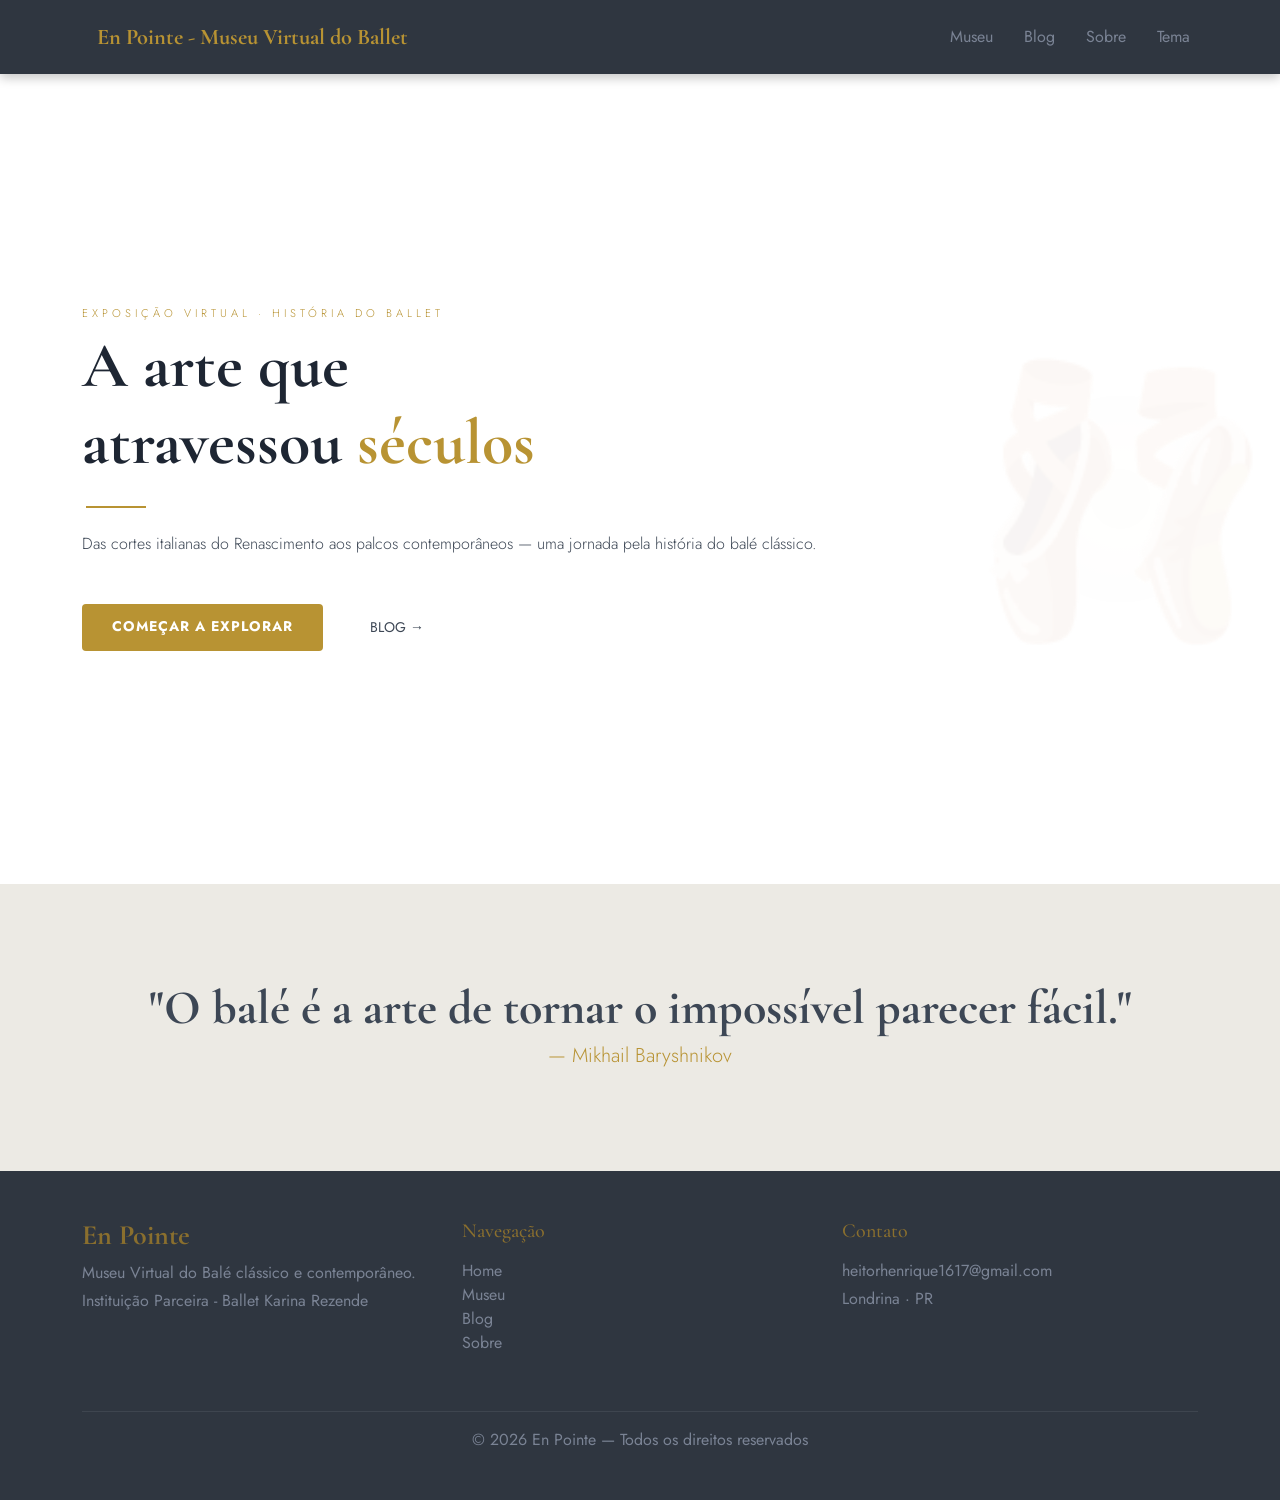
<file: index.html>
<!DOCTYPE html>
<html lang="pt-br">
<head>
    <meta charset="UTF-8">
    <meta name="viewport" content="width=device-width, initial-scale=1.0">
    
    <!-- SEO Básico -->
    <title>En Pointe - Museu Virtual do Ballet</title>
    <meta name="description" content="En Pointe — Museu Virtual do Ballet. Das cortes italianas aos palcos contemporâneos, explore a história da dança clássica.">
    <meta name="author" content="Heitor Henrique">
    
    <!-- Favicon -->
    <link rel="icon" href="./images/logo.ico" type="image/x-icon">

    <!-- Otimização de Performance (Google Fonts) -->
    <link rel="preconnect" href="https://fonts.googleapis.com">
    <link rel="preconnect" href="https://fonts.gstatic.com" crossorigin>
    <link href="https://fonts.googleapis.com/css2?family=Cormorant+Garamond:wght@300;400;600&family=Jost:wght@400;500&display=swap" rel="stylesheet">
    
    <link href="https://cdn.jsdelivr.net/npm/bootstrap@5.3.0/dist/css/bootstrap.min.css" rel="stylesheet">
    <link rel="stylesheet" href="global.css">
    <link rel="stylesheet" href="style.css">
</head>
<body>
    <!-- Menu -->
    <nav class="navbar navbar-expand-lg navbar-dark navbar-custom">
        <div class="container">
            <a class="navbar-brand" href="index.html">
            En Pointe - Museu Virtual do Ballet
            </a>

            <button class="navbar-toggler" type="button" data-bs-toggle="collapse" data-bs-target="#menu">
                <span class="navbar-toggler-icon"></span>
            </button>

            <div class="collapse navbar-collapse" id="menu">
                <div class="navbar-nav ms-auto">
                    <a class="nav-link" href="museu.html">Museu</a>
                    <a class="nav-link" href="blog.html">Blog</a>
                    <a class="nav-link" href="sobre.html">Sobre</a>
                    <a id="theme-toggle" class="nav-link" href="#" role="button">Tema</a>
                </div>
            </div>
        </div>
    </nav>
    
    <main>
        <!-- seção home -->
        <section id="home" class="py-5 bg-custom text-white text-start d-flex align-items-center">
            <div class="container py-5">

                <div class="end-0 emoji-fundo">
                 🩰
                </div>

                <!-- Subtítulo decorativo com espaçamento entre letras -->
                <p class="deco text-uppercase mb-2 display-6">exposição virtual · história do ballet</p>
                
                <!-- Título principal com fonte de impacto -->
                <h1 class="titulo-principal display-3 fw-bold mb-4">A arte que <br> atravessou <span class="texto-dourado">séculos</span></h1>
              
                <!-- Linha decorativa elegante -->
                <hr class="mx-auto ms-1 my-4 linha" style="width: 60px; border-top: 2px solid #C9A84C;">

                <!-- Texto lead (introdução) -->
                <p class="texto-principal lead text-start mb-5 fs-6 mx-auto">
                    Das cortes italianas do Renascimento aos palcos contemporâneos — uma jornada pela história do balé clássico.
                </p>

                <!-- Container de botões -->
                <div class="d-flex justify-content-start gap-3 container-botoes">
                    <a href="museu.html" class="btn btn-explore btn-sm">COMEÇAR A EXPLORAR</a>
                    <a href="blog.html" class="btn btn-blog-link btn-sm">BLOG &rarr;</a>
                </div>
            </div>
        </section>

        <!-- seção frase-destaque -->
        <section id="frase-destaque" class="py-5 bg-custom-destaque text-start d-flex align-items-center">
            <div class="container py-5">

            <h1 class="destaque display-5 text-center fw-bold mb-1">"O balé é a arte de tornar o impossível parecer fácil."</h1>
            <p class="texto-destaque lead text-center mb-1 fs-5 mx-auto">— Mikhail Baryshnikov</p>

            </div>
        </section>
    </main>

    <!-- Rodapé -->
    <footer class="bg-footer text-light py-5">
        <div class="container">
            <div class="row">
                <div class="col-lg-4 mb-4">
                    <h3 class="fw-bold titulo-footer">En Pointe</h3>
                    <p class="text-secondary-custom mb-1">Museu Virtual do Balé clássico e contemporâneo.</p>
                    <a href="https://www.karinarezende.com.br/" class="text-decoration-none text-secondary-custom ">Instituição Parceira - Ballet Karina Rezende</a>
                </div>

                <div class="col-lg-4 mb-4">
                    <h5 class="mb-3 titulo-footer">Navegação</h5>
                    <ul class="list-unstyled">
                        <li><a href="index.html" class="text-decoration-none text-secondary-custom">Home</a></li>
                        <li><a href="museu.html" class="text-decoration-none text-secondary-custom">Museu</a></li> 
                        <li><a href="blog.html" class="text-decoration-none text-secondary-custom">Blog</a></li>
                        <li><a href="sobre.html" class="text-decoration-none text-secondary-custom">Sobre</a></li>
                    </ul>
                </div>

                <!-- Contato -->
                <div class="col-lg-4 mb-4">
                    <h5 class="mb-3 titulo-footer">Contato</h5>
                    <p class="text-secondary-custom mb-1">heitorhenrique1617@gmail.com</p>
                    <p class="text-secondary-custom">Londrina · PR</p>
                </div>
            </div>

            <hr class="border-secondary">
            <div class="text-center text-secondary-custom">
                © 2026 En Pointe — Todos os direitos reservados
            </div>
        </div>
    </footer>

    <script src="https://cdn.jsdelivr.net/npm/bootstrap@5.3.0/dist/js/bootstrap.bundle.min.js"></script>

    <script>

document.addEventListener("DOMContentLoaded", function () {
    const themeToggleBtn = document.getElementById('theme-toggle');
    
    // 1. Verifica se já existe um tema salvo para ESTA ABA (sessão)
    let currentSessionTheme = sessionStorage.getItem('theme-session');
    
    // 2. Se não houver nada salvo, detecta o padrão do dispositivo
    if (!currentSessionTheme) {
        const prefersLight = window.matchMedia('(prefers-color-scheme: light)').matches;
        currentSessionTheme = prefersLight ? 'light' : 'dark';
    }
    
    // 3. Aplica o tema imediatamente
    document.documentElement.setAttribute('data-theme', currentSessionTheme);

    // 4. Se o usuário já tiver clicado antes nesta sessão, ajusta o texto para "Claro" ou "Escuro"
    if (sessionStorage.getItem('theme-session') && themeToggleBtn) {
        themeToggleBtn.textContent = currentSessionTheme === 'dark' ? 'Escuro' : 'Claro';
    }

    // 5. Escuta o clique para alternar o tema e o texto
    if (themeToggleBtn) {
        themeToggleBtn.addEventListener('click', (e) => {
            e.preventDefault(); // Evita que o href="#" mude a URL ou role a tela
            
            const currentTheme = document.documentElement.getAttribute('data-theme');
            let newTheme = currentTheme === 'dark' ? 'light' : 'dark';
            
            // Aplica o novo tema e salva na sessão da aba
            document.documentElement.setAttribute('data-theme', newTheme);
            sessionStorage.setItem('theme-session', newTheme);
            
            // Muda o texto conforme o tema ativado
            themeToggleBtn.textContent = newTheme === 'dark' ? 'Escuro' : 'Claro';
        });
    }
});

    </script>



</body>
</html>
</file>
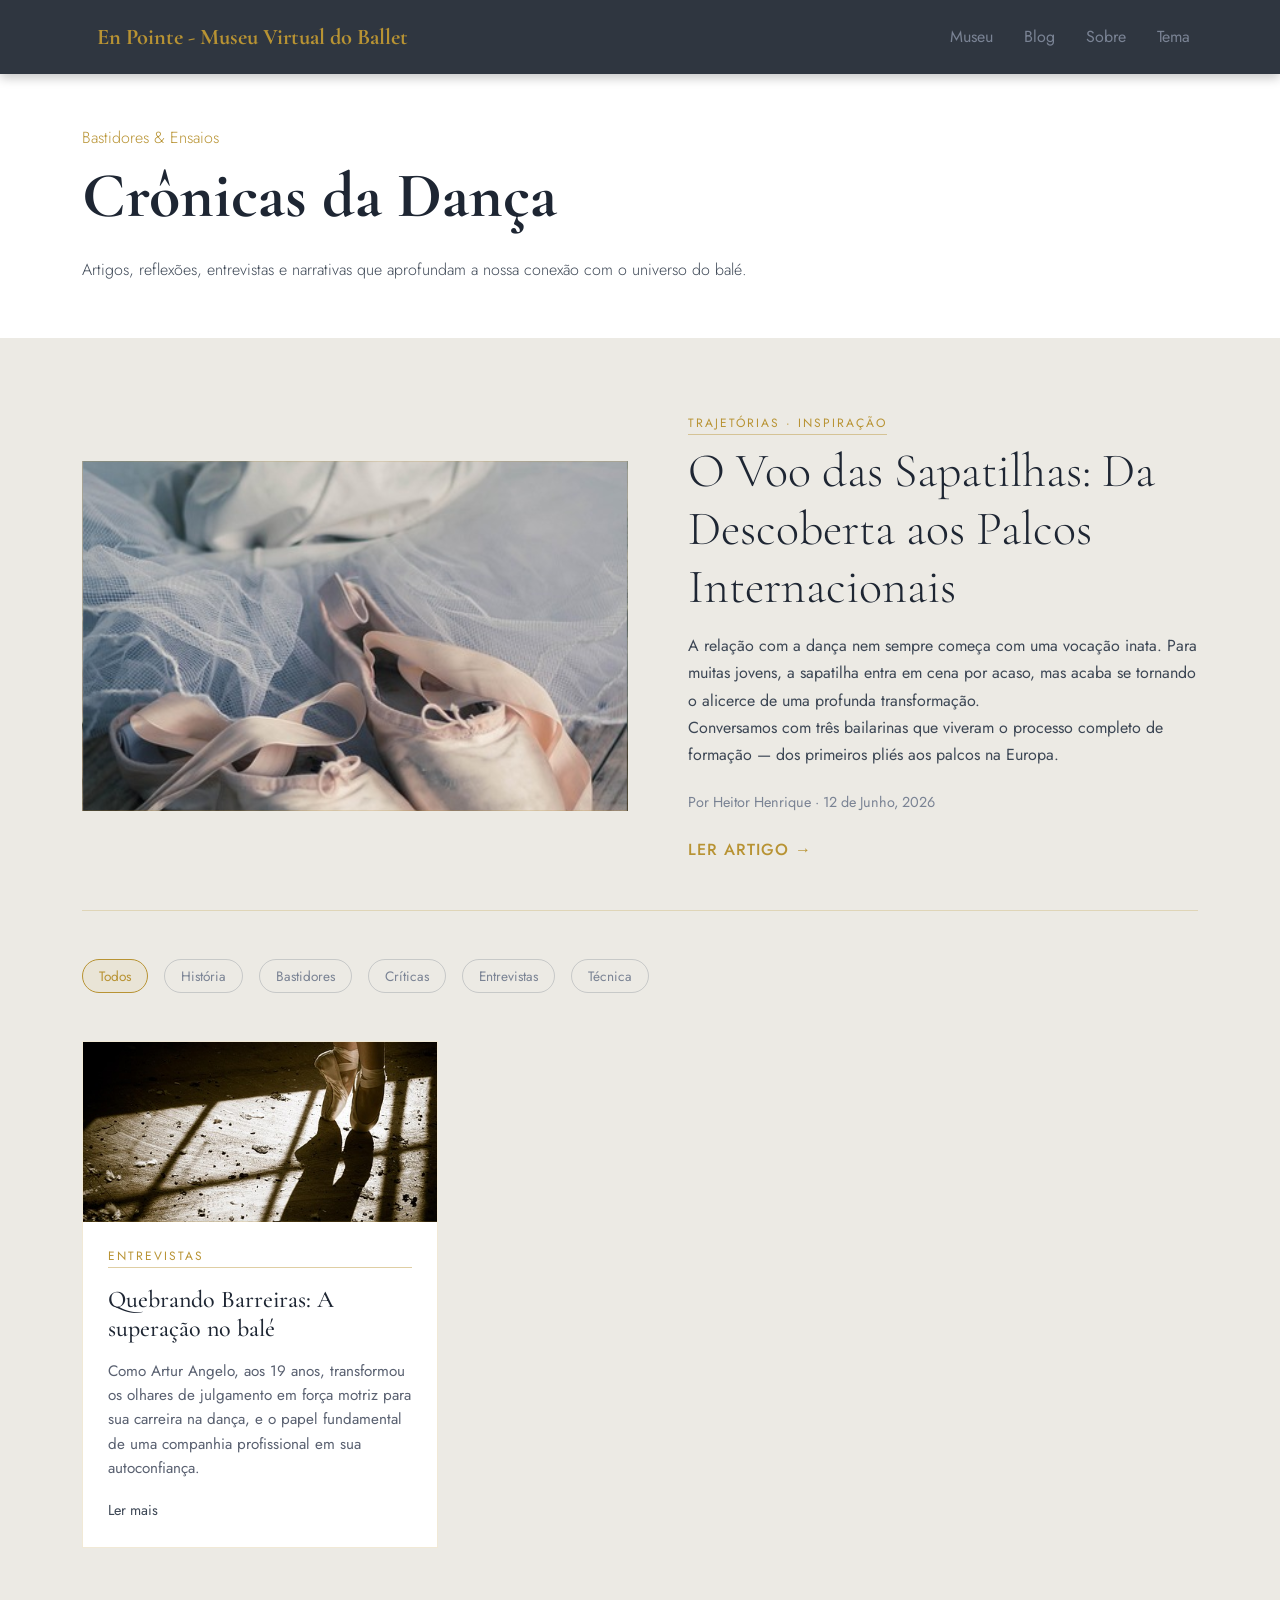
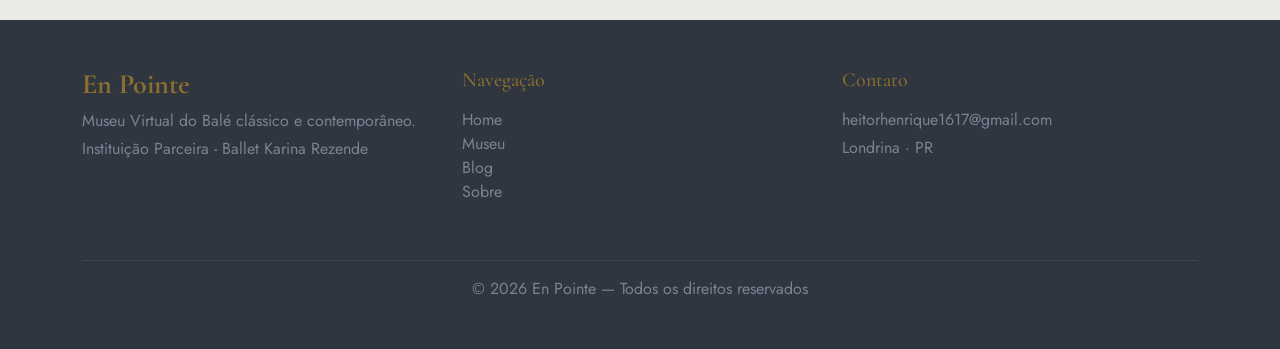
<file: blog.html>
<!DOCTYPE html>
<html lang="pt-br">
<head>
    <meta charset="UTF-8">
    <meta name="viewport" content="width=device-width, initial-scale=1.0">
    
    <!-- SEO Básico -->
    <title>En Pointe - Blog</title>
    <meta name="description" content="Crônicas da dança: artigos, reflexões e entrevistas exclusivas com bailarinas brasileiras que construíram carreira no exterior.">
    <meta name="author" content="Heitor Henrique">
    
    <!-- Favicon -->
    <link rel="icon" href="./images/logo.ico" type="image/x-icon">

    <!-- Otimização de Performance -->
    <link rel="preconnect" href="https://fonts.googleapis.com">
    <link rel="preconnect" href="https://fonts.gstatic.com" crossorigin>
    <link href="https://fonts.googleapis.com/css2?family=Cormorant+Garamond:wght@300;400;600&family=Jost:wght@400;500&display=swap" rel="stylesheet">
    
    <link href="https://cdn.jsdelivr.net/npm/bootstrap@5.3.0/dist/css/bootstrap.min.css" rel="stylesheet">
    <link rel="stylesheet" href="global.css">
    <link rel="stylesheet" href="blog-style.css">
</head>
<body>

    <!-- Menu -->
    <nav class="navbar navbar-expand-lg navbar-dark navbar-custom">
        <div class="container">
            <a class="navbar-brand" href="index.html">En Pointe - Museu Virtual do Ballet</a>
            <button class="navbar-toggler" type="button" data-bs-toggle="collapse" data-bs-target="#menu">
                <span class="navbar-toggler-icon"></span>
            </button>
            <div class="collapse navbar-collapse" id="menu">
                <div class="navbar-nav ms-auto">
                    <a class="nav-link" href="museu.html">Museu</a>
                    <a class="nav-link" href="blog.html">Blog</a>
                    <a class="nav-link" href="sobre.html">Sobre</a>
                    <a id="theme-toggle" class="nav-link" href="#" role="button">Tema</a>
                </div>
            </div>
        </div>
    </nav>

    <main>
        <!-- Blog -->
        <section id="blog-intro" class="py-5 bg-blog-introducao text-start d-flex align-items-center">
            <div class="container py-1">
                <p class="texto-introducao lead text-start mb-2 fs-6 mx-auto">Bastidores & Ensaios</p>
                <h1 class="titulo-introducao display-3 fw-bold mb-4">Crônicas da Dança</h1>
                <p class="texto-principal lead text-start mb-1 fs-6 mx-auto">Artigos, reflexões, entrevistas e narrativas que aprofundam a nossa conexão com o universo do balé.</p>
            </div>
        </section>

        <section id="blog-conteudo" class="py-5 bg-blog-principal">
            <div class="container py-4">
                
                <div class="row mb-5 g-4 align-items-center animar-scroll">
                    <div class="col-lg-6">
                        <div class="img-destaque-placeholder d-flex align-items-center justify-content-center" style="background-image: url('./images/sapatilha.jpg'); background-size: cover; background-position: center;">
                        </div>
                    </div>
                    <!-- Destaque -->
                    <div class="col-lg-6 ps-lg-5">
                        <span class="blog-tag text-uppercase mb-2 d-inline-block">Trajetórias &middot; Inspiração</span>
                        <h2 class="titulo-artigo-destaque display-5 mb-3">O Voo das Sapatilhas: Da Descoberta aos Palcos Internacionais</h2>
                        <p class="desc-texto mb-4">A relação com a dança nem sempre começa com uma vocação inata. Para muitas jovens, a sapatilha entra em cena por acaso, mas acaba se tornando o alicerce de uma profunda transformação. <br> Conversamos com três bailarinas que viveram o processo completo de formação — dos primeiros pliés aos palcos na Europa.</p>
                        <div class="meta-texto mb-4">Por Heitor Henrique &middot; 12 de Junho, 2026</div>
                        <a href="post1.html" class="btn-ler-mais">LER ARTIGO &rarr;</a>
                    </div>
                </div>

                <hr class="border-gold my-5 opacity-25">

                <!-- Categorias -->
                <div class="d-flex gap-3 flex-wrap mb-5 animar-scroll" id="filtros-container">
                    <a href="#" class="filtro-tag ativo" data-filter="todos">Todos</a>
                    <a href="#" class="filtro-tag" data-filter="historia">História</a>
                    <a href="#" class="filtro-tag" data-filter="bastidores">Bastidores</a>
                    <a href="#" class="filtro-tag" data-filter="criticas">Críticas</a>
                    <a href="#" class="filtro-tag" data-filter="entrevistas">Entrevistas</a>
                    <a href="#" class="filtro-tag" data-filter="tecnica">Técnica</a> 
                </div>

                <div class="row g-4" id="grid-artigos">
                    
                    <!-- Blogs Secundário -->
                    <div class="col-md-4 animar-scroll item-artigo" data-category="entrevistas">
                        <div class="blog-card">
                            <div class="card-img-placeholder d-flex align-items-center justify-content-center" style="background-image: url('./images/ballet.jpg'); background-size: cover; background-position: center;">
                            </div>
                            <div class="card-corpo">
                                <span class="blog-tag text-uppercase mb-2 d-inline-block">Entrevistas</span>
                                <h3 class="titulo-card-artigo">Quebrando Barreiras: A superação no balé</h3>
                                <p class="texto-card-artigo">Como Artur Angelo, aos 19 anos, transformou os olhares de julgamento em força motriz para sua carreira na dança, e o papel fundamental de uma companhia profissional em sua autoconfiança.</p>
                                <a href="post2.html" class="btn-ler-mais-card">Ler mais</a>
                            </div>
                        </div>
                    </div>

                </div>
            </div>
        </section>
    </main>

    <!-- Rodapé -->
    <footer class="bg-footer text-light py-5">
        <div class="container">
            <div class="row">
                <div class="col-lg-4 mb-4">
                    <h3 class="fw-bold titulo-footer">En Pointe</h3>
                    <p class="text-secondary-custom mb-1">Museu Virtual do Balé clássico e contemporâneo.</p>
                    <a href="https://www.karinarezende.com.br/" class="text-decoration-none text-secondary-custom">Instituição Parceira - Ballet Karina Rezende</a>
                </div>
                <div class="col-lg-4 mb-4">
                    <h5 class="mb-3 titulo-footer">Navegação</h5>
                    <ul class="list-unstyled">
                        <li><a href="index.html" class="text-decoration-none text-secondary-custom">Home</a></li>
                        <li><a href="museu.html" class="text-decoration-none text-secondary-custom">Museu</a></li>
                        <li><a href="blog.html" class="text-decoration-none text-secondary-custom">Blog</a></li>
                        <li><a href="sobre.html" class="text-decoration-none text-secondary-custom">Sobre</a></li>
                    </ul>
                </div>
                <div class="col-lg-4 mb-4">
                    <h5 class="mb-3 titulo-footer">Contato</h5>
                    <p class="text-secondary-custom mb-1">heitorhenrique1617@gmail.com</p>
                    <p class="text-secondary-custom">Londrina &middot; PR</p>
                </div>
            </div>
            <hr class="border-secondary">
            <div class="text-center text-secondary-custom">
                &copy; 2026 En Pointe &mdash; Todos os direitos reservados
            </div>
        </div>
    </footer>

    <script src="https://cdn.jsdelivr.net/npm/bootstrap@5.3.0/dist/js/bootstrap.bundle.min.js"></script>
    <script>
    document.addEventListener("DOMContentLoaded", function () {
        // ---  Sistema de Animação de Scroll ---
        const observador = new IntersectionObserver((entradas) => {
            entradas.forEach((entrada) => {
                if (entrada.isIntersecting) {
                    entrada.target.classList.add("ativo");
                    observador.unobserve(entrada.target);
                }
            });
        }, {
            threshold: 0.1,
            rootMargin: "0px 0px -40px 0px"
        });

        document.querySelectorAll(".animar-scroll").forEach((elemento) => {
            observador.observe(elemento);
        });

        // --- Sistema de Filtro de Categorias ---
        const filtros = document.querySelectorAll('.filtro-tag');
        const artigos = document.querySelectorAll('.item-artigo');

        filtros.forEach(filtro => {
            filtro.addEventListener('click', function(e) {
                e.preventDefault();

                // Remove a classe 'ativo' de todos os filtros e adiciona apenas no que foi clicado
                filtros.forEach(f => f.classList.remove('ativo'));
                this.classList.add('ativo');

                // Pega o valor da categoria escolhida
                const categoriaSelecionada = this.getAttribute('data-filter');

                // Percorre todos os artigos
                artigos.forEach(artigo => {
                    const categoriaArtigo = artigo.getAttribute('data-category');

                    // Se escolheu 'todos' ou a categoria do artigo bate com a escolhida, mostra o artigo
                    if (categoriaSelecionada === 'todos' || categoriaSelecionada === categoriaArtigo) {
                        artigo.classList.remove('d-none');
                        
                        // Pequeno truque para forçar a animação rodar novamente se o item já estava carregado
                        setTimeout(() => {
                            artigo.classList.add('ativo');
                        }, 50);
                    } else {
                        // Se não for da categoria, esconde o artigo com a classe d-none do Bootstrap
                        artigo.classList.add('d-none');
                        artigo.classList.remove('ativo');
                    }
                });
            });
        });
    });


document.addEventListener("DOMContentLoaded", function () {
    const themeToggleBtn = document.getElementById('theme-toggle');
    

    let currentSessionTheme = sessionStorage.getItem('theme-session');
    

    if (!currentSessionTheme) {
        const prefersLight = window.matchMedia('(prefers-color-scheme: light)').matches;
        currentSessionTheme = prefersLight ? 'light' : 'dark';
    }
    
    document.documentElement.setAttribute('data-theme', currentSessionTheme);

    if (sessionStorage.getItem('theme-session') && themeToggleBtn) {
        themeToggleBtn.textContent = currentSessionTheme === 'dark' ? 'Escuro' : 'Claro';
    }

    if (themeToggleBtn) {
        themeToggleBtn.addEventListener('click', (e) => {
            e.preventDefault(); 
            
            const currentTheme = document.documentElement.getAttribute('data-theme');
            let newTheme = currentTheme === 'dark' ? 'light' : 'dark';
            
            document.documentElement.setAttribute('data-theme', newTheme);
            sessionStorage.setItem('theme-session', newTheme);
            
            themeToggleBtn.textContent = newTheme === 'dark' ? 'Escuro' : 'Claro';
        });
    }
});


    </script>
</body>
</html>
</file>
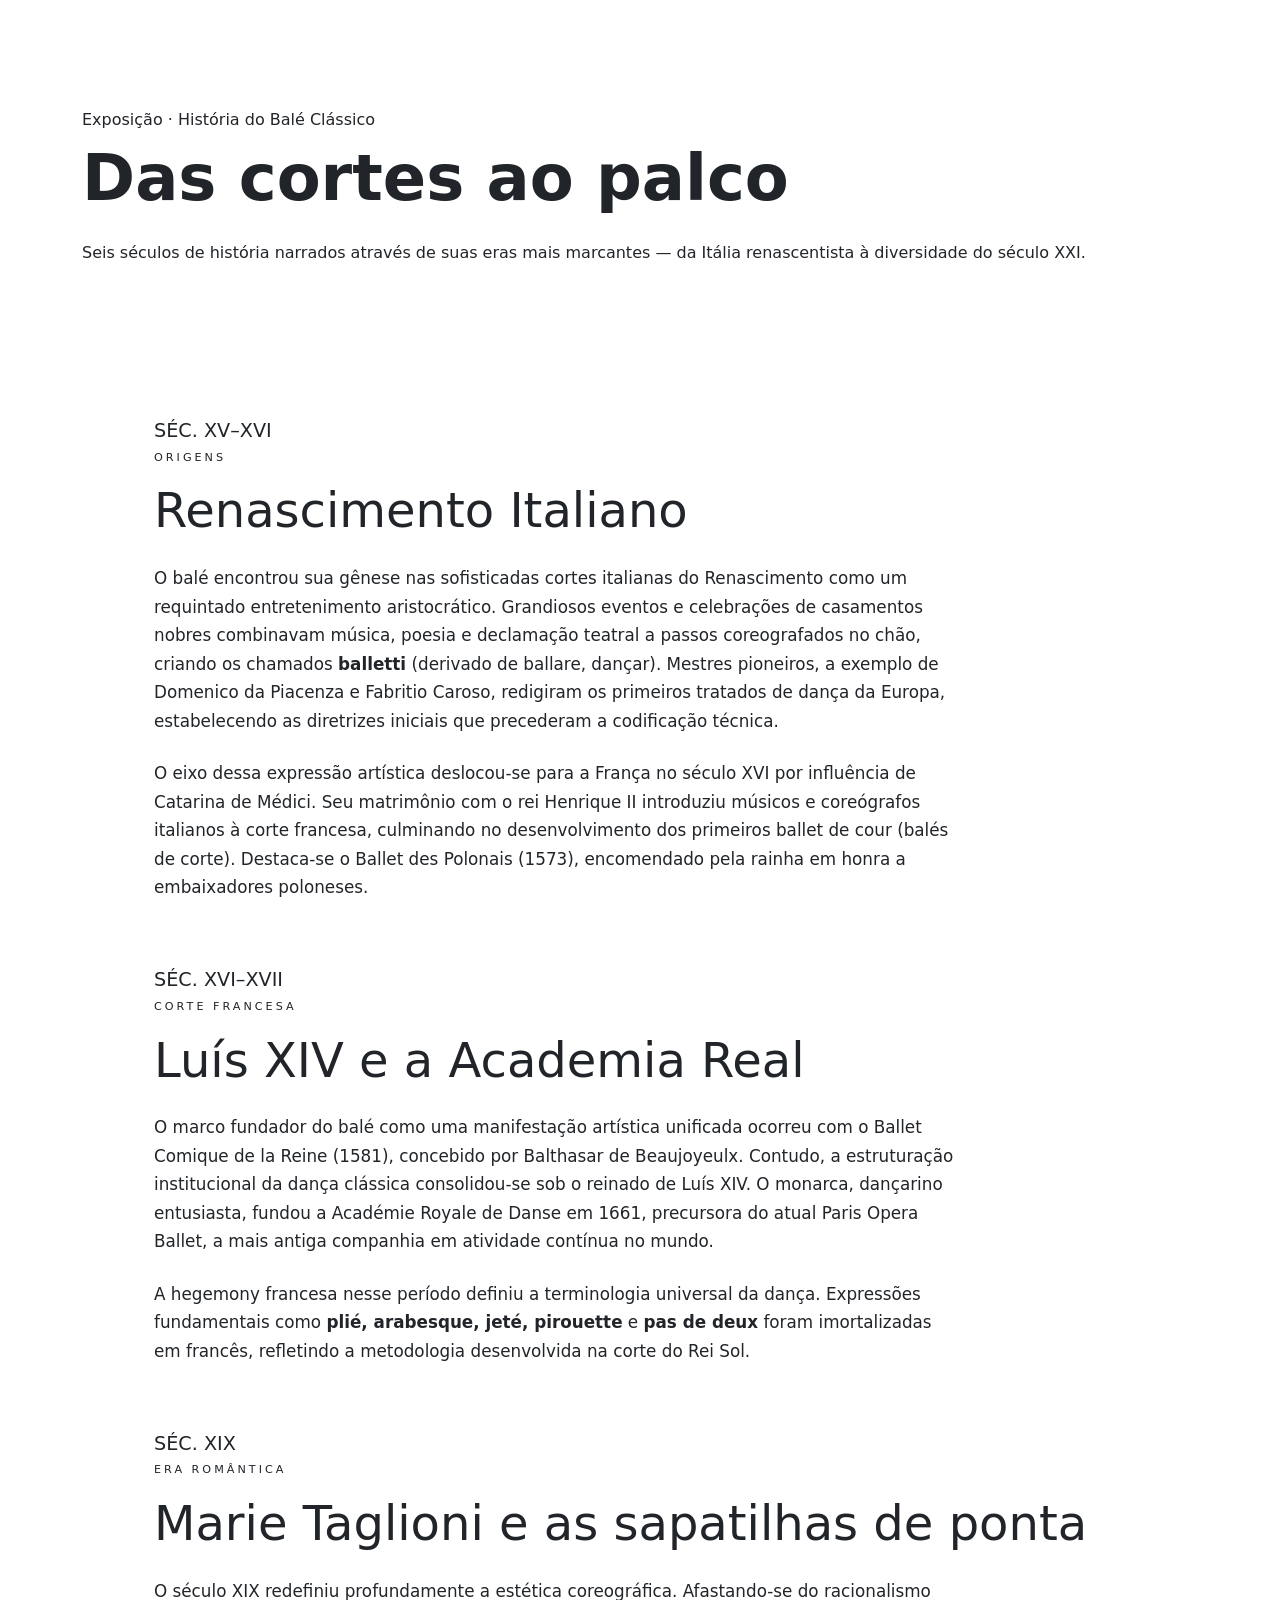
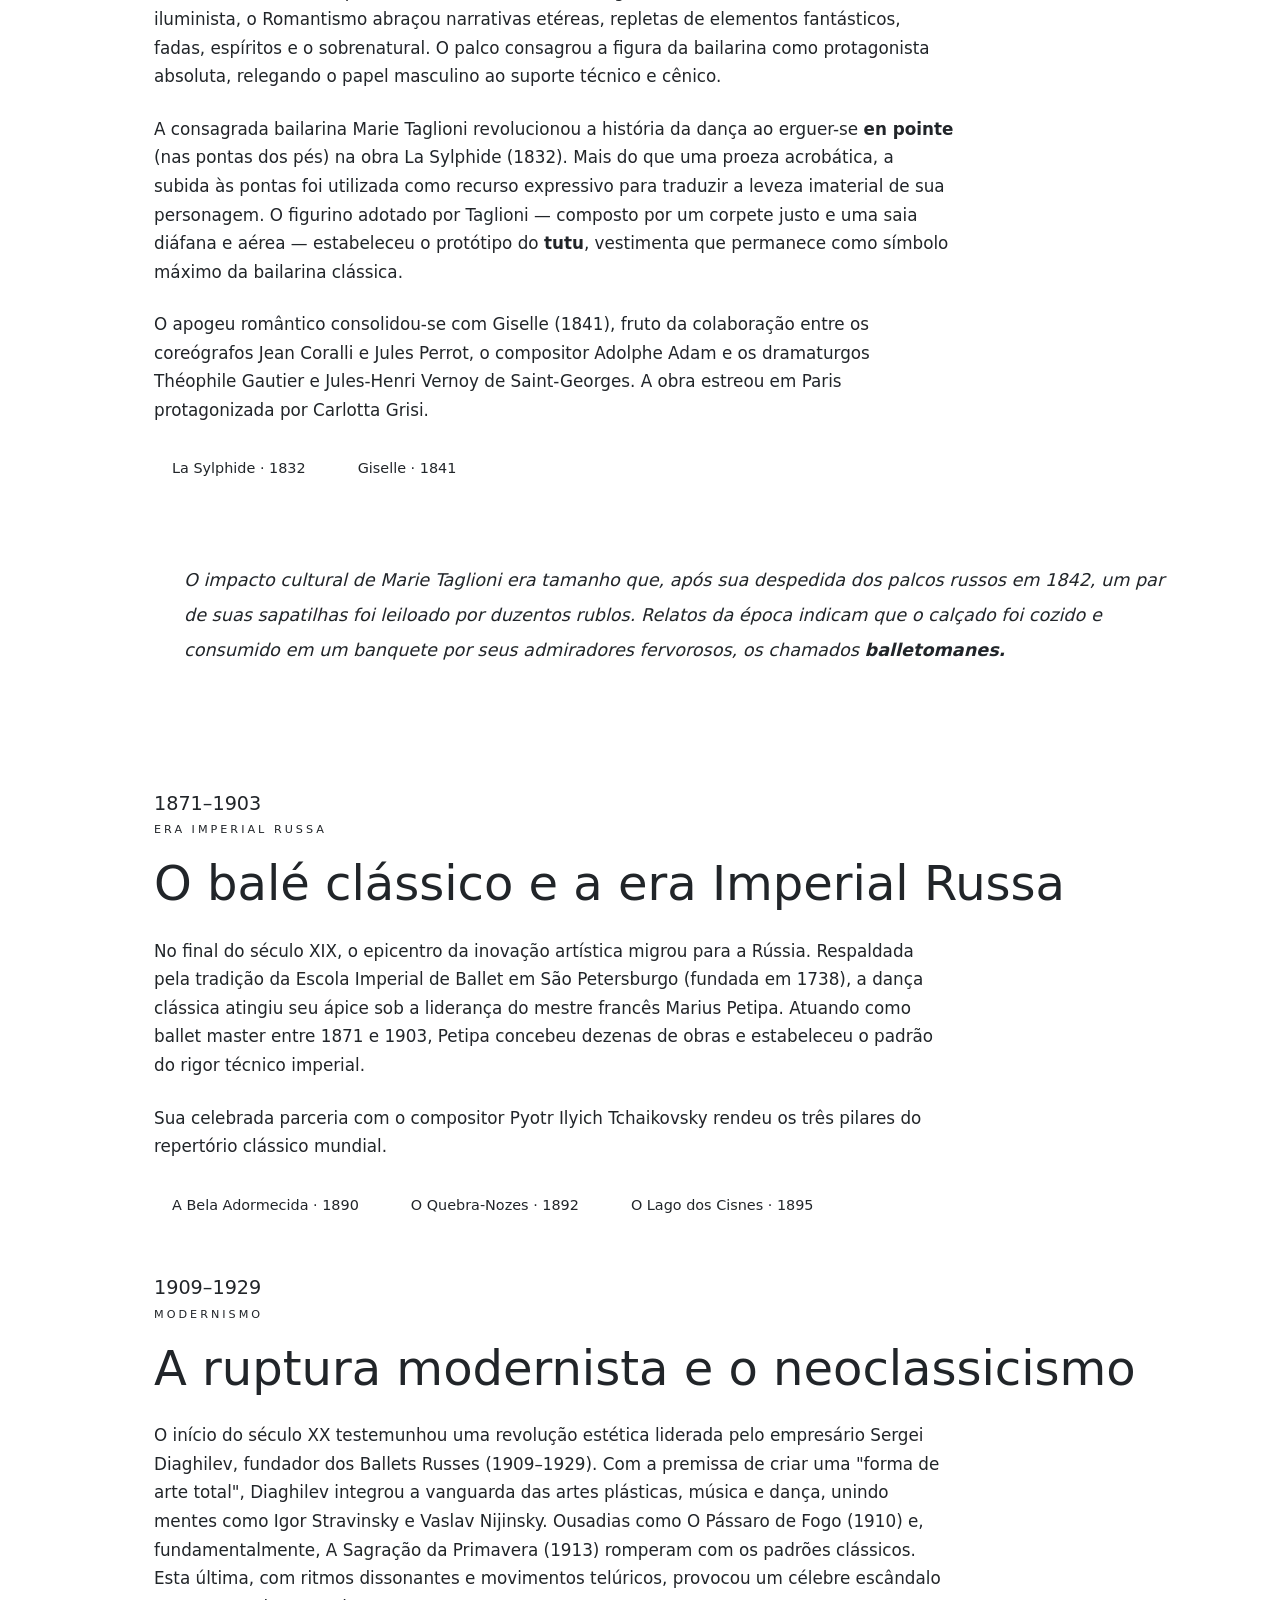
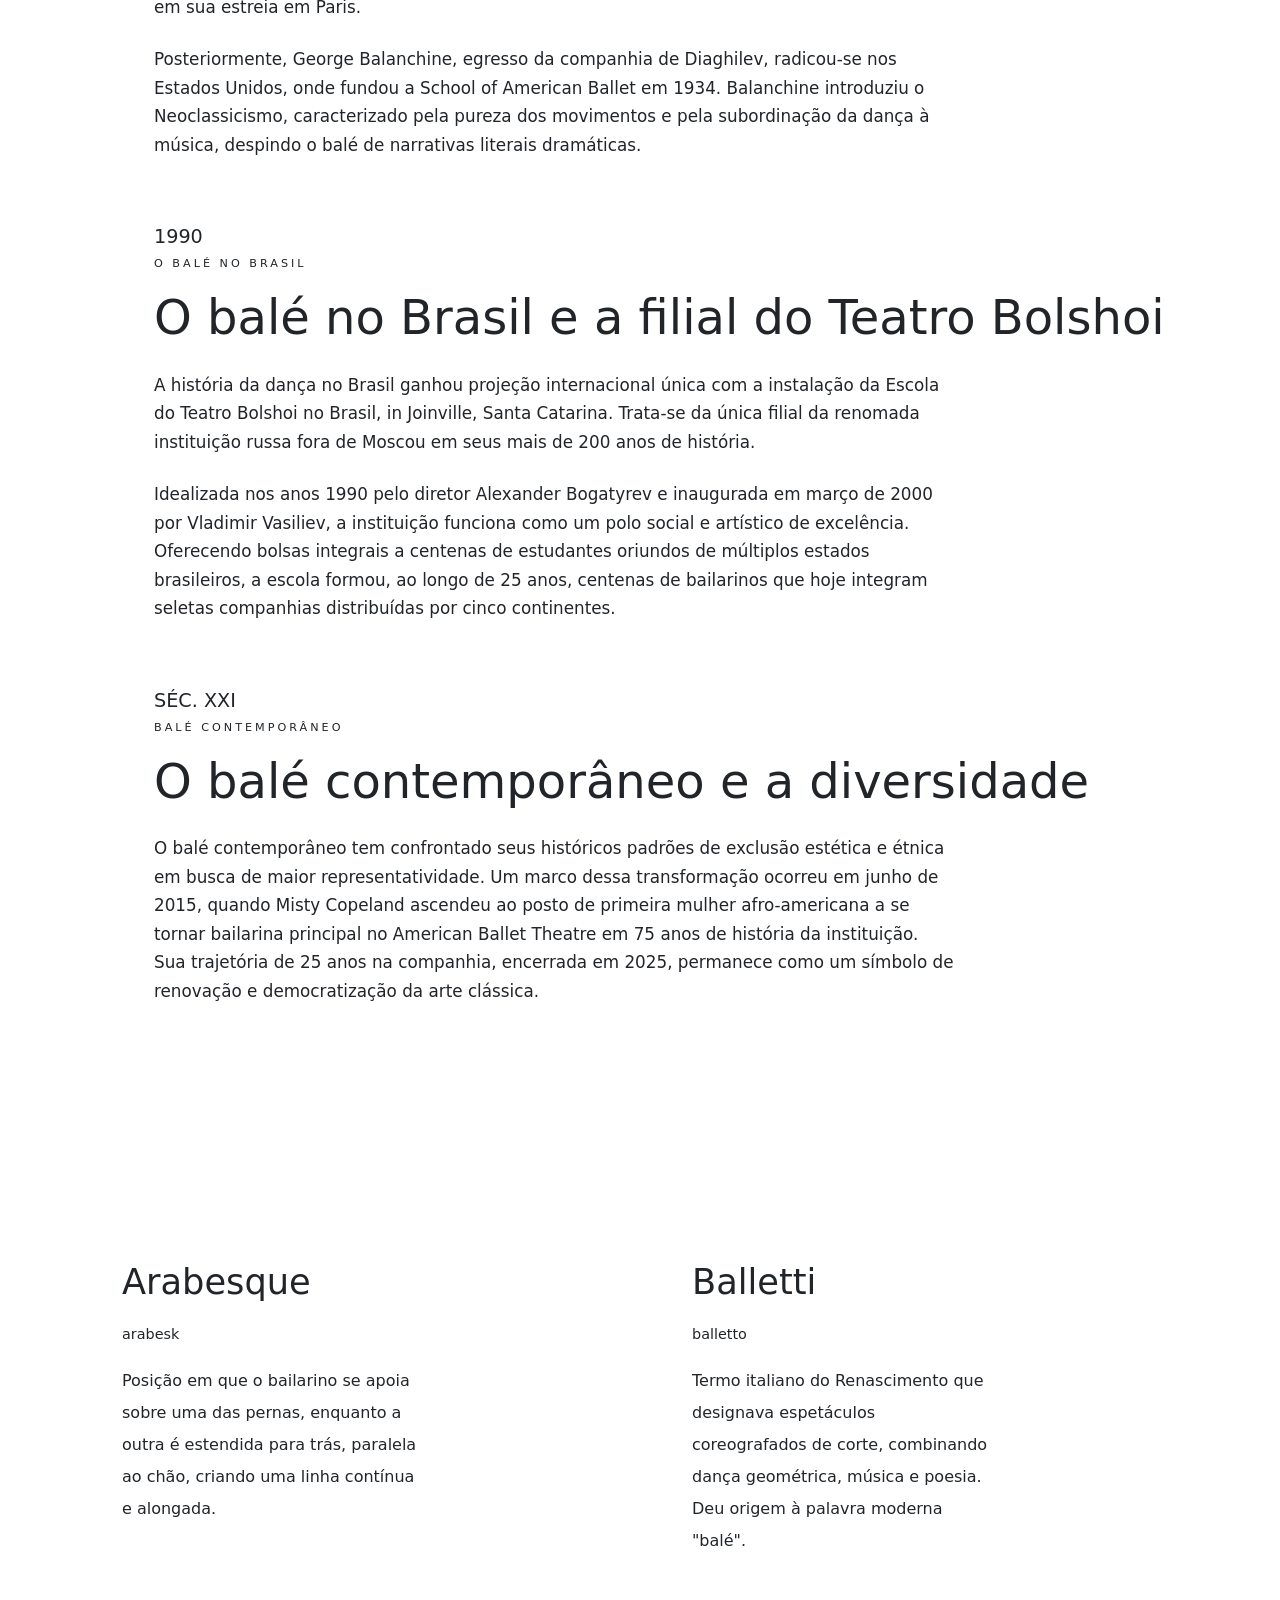
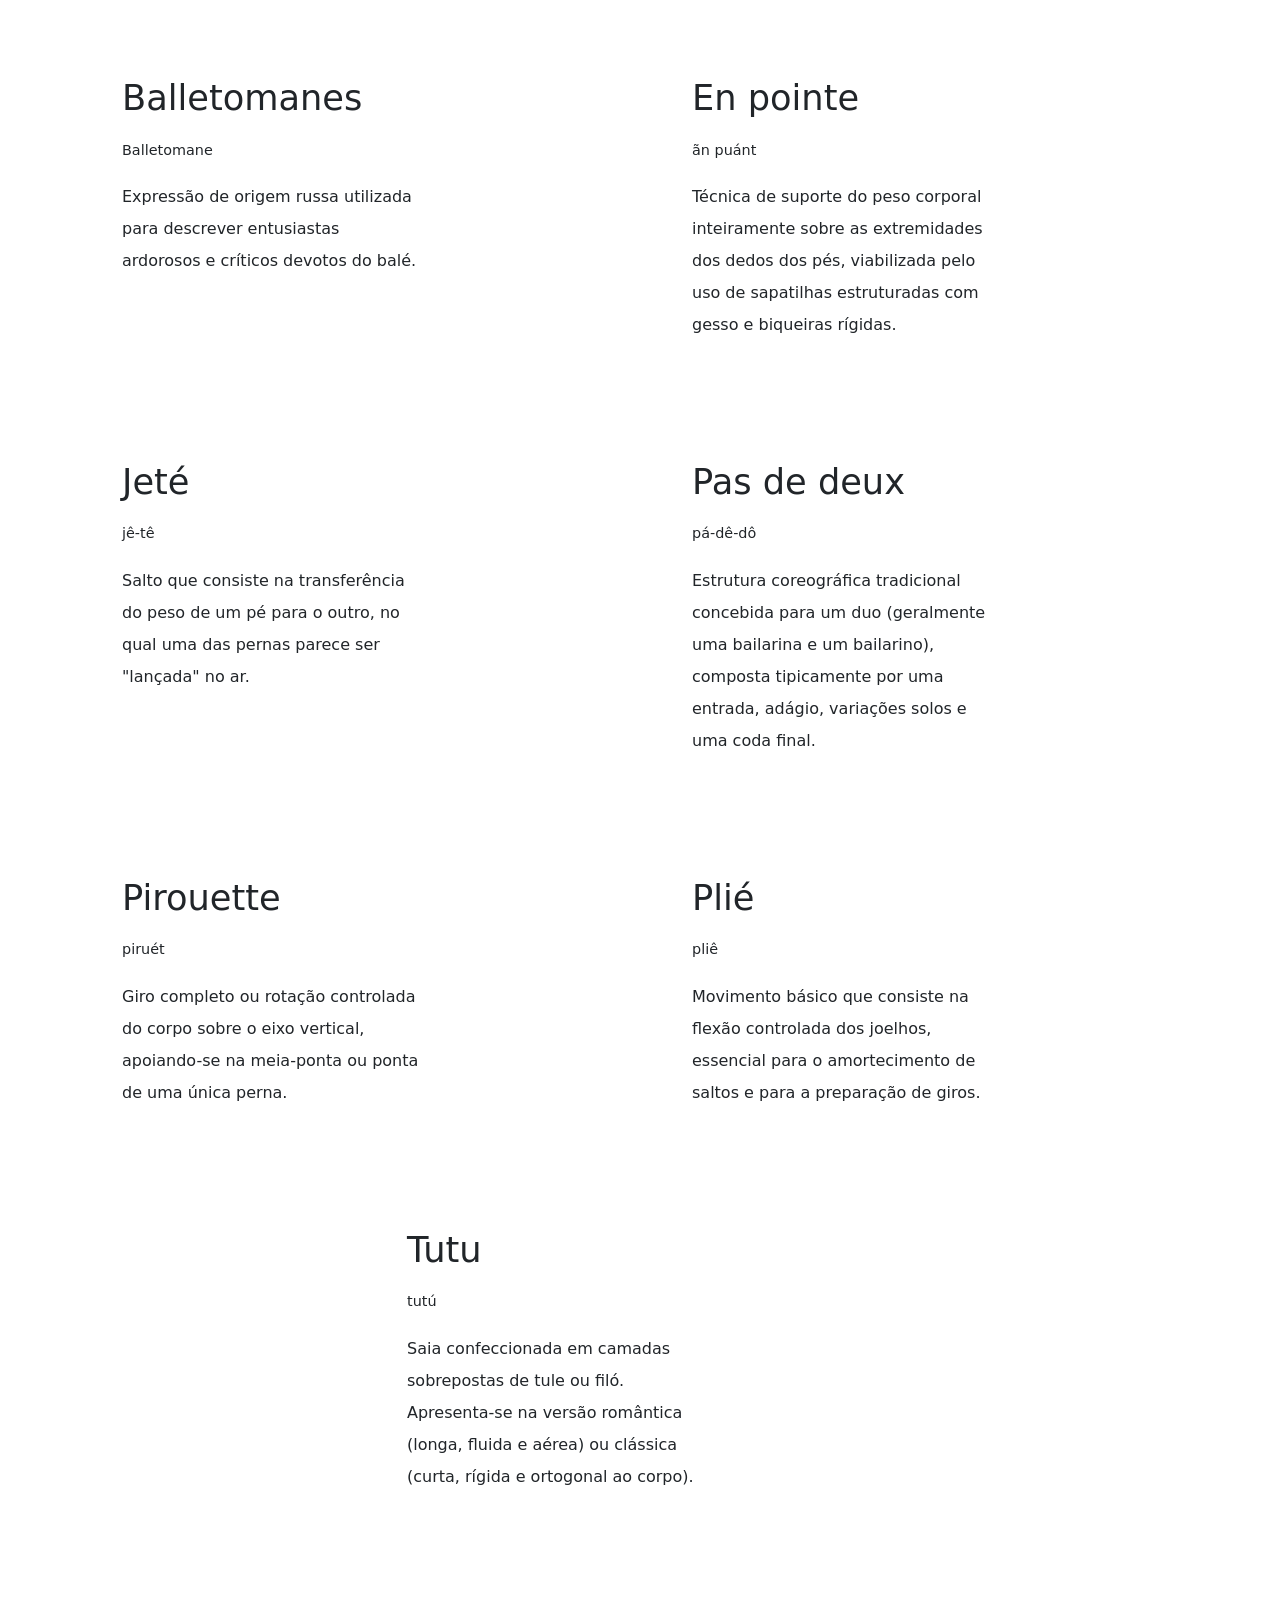
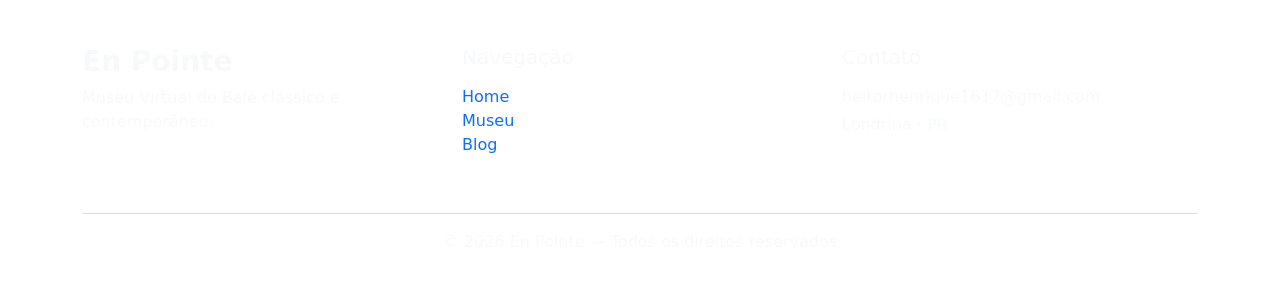
<file: Museu.html>
<!DOCTYPE html>
<html lang="pt-br">
<head>
    <meta charset="UTF-8">
    <meta name="viewport" content="width=device-width, initial-scale=1.0">
    <title>En Pointe - Museu Virtual</title>
    <link href="https://cdn.jsdelivr.net/npm/bootstrap@5.3.0/dist/css/bootstrap.min.css" rel="stylesheet">
    <link href="https://fonts.googleapis.com/css2?family=Cormorant+Garamond:wght@300;400;600&family=Jost:wght@400;500&display=swap" rel="stylesheet">
    <link rel="stylesheet" href="museu-style.css">
</head>
<body>

    <nav class="navbar navbar-expand-lg navbar-dark navbar-custom">
        <div class="container">
            <a class="navbar-brand" href="index.html">
                En Pointe - Museu Virtual do Balé
            </a>

            <button class="navbar-toggler" type="button" data-bs-toggle="collapse" data-bs-target="#menu">
                <span class="navbar-toggler-icon"></span>
            </button>

            <div class="collapse navbar-collapse" id="menu">
                <div class="navbar-nav ms-auto">
                    <a class="nav-link" href="museu.html">Museu</a>
                    <a class="nav-link" href="blog.html">Blog</a>
                    <a class="nav-link" href="sobre.html">Sobre</a>
                </div>
            </div>
        </div>
    </nav>

    <section id="introducao" class="py-5 bg-custom-introducao text-start d-flex align-items-center">
        <div class="container py-1">
            <p class="texto-introducao lead text-start mb-2 fs-6 mx-auto">Exposição &middot; História do Balé Clássico</p>
            <h1 class="titulo-introducao display-3 fw-bold mb-4">Das cortes ao palco</h1>
            <p class="texto-principal lead text-start mb-1 fs-6 mx-auto">Seis séculos de história narrados através de suas eras mais marcantes — da Itália renascentista à diversidade do século XXI.</p>
        </div>
    </section>

    <section id="museu" class="py-5 bg-custom-museu text-start d-flex align-items-center">
        <div class="container py-5">
            
            <div class="row mb-5"> 
                <div class="col-auto position-relative d-flex justify-content-center align-items-start" style="width: 60px;">
                    <div class="timeline-bar animar-scroll"></div>
                    <div class="ponto-marcador animar-scroll"></div>
                </div>
                
                <div class="col ps-4">
                    <div class="mb-3 animar-scroll delay-1">
                        <span class="seculo-texto text-uppercase d-block">Séc. XV&ndash;XVI</span>
                        <span class="sub-texto text-uppercase d-block mt-1">Origens</span>
                    </div>
                    
                    <h2 class="titulo-periodo display-5 mb-4 animar-scroll delay-2">Renascimento Italiano</h2>
                    <p class="desc-texto mb-4 animar-scroll delay-3">O balé encontrou sua gênese nas sofisticadas cortes italianas do Renascimento como um requintado entretenimento aristocrático. Grandiosos eventos e celebrações de casamentos nobres combinavam música, poesia e declamação teatral a passos coreografados no chão, criando os chamados <strong>balletti</strong> (derivado de ballare, dançar). Mestres pioneiros, a exemplo de Domenico da Piacenza e Fabritio Caroso, redigiram os primeiros tratados de dança da Europa, estabelecendo as diretrizes iniciais que precederam a codificação técnica.</p>
                    <p class="desc-texto animar-scroll delay-4">O eixo dessa expressão artística deslocou-se para a França no século XVI por influência de Catarina de Médici. Seu matrimônio com o rei Henrique II introduziu músicos e coreógrafos italianos à corte francesa, culminando no desenvolvimento dos primeiros ballet de cour (balés de corte). Destaca-se o Ballet des Polonais (1573), encomendado pela rainha em honra a embaixadores poloneses.</p>
                </div>
            </div>

            <div class="row mb-5"> 
                <div class="col-auto position-relative d-flex justify-content-center align-items-start" style="width: 60px;">
                    <div class="timeline-bar animar-scroll"></div>
                    <div class="ponto-marcador animar-scroll"></div>
                </div>
                
                <div class="col ps-4">
                    <div class="mb-3 animar-scroll delay-1">
                        <span class="seculo-texto text-uppercase d-block">Séc. XVI&ndash;XVII</span>
                        <span class="sub-texto text-uppercase d-block mt-1">Corte Francesa</span>
                    </div>
                    
                    <h2 class="titulo-periodo display-5 mb-4 animar-scroll delay-2">Luís XIV e a Academia Real</h2>
                    <p class="desc-texto mb-4 animar-scroll delay-3">O marco fundador do balé como uma manifestação artística unificada ocorreu com o Ballet Comique de la Reine (1581), concebido por Balthasar de Beaujoyeulx. Contudo, a estruturação institucional da dança clássica consolidou-se sob o reinado de Luís XIV. O monarca, dançarino entusiasta, fundou a Académie Royale de Danse em 1661, precursora do atual Paris Opera Ballet, a mais antiga companhia em atividade contínua no mundo.</p>
                    <p class="desc-texto animar-scroll delay-4">A hegemony francesa nesse período definiu a terminologia universal da dança. Expressões fundamentais como <strong>plié, arabesque, jeté, pirouette</strong> e <strong>pas de deux</strong> foram imortalizadas em francês, refletindo a metodologia desenvolvida na corte do Rei Sol.</p>
                </div>
            </div>

            <div class="row mb-5"> 
                <div class="col-auto position-relative d-flex justify-content-center align-items-start" style="width: 60px;">
                    <div class="timeline-bar animar-scroll"></div> 
                    <div class="ponto-marcador animar-scroll"></div>
                </div>
                
                <div class="col ps-4">
                    <div class="mb-3 animar-scroll delay-1">
                        <span class="seculo-texto text-uppercase d-block">Séc. XIX</span>
                        <span class="sub-texto text-uppercase d-block mt-1">Era Romântica</span>
                    </div>
                    
                    <h2 class="titulo-periodo display-5 mb-4 animar-scroll delay-2">Marie Taglioni e as sapatilhas de ponta</h2>
                    <p class="desc-texto mb-4 animar-scroll delay-3">O século XIX redefiniu profundamente a estética coreográfica. Afastando-se do racionalismo iluminista, o Romantismo abraçou narrativas etéreas, repletas de elementos fantásticos, fadas, espíritos e o sobrenatural. O palco consagrou a figura da bailarina como protagonista absoluta, relegando o papel masculino ao suporte técnico e cênico.</p>
                    <p class="desc-texto mb-4 animar-scroll delay-4">A consagrada bailarina Marie Taglioni revolucionou a história da dança ao erguer-se <strong>en pointe</strong> (nas pontas dos pés) na obra La Sylphide (1832). Mais do que uma proeza acrobática, a subida às pontas foi utilizada como recurso expressivo para traduzir a leveza imaterial de sua personagem. O figurino adotado por Taglioni — composto por um corpete justo e uma saia diáfana e aérea — estabeleceu o protótipo do <strong>tutu</strong>, vestimenta que permanece como símbolo máximo da bailarina clássica.</p>
                    <p class="desc-texto mb-4 animar-scroll delay-4">O apogeu romântico consolidou-se com Giselle (1841), fruto da colaboração entre os coreógrafos Jean Coralli e Jules Perrot, o compositor Adolphe Adam e os dramaturgos Théophile Gautier e Jules-Henri Vernoy de Saint-Georges. A obra estreou em Paris protagonizada por Carlotta Grisi.</p>

                    <div class="d-flex gap-3 flex-wrap mb-4 animar-scroll delay-4">
                        <span class="obra-tag">La Sylphide &middot; 1832</span>
                        <span class="obra-tag">Giselle &middot; 1841</span>
                    </div>

                    <div class="frase-destaque container my-5 animar-scroll delay-4">
                        <p class="mb-0">O impacto cultural de Marie Taglioni era tamanho que, após sua despedida dos palcos russos em 1842, um par de suas sapatilhas foi leiloado por duzentos rublos. Relatos da época indicam que o calçado foi cozido e consumido em um banquete por seus admiradores fervorosos, os chamados <strong>balletomanes.</strong></p>
                    </div>
                </div>
            </div>
            
            <div class="row mb-5"> 
                <div class="col-auto position-relative d-flex justify-content-center align-items-start" style="width: 60px;">
                    <div class="timeline-bar animar-scroll"></div> 
                    <div class="ponto-marcador animar-scroll"></div> 
                </div>
        
                <div class="col ps-4">
                    <div class="mb-3 animar-scroll delay-1">
                        <span class="seculo-texto text-uppercase d-block">1871&ndash;1903</span>
                        <span class="sub-texto text-uppercase d-block mt-1">Era Imperial Russa</span>
                    </div>
                    
                    <h2 class="titulo-periodo display-5 mb-4 animar-scroll delay-2">O balé clássico e a era Imperial Russa</h2>
                    <p class="desc-texto mb-4 animar-scroll delay-3">No final do século XIX, o epicentro da inovação artística migrou para a Rússia. Respaldada pela tradição da Escola Imperial de Ballet em São Petersburgo (fundada em 1738), a dança clássica atingiu seu ápice sob a liderança do mestre francês Marius Petipa. Atuando como ballet master entre 1871 e 1903, Petipa concebeu dezenas de obras e estabeleceu o padrão do rigor técnico imperial.</p>
                    <p class="desc-texto mb-4 animar-scroll delay-4">Sua celebrada parceria com o compositor Pyotr Ilyich Tchaikovsky rendeu os três pilares do repertório clássico mundial.</p>

                    <div class="d-flex gap-3 flex-wrap animar-scroll delay-4">
                        <span class="obra-tag">A Bela Adormecida &middot; 1890</span>
                        <span class="obra-tag">O Quebra-Nozes &middot; 1892</span>
                        <span class="obra-tag">O Lago dos Cisnes &middot; 1895</span>
                    </div>
                </div>
            </div>

            <div class="row mb-5"> 
                <div class="col-auto position-relative d-flex justify-content-center align-items-start" style="width: 60px;">
                    <div class="timeline-bar animar-scroll"></div> 
                    <div class="ponto-marcador animar-scroll"></div> 
                </div>
        
                <div class="col ps-4">
                    <div class="mb-3 animar-scroll delay-1">
                        <span class="seculo-texto text-uppercase d-block">1909&ndash;1929</span>
                        <span class="sub-texto text-uppercase d-block mt-1">Modernismo</span>
                    </div>
                    
                    <h2 class="titulo-periodo display-5 mb-4 animar-scroll delay-2">A ruptura modernista e o neoclassicismo</h2>
                    <p class="desc-texto mb-4 animar-scroll delay-3">O início do século XX testemunhou uma revolução estética liderada pelo empresário Sergei Diaghilev, fundador dos Ballets Russes (1909–1929). Com a premissa de criar uma "forma de arte total", Diaghilev integrou a vanguarda das artes plásticas, música e dança, unindo mentes como Igor Stravinsky e Vaslav Nijinsky. Ousadias como O Pássaro de Fogo (1910) e, fundamentalmente, A Sagração da Primavera (1913) romperam com os padrões clássicos. Esta última, com ritmos dissonantes e movimentos telúricos, provocou um célebre escândalo em sua estreia em Paris.</p>
                    <p class="desc-texto animar-scroll delay-4">Posteriormente, George Balanchine, egresso da companhia de Diaghilev, radicou-se nos Estados Unidos, onde fundou a School of American Ballet em 1934. Balanchine introduziu o Neoclassicismo, caracterizado pela pureza dos movimentos e pela subordinação da dança à música, despindo o balé de narrativas literais dramáticas.</p>
                </div>
            </div>
            
            <div class="row mb-5"> 
                <div class="col-auto position-relative d-flex justify-content-center align-items-start" style="width: 60px;">
                    <div class="timeline-bar animar-scroll"></div> 
                    <div class="ponto-marcador animar-scroll"></div> 
                </div>
        
                <div class="col ps-4">
                    <div class="mb-3 animar-scroll delay-1">
                        <span class="seculo-texto text-uppercase d-block">1990</span>
                        <span class="sub-texto text-uppercase d-block mt-1">O Balé no Brasil</span>
                    </div>
                    
                    <h2 class="titulo-periodo display-5 mb-4 animar-scroll delay-2">O balé no Brasil e a filial do Teatro Bolshoi</h2>
                    <p class="desc-texto mb-4 animar-scroll delay-3">A história da dança no Brasil ganhou projeção internacional única com a instalação da Escola do Teatro Bolshoi no Brasil, in Joinville, Santa Catarina. Trata-se da única filial da renomada instituição russa fora de Moscou em seus mais de 200 anos de história.</p>
                    <p class="desc-texto animar-scroll delay-4">Idealizada nos anos 1990 pelo diretor Alexander Bogatyrev e inaugurada em março de 2000 por Vladimir Vasiliev, a instituição funciona como um polo social e artístico de excelência. Oferecendo bolsas integrais a centenas de estudantes oriundos de múltiplos estados brasileiros, a escola formou, ao longo de 25 anos, centenas de bailarinos que hoje integram seletas companhias distribuídas por cinco continentes.</p>
                </div>
            </div>

            <div class="row mb-5"> 
                <div class="col-auto position-relative d-flex justify-content-center align-items-start" style="width: 60px;">
                    <div class="ponto-marcador animar-scroll"></div> 
                </div>
        
                <div class="col ps-4">
                    <div class="mb-3 animar-scroll delay-1">
                        <span class="seculo-texto text-uppercase d-block">Séc. XXI</span>
                        <span class="sub-texto text-uppercase d-block mt-1">Balé Contemporâneo</span>
                    </div>
                    
                    <h2 class="titulo-periodo display-5 mb-4 animar-scroll delay-2">O balé contemporâneo e a diversidade</h2>
                    <p class="desc-texto mb-4 animar-scroll delay-3">O balé contemporâneo tem confrontado seus históricos padrões de exclusão estética e étnica em busca de maior representatividade. Um marco dessa transformação ocorreu em junho de 2015, quando Misty Copeland ascendeu ao posto de primeira mulher afro-americana a se tornar bailarina principal no American Ballet Theatre em 75 anos de história da instituição. Sua trajetória de 25 anos na companhia, encerrada em 2025, permanece como um símbolo de renovação e democratização da arte clássica.</p>
                </div>
            </div>

        </div>
    </section>

    <section id="glossario" class="bg-custom-glossario">
        <div class="container py-5">
            <div class="row g-4"> <div class="col-md-6 animar-scroll">
                    <div class="movimento-card">
                        <h2 class="movimento-titulo">Arabesque</h2>
                        <p class="movimento-subtitulo">arabesk</p>
                        <p class="movimento-texto">Posição em que o bailarino se apoia sobre uma das pernas, enquanto a outra é estendida para trás, paralela ao chão, criando uma linha contínua e alongada.</p>
                    </div>
                </div>

                <div class="col-md-6 animar-scroll delay-1">
                    <div class="movimento-card">
                        <h2 class="movimento-titulo">Balletti</h2>
                        <p class="movimento-subtitulo">balletto</p>
                        <p class="movimento-texto">Termo italiano do Renascimento que designava espetáculos coreografados de corte, combinando dança geométrica, música e poesia. Deu origem à palavra moderna "balé".</p>
                    </div>
                </div>

                <div class="col-md-6 animar-scroll">
                    <div class="movimento-card">
                        <h2 class="movimento-titulo">Balletomanes</h2>
                        <p class="movimento-subtitulo">Balletomane</p>
                        <p class="movimento-texto">Expressão de origem russa utilizada para descrever entusiastas ardorosos e críticos devotos do balé.</p>
                    </div>
                </div>

                <div class="col-md-6 animar-scroll delay-1">
                    <div class="movimento-card">
                        <h2 class="movimento-titulo">En pointe</h2>
                        <p class="movimento-subtitulo">ãn puánt</p>
                        <p class="movimento-texto">Técnica de suporte do peso corporal inteiramente sobre as extremidades dos dedos dos pés, viabilizada pelo uso de sapatilhas estruturadas com gesso e biqueiras rígidas.</p>
                    </div>
                </div>

                <div class="col-md-6 animar-scroll">
                    <div class="movimento-card">
                        <h2 class="movimento-titulo">Jeté</h2>
                        <p class="movimento-subtitulo">jê-tê</p>
                        <p class="movimento-texto">Salto que consiste na transferência do peso de um pé para o outro, no qual uma das pernas parece ser "lançada" no ar.</p>
                    </div>
                </div>

                <div class="col-md-6 animar-scroll delay-1">
                    <div class="movimento-card">
                        <h2 class="movimento-titulo">Pas de deux</h2>
                        <p class="movimento-subtitulo">pá-dê-dô</p>
                        <p class="movimento-texto">Estrutura coreográfica tradicional concebida para um duo (geralmente uma bailarina e um bailarino), composta tipicamente por uma entrada, adágio, variações solos e uma coda final.</p>
                    </div>
                </div>

                <div class="col-md-6 animar-scroll">
                    <div class="movimento-card">
                        <h2 class="movimento-titulo">Pirouette</h2>
                        <p class="movimento-subtitulo">piruét</p>
                        <p class="movimento-texto">Giro completo ou rotação controlada do corpo sobre o eixo vertical, apoiando-se na meia-ponta ou ponta de uma única perna.</p>
                    </div>
                </div>

                <div class="col-md-6 animar-scroll delay-1">
                    <div class="movimento-card">
                        <h2 class="movimento-titulo">Plié</h2>
                        <p class="movimento-subtitulo">pliê</p>
                        <p class="movimento-texto">Movimento básico que consiste na flexão controlada dos joelhos, essencial para o amortecimento de saltos e para a preparação de giros.</p>
                    </div>
                </div>

                <div class="col-md-6 animar-scroll mx-auto">
                    <div class="movimento-card">
                        <h2 class="movimento-titulo">Tutu</h2>
                        <p class="movimento-subtitulo">tutú</p>
                        <p class="movimento-texto">Saia confeccionada em camadas sobrepostas de tule ou filó. Apresenta-se na versão romântica (longa, fluida e aérea) ou clássica (curta, rígida e ortogonal ao corpo).</p>
                    </div>
                </div>

            </div>
        </div>
    </section>

    <footer class="bg-footer text-light py-5">
        <div class="container">
            <div class="row">
                <div class="col-lg-4 mb-4">
                    <h3 class="fw-bold titulo-footer">En Pointe</h3>
                    <p class="text-secondary-custom">Museu Virtual do Balé clássico e contemporâneo.</p>
                </div>

                <div class="col-lg-4 mb-4">
                    <h5 class="mb-3 titulo-footer">Navegação</h5>
                    <ul class="list-unstyled">
                        <li><a href="index.html" class="text-decoration-none text-secondary-custom">Home</a></li>
                        <li><a href="museu.html" class="text-decoration-none text-secondary-custom">Museu</a></li>
                        <li><a href="blog.html" class="text-decoration-none text-secondary-custom">Blog</a></li>
                    </ul>
                </div>

                <div class="col-lg-4 mb-4">
                    <h5 class="mb-3 titulo-footer">Contato</h5>
                    <p class="text-secondary-custom mb-1">heitorhenrique1617@gmail.com</p>
                    <p class="text-secondary-custom">Londrina &middot; PR</p>
                </div>
            </div>

            <hr class="border-secondary">
            <div class="text-center text-secondary-custom">
                &copy; 2026 En Pointe &mdash; Todos os direitos reservados
            </div>
        </div>
    </footer>

    <script src="https://cdn.jsdelivr.net/npm/bootstrap@5.3.0/dist/js/bootstrap.bundle.min.js"></script>

    <script>
    document.addEventListener("DOMContentLoaded", function () {
        const observador = new IntersectionObserver((entradas) => {
            entradas.forEach((entrada) => {
                if (entrada.isIntersecting) {
                    entrada.target.classList.add("ativo");
                    observador.unobserve(entrada.target); // Roda a animação apenas uma vez
                }
            });
        }, {
            threshold: 0.1, // Dispara quando pouco do elemento surge na tela
            rootMargin: "0px 0px -40px 0px"
        });

        document.querySelectorAll(".animar-scroll").forEach((elemento) => {
            observador.observe(elemento);
        });
    });
    </script>

</body>
</html>
</file>
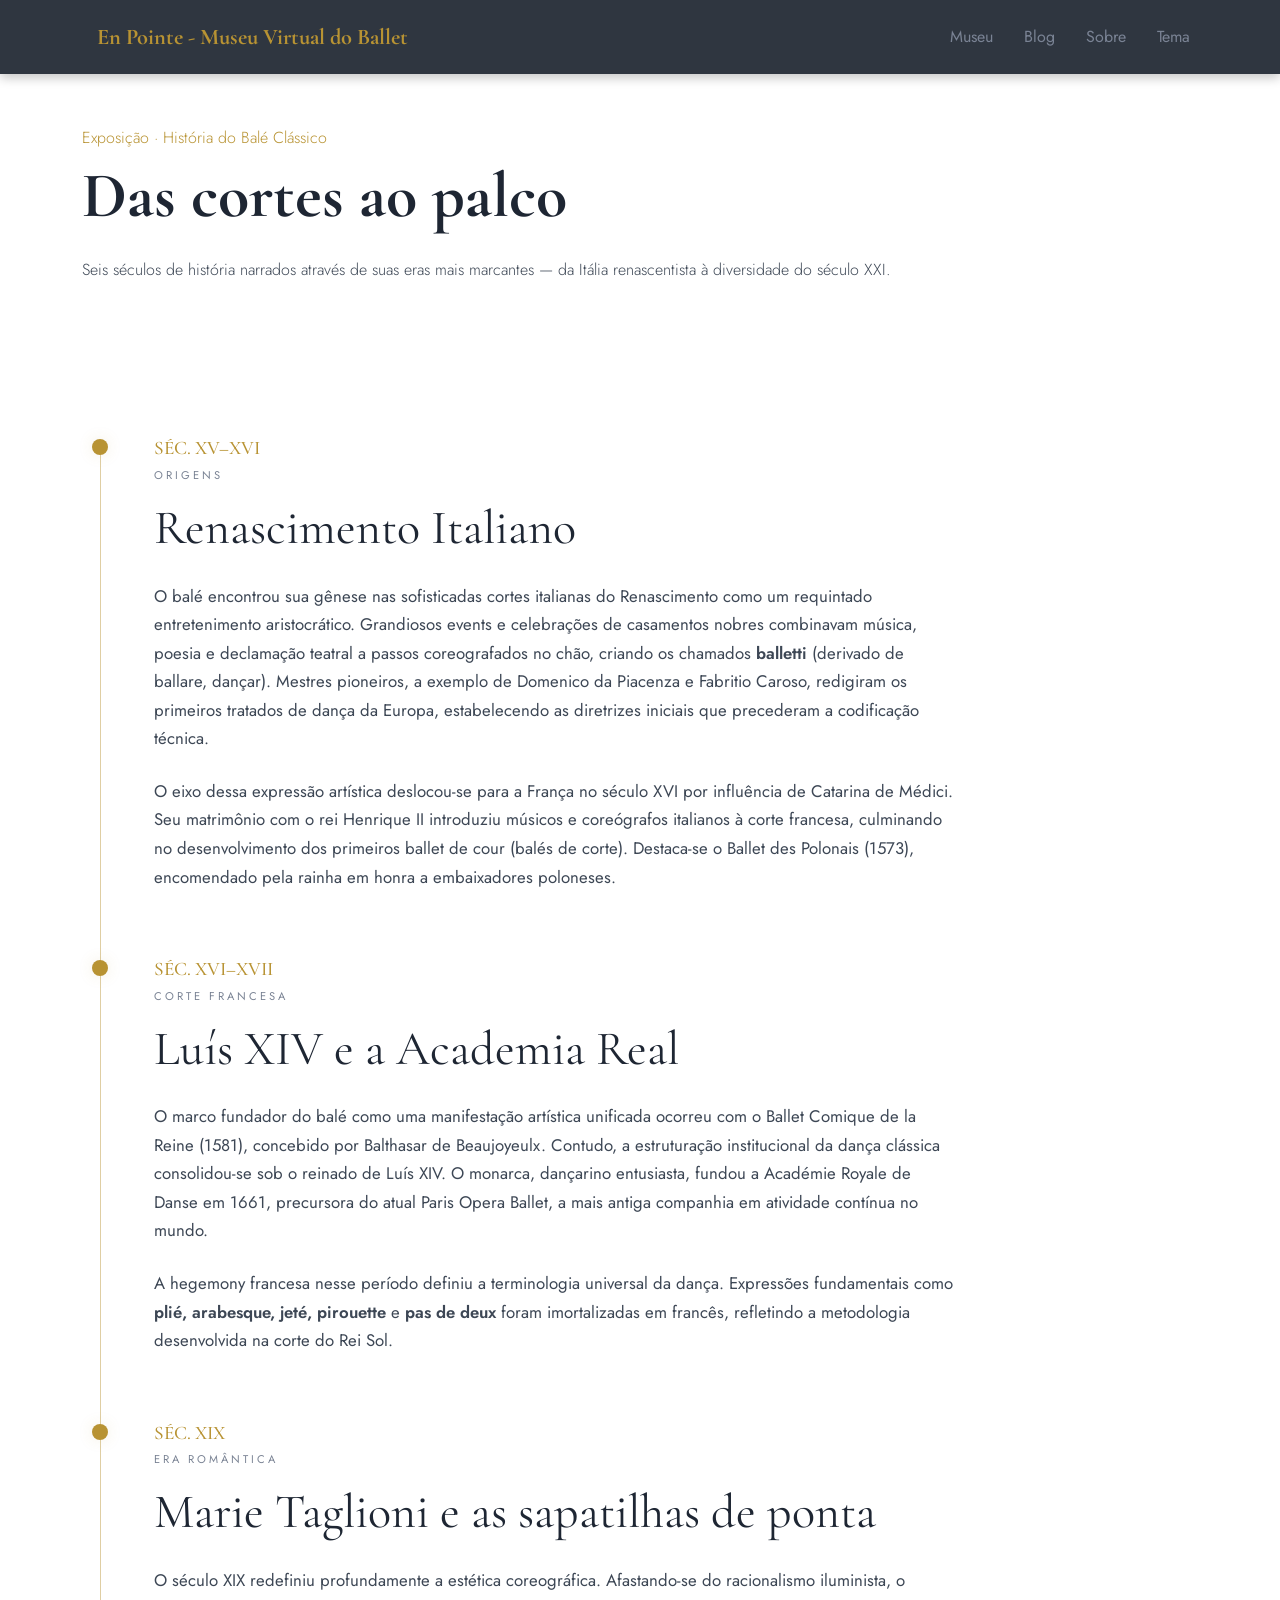
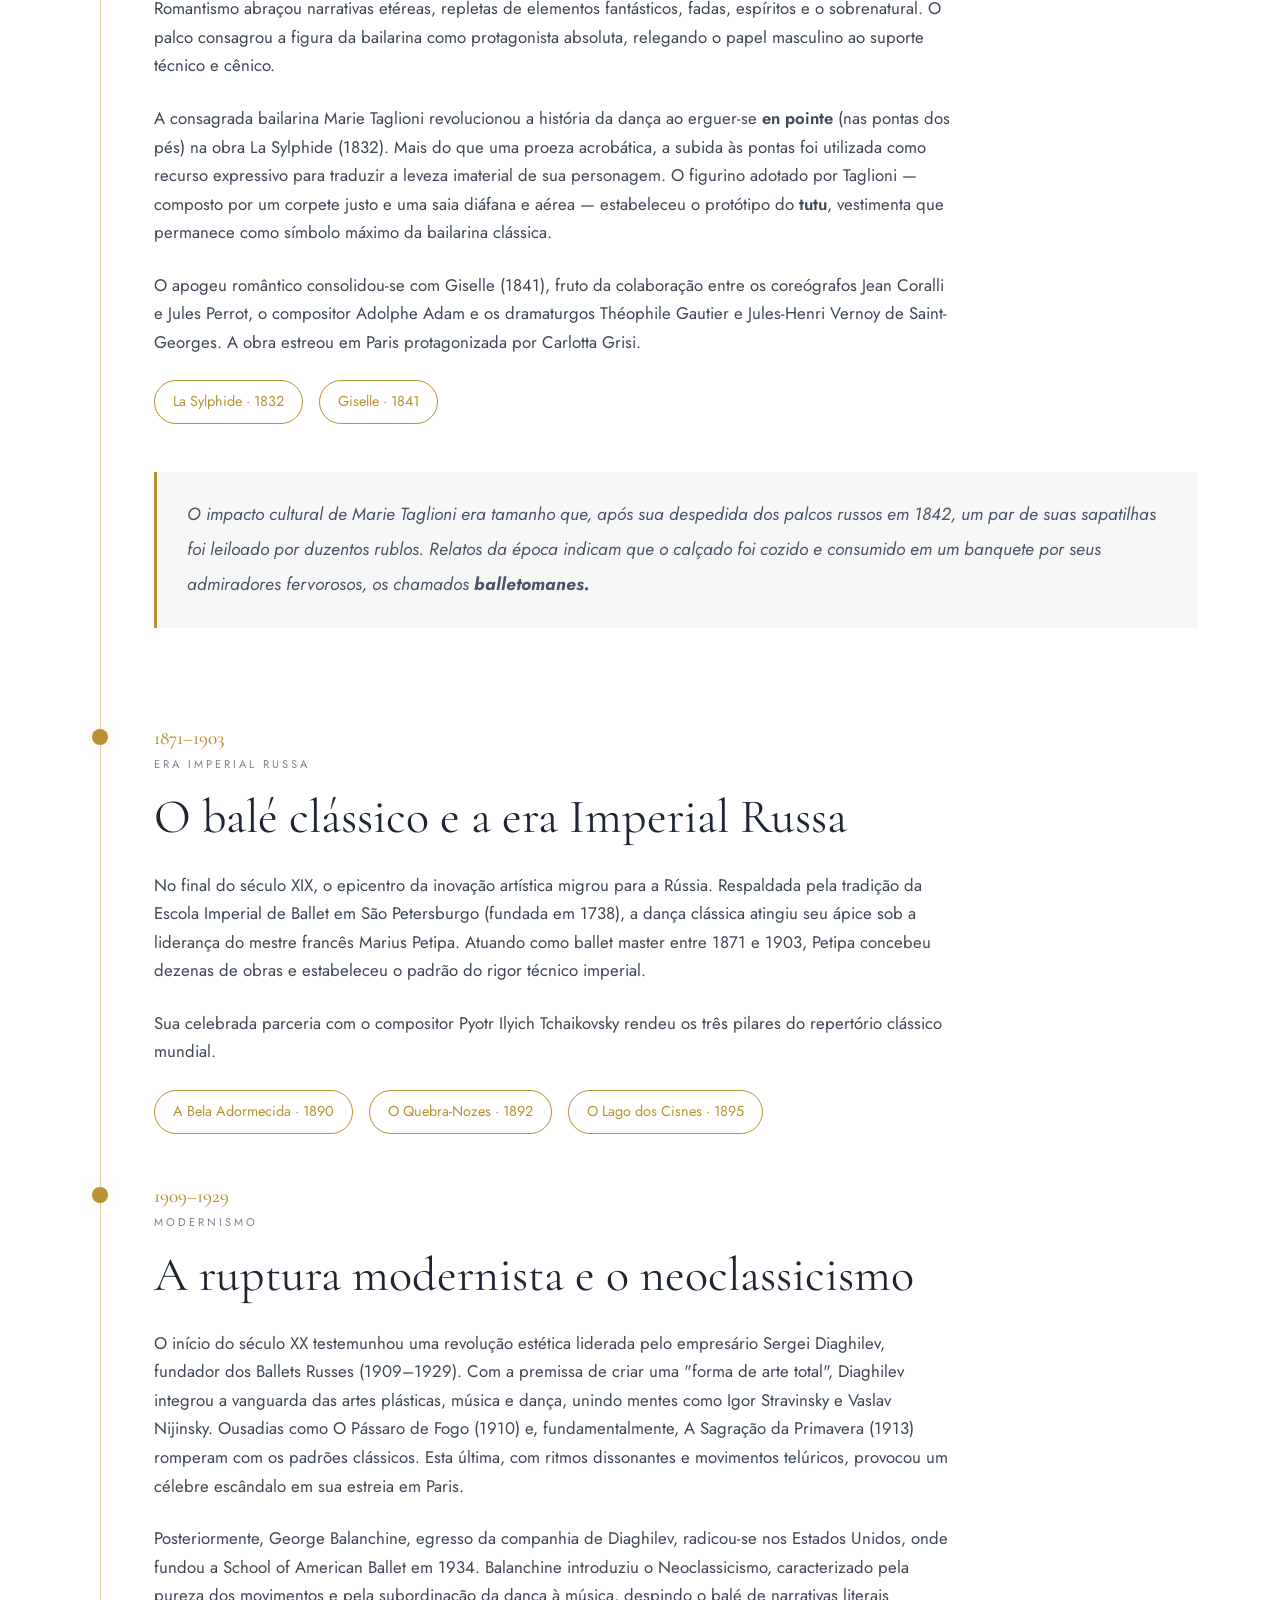
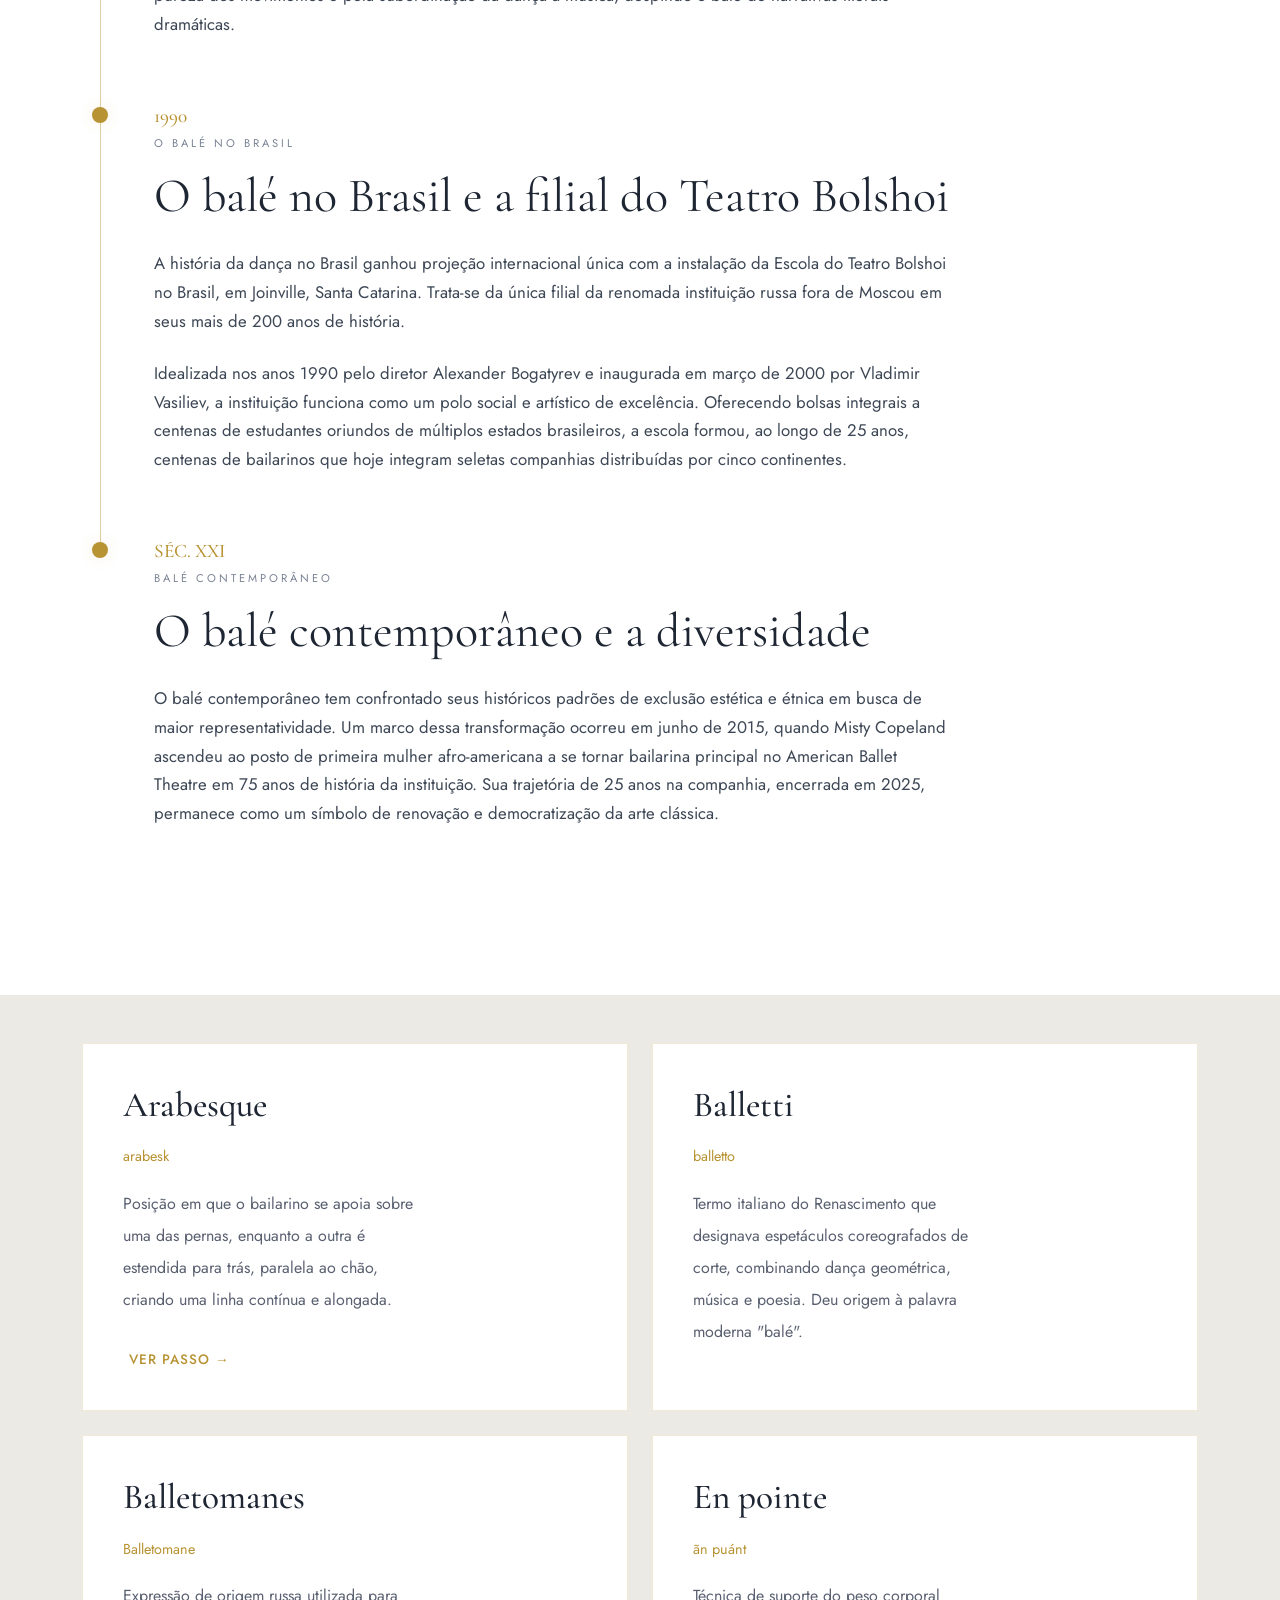
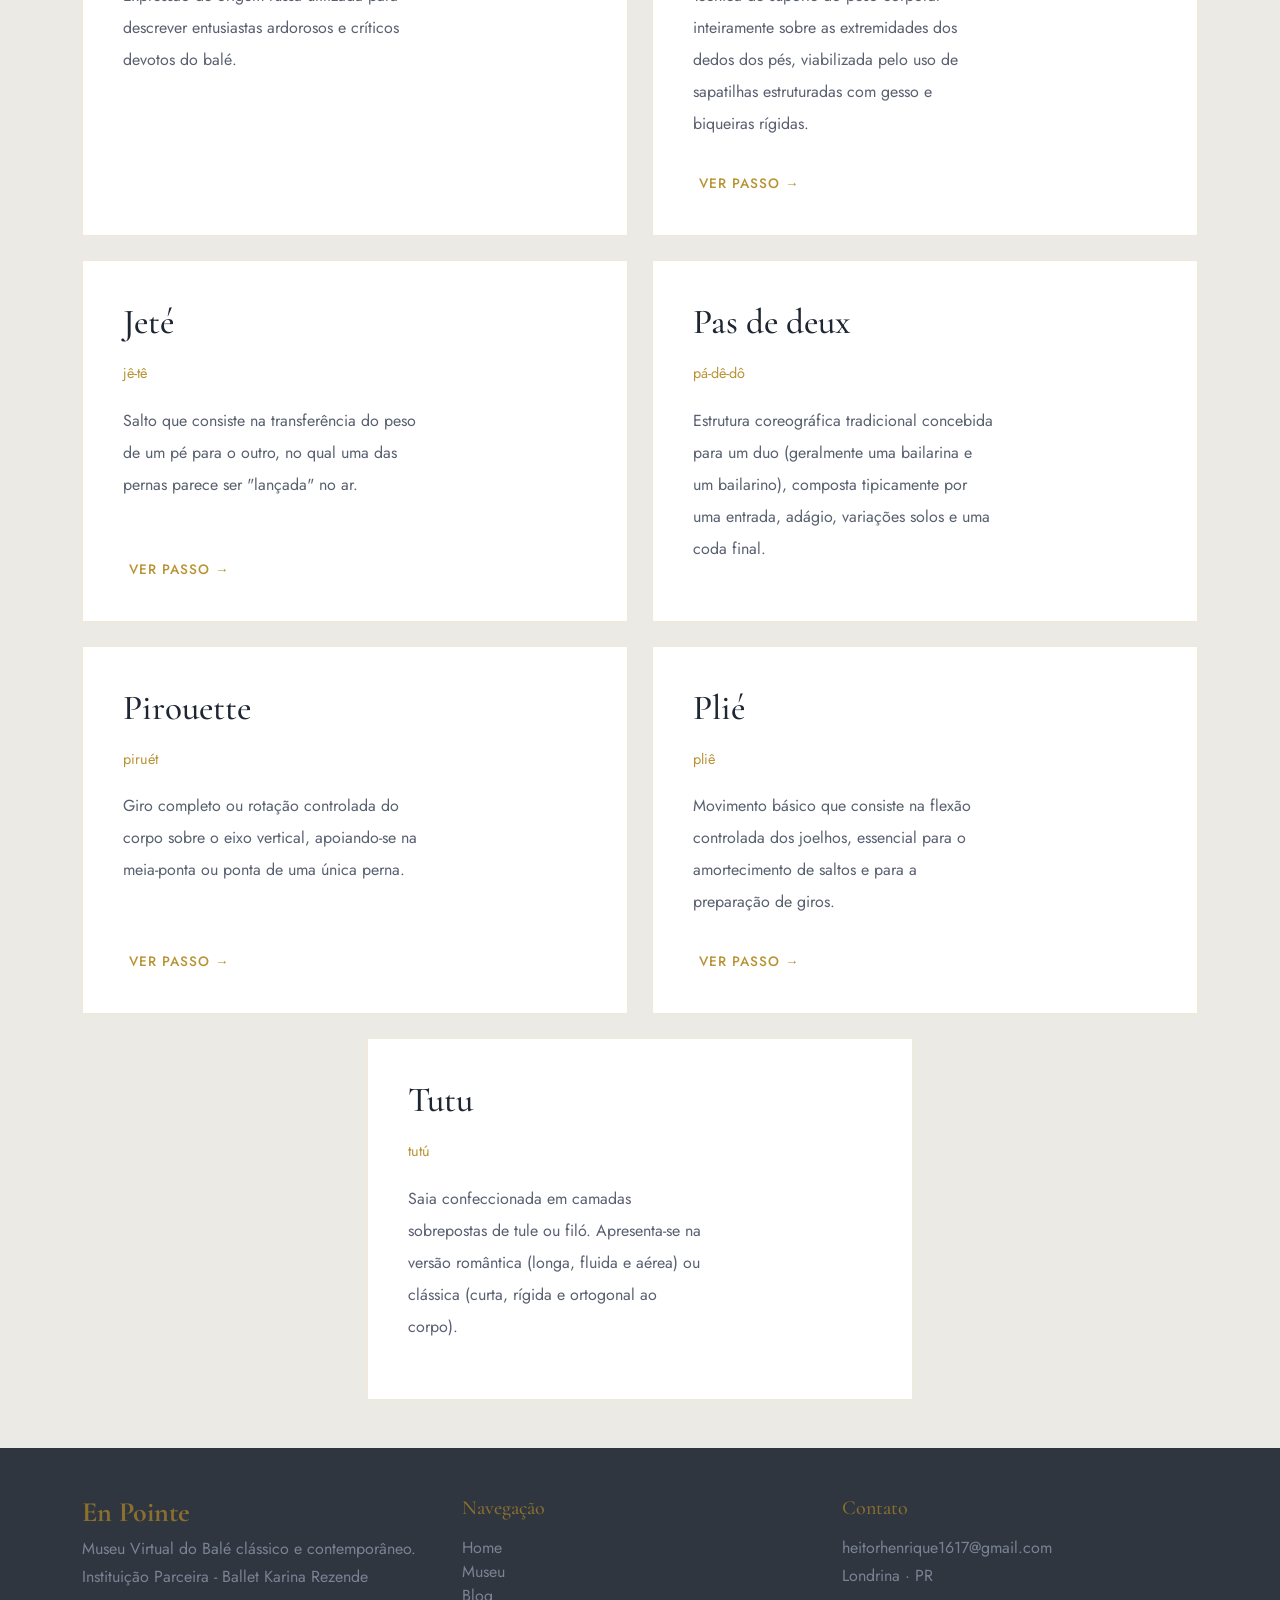
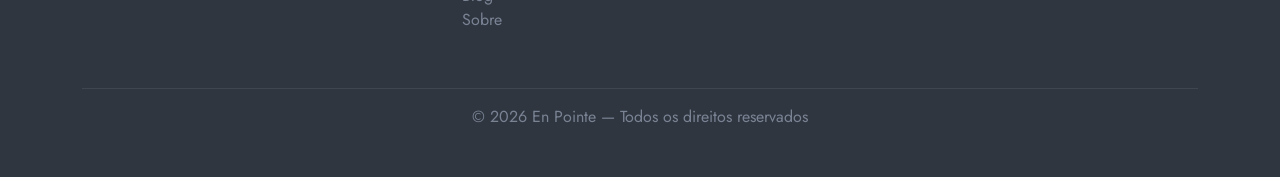
<file: museu.html>
<!DOCTYPE html>
<html lang="pt-br">
<head>
    <meta charset="UTF-8">
    <meta name="viewport" content="width=device-width, initial-scale=1.0">
    
    <!-- SEO Básico -->
    <title>En Pointe - Museu Virtual</title>
    <meta name="description" content="Navegue pela linha do tempo do balé: do Renascimento Italiano à diversidade do balé contemporâneo, e conheça nosso glossário técnico.">
    <meta name="author" content="Heitor Henrique">
    
    <!-- Favicon -->
    <link class="icon" href="./images/logo.ico" type="image/x-icon">

    <!-- Otimização de Performance -->
    <link rel="preconnect" href="https://fonts.googleapis.com">
    <link rel="preconnect" href="https://fonts.gstatic.com" crossorigin>
    <link href="https://fonts.googleapis.com/css2?family=Cormorant+Garamond:wght@300;400;600&family=Jost:wght@400;500&display=swap" rel="stylesheet">
    
    <link href="https://cdn.jsdelivr.net/npm/bootstrap@5.3.0/dist/css/bootstrap.min.css" rel="stylesheet">
    <link rel="stylesheet" href="global.css">
    <link rel="stylesheet" href="museu-style.css">
</head>
<body>

    <nav class="navbar navbar-expand-lg navbar-dark navbar-custom">
        <div class="container">
            <a class="navbar-brand" href="index.html">
                En Pointe - Museu Virtual do Ballet
            </a>

            <button class="navbar-toggler" type="button" data-bs-toggle="collapse" data-bs-target="#menu">
                <span class="navbar-toggler-icon"></span>
            </button>

            <div class="collapse navbar-collapse" id="menu">
                <div class="navbar-nav ms-auto">
                    <a class="nav-link" href="museu.html">Museu</a>
                    <a class="nav-link" href="blog.html">Blog</a>
                    <a class="nav-link" href="sobre.html">Sobre</a>
                    <a id="theme-toggle" class="nav-link" href="#" role="button">Tema</a>
                </div>
            </div>
        </div>
    </nav>

    <main>
        <section id="introducao" class="py-5 bg-custom-introducao text-start d-flex align-items-center">
            <div class="container py-1">
                <p class="texto-introducao lead text-start mb-2 fs-6 mx-auto">Exposição &middot; História do Balé Clássico</p>
                <h1 class="titulo-introducao display-3 fw-bold mb-4">Das cortes ao palco</h1>
                <p class="texto-principal lead text-start mb-1 fs-6 mx-auto">Seis séculos de história narrados através de suas eras mais marcantes — da Itália renascentista à diversidade do século XXI.</p>
            </div>
        </section>

        <section id="museu" class="py-5 bg-custom-museu text-start d-flex align-items-center">
            <div class="container py-5">
                
                <div class="row mb-5"> 
                    <div class="col-auto position-relative d-flex justify-content-center align-items-start" style="width: 60px;">
                        <div class="timeline-bar animar-scroll"></div>
                        <div class="ponto-marcador animar-scroll"></div>
                    </div>
                    
                    <div class="col ps-4">
                        <div class="mb-3 animar-scroll delay-1">
                            <span class="seculo-texto text-uppercase d-block">Séc. XV&ndash;XVI</span>
                            <span class="sub-texto text-uppercase d-block mt-1">Origens</span>
                        </div>
                        
                        <h2 class="titulo-periodo display-5 mb-4 animar-scroll delay-2">Renascimento Italiano</h2>
                        <p class="desc-texto mb-4 animar-scroll delay-3">O balé encontrou sua gênese nas sofisticadas cortes italianas do Renascimento como um requintado entretenimento aristocrático. Grandiosos events e celebrações de casamentos nobres combinavam música, poesia e declamação teatral a passos coreografados no chão, criando os chamados <strong>balletti</strong> (derivado de ballare, dançar). Mestres pioneiros, a exemplo de Domenico da Piacenza e Fabritio Caroso, redigiram os primeiros tratados de dança da Europa, estabelecendo as diretrizes iniciais que precederam a codificação técnica.</p>
                        <p class="desc-texto animar-scroll delay-4">O eixo dessa expressão artística deslocou-se para a França no século XVI por influência de Catarina de Médici. Seu matrimônio com o rei Henrique II introduziu músicos e coreógrafos italianos à corte francesa, culminando no desenvolvimento dos primeiros ballet de cour (balés de corte). Destaca-se o Ballet des Polonais (1573), encomendado pela rainha em honra a embaixadores poloneses.</p>
                    </div>
                </div>

                <div class="row mb-5"> 
                    <div class="col-auto position-relative d-flex justify-content-center align-items-start" style="width: 60px;">
                        <div class="timeline-bar animar-scroll"></div>
                        <div class="ponto-marcador animar-scroll"></div>
                    </div>
                    
                    <div class="col ps-4">
                        <div class="mb-3 animar-scroll delay-1">
                            <span class="seculo-texto text-uppercase d-block">Séc. XVI&ndash;XVII</span>
                            <span class="sub-texto text-uppercase d-block mt-1">Corte Francesa</span>
                        </div>
                        
                        <h2 class="titulo-periodo display-5 mb-4 animar-scroll delay-2">Luís XIV e a Academia Real</h2>
                        <p class="desc-texto mb-4 animar-scroll delay-3">O marco fundador do balé como uma manifestação artística unificada ocorreu com o Ballet Comique de la Reine (1581), concebido por Balthasar de Beaujoyeulx. Contudo, a estruturação institucional da dança clássica consolidou-se sob o reinado de Luís XIV. O monarca, dançarino entusiasta, fundou a Académie Royale de Danse em 1661, precursora do atual Paris Opera Ballet, a mais antiga companhia em atividade contínua no mundo.</p>
                        <p class="desc-texto animar-scroll delay-4">A hegemony francesa nesse período definiu a terminologia universal da dança. Expressões fundamentais como <strong>plié, arabesque, jeté, pirouette</strong> e <strong>pas de deux</strong> foram imortalizadas em francês, refletindo a metodologia desenvolvida na corte do Rei Sol.</p>
                    </div>
                </div>

                <div class="row mb-5"> 
                    <div class="col-auto position-relative d-flex justify-content-center align-items-start" style="width: 60px;">
                        <div class="timeline-bar animar-scroll"></div> 
                        <div class="ponto-marcador animar-scroll"></div>
                    </div>
                    
                    <div class="col ps-4">
                        <div class="mb-3 animar-scroll delay-1">
                            <span class="seculo-texto text-uppercase d-block">Séc. XIX</span>
                            <span class="sub-texto text-uppercase d-block mt-1">Era Romântica</span>
                        </div>
                        
                        <h2 class="titulo-periodo display-5 mb-4 animar-scroll delay-2">Marie Taglioni e as sapatilhas de ponta</h2>
                        <p class="desc-texto mb-4 animar-scroll delay-3">O século XIX redefiniu profundamente a estética coreográfica. Afastando-se do racionalismo iluminista, o Romantismo abraçou narrativas etéreas, repletas de elementos fantásticos, fadas, espíritos e o sobrenatural. O palco consagrou a figura da bailarina como protagonista absoluta, relegando o papel masculino ao suporte técnico e cênico.</p>
                        <p class="desc-texto mb-4 animar-scroll delay-4">A consagrada bailarina Marie Taglioni revolucionou a história da dança ao erguer-se <strong>en pointe</strong> (nas pontas dos pés) na obra La Sylphide (1832). Mais do que uma proeza acrobática, a subida às pontas foi utilizada como recurso expressivo para traduzir a leveza imaterial de sua personagem. O figurino adotado por Taglioni — composto por um corpete justo e uma saia diáfana e aérea — estabeleceu o protótipo do <strong>tutu</strong>, vestimenta que permanece como símbolo máximo da bailarina clássica.</p>
                        <p class="desc-texto mb-4 animar-scroll delay-4">O apogeu romântico consolidou-se com Giselle (1841), fruto da colaboração entre os coreógrafos Jean Coralli e Jules Perrot, o compositor Adolphe Adam e os dramaturgos Théophile Gautier e Jules-Henri Vernoy de Saint-Georges. A obra estreou em Paris protagonizada por Carlotta Grisi.</p>

                        <div class="d-flex gap-3 flex-wrap mb-4 animar-scroll delay-4">
                            <span class="obra-tag">La Sylphide &middot; 1832</span>
                            <span class="obra-tag">Giselle &middot; 1841</span>
                        </div>

                        <div class="frase-destaque container my-5 animar-scroll delay-4">
                            <p class="mb-0">O impacto cultural de Marie Taglioni era tamanho que, após sua despedida dos palcos russos em 1842, um par de suas sapatilhas foi leiloado por duzentos rublos. Relatos da época indicam que o calçado foi cozido e consumido em um banquete por seus admiradores fervorosos, os chamados <strong>balletomanes.</strong></p>
                        </div>
                    </div>
                </div>
                
                <div class="row mb-5"> 
                    <div class="col-auto position-relative d-flex justify-content-center align-items-start" style="width: 60px;">
                        <div class="timeline-bar animar-scroll"></div> 
                        <div class="ponto-marcador animar-scroll"></div> 
                    </div>
            
                    <div class="col ps-4">
                        <div class="mb-3 animar-scroll delay-1">
                            <span class="seculo-texto text-uppercase d-block">1871&ndash;1903</span>
                            <span class="sub-texto text-uppercase d-block mt-1">Era Imperial Russa</span>
                        </div>
                        
                        <h2 class="titulo-periodo display-5 mb-4 animar-scroll delay-2">O balé clássico e a era Imperial Russa</h2>
                        <p class="desc-texto mb-4 animar-scroll delay-3">No final do século XIX, o epicentro da inovação artística migrou para a Rússia. Respaldada pela tradição da Escola Imperial de Ballet em São Petersburgo (fundada em 1738), a dança clássica atingiu seu ápice sob a liderança do mestre francês Marius Petipa. Atuando como ballet master entre 1871 e 1903, Petipa concebeu dezenas de obras e estabeleceu o padrão do rigor técnico imperial.</p>
                        <p class="desc-texto mb-4 animar-scroll delay-4">Sua celebrada parceria com o compositor Pyotr Ilyich Tchaikovsky rendeu os três pilares do repertório clássico mundial.</p>

                        <div class="d-flex gap-3 flex-wrap animar-scroll delay-4">
                            <span class="obra-tag">A Bela Adormecida &middot; 1890</span>
                            <span class="obra-tag">O Quebra-Nozes &middot; 1892</span>
                            <span class="obra-tag">O Lago dos Cisnes &middot; 1895</span>
                        </div>
                    </div>
                </div>

                <div class="row mb-5"> 
                    <div class="col-auto position-relative d-flex justify-content-center align-items-start" style="width: 60px;">
                        <div class="timeline-bar animar-scroll"></div> 
                        <div class="ponto-marcador animar-scroll"></div> 
                    </div>
            
                    <div class="col ps-4">
                        <div class="mb-3 animar-scroll delay-1">
                            <span class="seculo-texto text-uppercase d-block">1909&ndash;1929</span>
                            <span class="sub-texto text-uppercase d-block mt-1">Modernismo</span>
                        </div>
                        
                        <h2 class="titulo-periodo display-5 mb-4 animar-scroll delay-2">A ruptura modernista e o neoclassicismo</h2>
                        <p class="desc-texto mb-4 animar-scroll delay-3">O início do século XX testemunhou uma revolução estética liderada pelo empresário Sergei Diaghilev, fundador dos Ballets Russes (1909–1929). Com a premissa de criar uma "forma de arte total", Diaghilev integrou a vanguarda das artes plásticas, música e dança, unindo mentes como Igor Stravinsky e Vaslav Nijinsky. Ousadias como O Pássaro de Fogo (1910) e, fundamentalmente, A Sagração da Primavera (1913) romperam com os padrões clássicos. Esta última, com ritmos dissonantes e movimentos telúricos, provocou um célebre escândalo em sua estreia em Paris.</p>
                        <p class="desc-texto animar-scroll delay-4">Posteriormente, George Balanchine, egresso da companhia de Diaghilev, radicou-se nos Estados Unidos, onde fundou a School of American Ballet em 1934. Balanchine introduziu o Neoclassicismo, caracterizado pela pureza dos movimentos e pela subordinação da dança à música, despindo o balé de narrativas literais dramáticas.</p>
                    </div>
                </div>
                
                <div class="row mb-5"> 
                    <div class="col-auto position-relative d-flex justify-content-center align-items-start" style="width: 60px;">
                        <div class="timeline-bar animar-scroll"></div> 
                        <div class="ponto-marcador animar-scroll"></div> 
                    </div>
            
                    <div class="col ps-4">
                        <div class="mb-3 animar-scroll delay-1">
                            <span class="seculo-texto text-uppercase d-block">1990</span>
                            <span class="sub-texto text-uppercase d-block mt-1">O Balé no Brasil</span>
                        </div>
                        
                        <h2 class="titulo-periodo display-5 mb-4 animar-scroll delay-2">O balé no Brasil e a filial do Teatro Bolshoi</h2>
                        <p class="desc-texto mb-4 animar-scroll delay-3">A história da dança no Brasil ganhou projeção internacional única com a instalação da Escola do Teatro Bolshoi no Brasil, em Joinville, Santa Catarina. Trata-se da única filial da renomada instituição russa fora de Moscou em seus mais de 200 anos de história.</p>
                        <p class="desc-texto animar-scroll delay-4">Idealizada nos anos 1990 pelo diretor Alexander Bogatyrev e inaugurada em março de 2000 por Vladimir Vasiliev, a instituição funciona como um polo social e artístico de excelência. Oferecendo bolsas integrais a centenas de estudantes oriundos de múltiplos estados brasileiros, a escola formou, ao longo de 25 anos, centenas de bailarinos que hoje integram seletas companhias distribuídas por cinco continentes.</p>
                    </div>
                </div>

                <div class="row mb-5"> 
                    <div class="col-auto position-relative d-flex justify-content-center align-items-start" style="width: 60px;">
                        <div class="ponto-marcador animar-scroll"></div> 
                    </div>
            
                    <div class="col ps-4">
                        <div class="mb-3 animar-scroll delay-1">
                            <span class="seculo-texto text-uppercase d-block">Séc. XXI</span>
                            <span class="sub-texto text-uppercase d-block mt-1">Balé Contemporâneo</span>
                        </div>
                        
                        <h2 class="titulo-periodo display-5 mb-4 animar-scroll delay-2">O balé contemporâneo e a diversidade</h2>
                        <p class="desc-texto mb-4 animar-scroll delay-3">O balé contemporâneo tem confrontado seus históricos padrões de exclusão estética e étnica em busca de maior representatividade. Um marco dessa transformação ocorreu em junho de 2015, quando Misty Copeland ascendeu ao posto de primeira mulher afro-americana a se tornar bailarina principal no American Ballet Theatre em 75 anos de história da instituição. Sua trajetória de 25 anos na companhia, encerrada em 2025, permanece como um símbolo de renovação e democratização da arte clássica.</p>
                    </div>
                </div>

            </div>
        </section>

        <!-- Seção do Glossário Técnico Modificada -->
        <section id="glossario" class="bg-custom-glossario">
            <div class="container py-5">
                <div class="row g-4"> 
                    
                    <!-- Arabesque (Dança - Com Botão) -->
                    <div class="col-md-6 animar-scroll">
                        <div class="movimento-card h-100 d-flex flex-column justify-content-between">
                            <div>
                                <h2 class="movimento-titulo">Arabesque</h2>
                                <p class="movimento-subtitulo">arabesk</p>
                                <p class="movimento-texto">Posição em que o bailarino se apoia sobre uma das pernas, enquanto a outra é estendida para trás, paralela ao chão, criando uma linha contínua e alongada.</p>
                            </div>
                            <!-- Substitua o ID_DO_VÍDEO pelo código real do YouTube -->
                            <button class="btn-ver-passo text-start mt-3 border-0 bg-transparent" data-bs-toggle="modal" data-bs-target="#modalPasso" data-titulo="Arabesque" data-video="https://www.youtube.com/embed/SmRrfm1ihGg">
                                VER PASSO &rarr;
                            </button>
                        </div>
                    </div>

                    <!-- Balletti (Histórico - Sem Botão) -->
                    <div class="col-md-6 animar-scroll delay-1">
                        <div class="movimento-card h-100">
                            <h2 class="movimento-titulo">Balletti</h2>
                            <p class="movimento-subtitulo">balletto</p>
                            <p class="movimento-texto">Termo italiano do Renascimento que designava espetáculos coreografados de corte, combinando dança geométrica, música e poesia. Deu origem à palavra moderna "balé".</p>
                        </div>
                    </div>

                    <!-- Balletomanes (Histórico - Sem Botão) -->
                    <div class="col-md-6 animar-scroll">
                        <div class="movimento-card h-100">
                            <h2 class="movimento-titulo">Balletomanes</h2>
                            <p class="movimento-subtitulo">Balletomane</p>
                            <p class="movimento-texto">Expressão de origem russa utilizada para descrever entusiastas ardorosos e críticos devotos do balé.</p>
                        </div>
                    </div>

                    <!-- En pointe (Dança - Com Botão) -->
                    <div class="col-md-6 animar-scroll delay-1">
                        <div class="movimento-card h-100 d-flex flex-column justify-content-between">
                            <div>
                                <h2 class="movimento-titulo">En pointe</h2>
                                <p class="movimento-subtitulo">ãn puánt</p>
                                <p class="movimento-texto">Técnica de suporte do peso corporal inteiramente sobre as extremidades dos dedos dos pés, viabilizada pelo uso de sapatilhas estruturadas com gesso e biqueiras rígidas.</p>
                            </div>
                            <button class="btn-ver-passo text-start mt-3 border-0 bg-transparent" data-bs-toggle="modal" data-bs-target="#modalPasso" data-titulo="En pointe" data-video="https://www.youtube.com/embed/tj2VBAcKBcE">
                                VER PASSO &rarr;
                            </button>
                        </div>
                    </div>

                    <!-- Jeté (Dança - Com Botão) -->
                    <div class="col-md-6 animar-scroll">
                        <div class="movimento-card h-100 d-flex flex-column justify-content-between">
                            <div>
                                <h2 class="movimento-titulo">Jeté</h2>
                                <p class="movimento-subtitulo">jê-tê</p>
                                <p class="movimento-texto">Salto que consiste na transferência do peso de um pé para o outro, no qual uma das pernas parece ser "lançada" no ar.</p>
                            </div>
                            <button class="btn-ver-passo text-start mt-3 border-0 bg-transparent" data-bs-toggle="modal" data-bs-target="#modalPasso" data-titulo="Jeté" data-video="https://www.youtube.com/embed/pQv4_biZR8o">
                                VER PASSO &rarr;
                            </button>
                        </div>
                    </div>

                    <!-- Pas de deux (Conceito - Sem Botão) -->
                    <div class="col-md-6 animar-scroll delay-1">
                        <div class="movimento-card h-100">
                            <h2 class="movimento-titulo">Pas de deux</h2>
                            <p class="movimento-subtitulo">pá-dê-dô</p>
                            <p class="movimento-texto">Estrutura coreográfica tradicional concebida para um duo (geralmente uma bailarina e um bailarino), composta tipicamente por uma entrada, adágio, variações solos e uma coda final.</p>
                        </div>
                    </div>

                    <!-- Pirouette (Dança - Com Botão) -->
                    <div class="col-md-6 animar-scroll">
                        <div class="movimento-card h-100 d-flex flex-column justify-content-between">
                            <div>
                                <h2 class="movimento-titulo">Pirouette</h2>
                                <p class="movimento-subtitulo">piruét</p>
                                <p class="movimento-texto">Giro completo ou rotação controlada do corpo sobre o eixo vertical, apoiando-se na meia-ponta ou ponta de uma única perna.</p>
                            </div>
                            <button class="btn-ver-passo text-start mt-3 border-0 bg-transparent" data-bs-toggle="modal" data-bs-target="#modalPasso" data-titulo="Pirouette" data-video="https://www.youtube.com/embed/fm-XZCi9skQ">
                                VER PASSO &rarr;
                            </button>
                        </div>
                    </div>

                    <!-- Plié (Dança - Com Botão) -->
                    <div class="col-md-6 animar-scroll delay-1">
                        <div class="movimento-card h-100 d-flex flex-column justify-content-between">
                            <div>
                                <h2 class="movimento-titulo">Plié</h2>
                                <p class="movimento-subtitulo">pliê</p>
                                <p class="movimento-texto">Movimento básico que consiste na flexão controlada dos joelhos, essencial para o amortecimento de saltos e para a preparação de giros.</p>
                            </div>
                            <button class="btn-ver-passo text-start mt-3 border-0 bg-transparent" data-bs-toggle="modal" data-bs-target="#modalPasso" data-titulo="Plié" data-video="https://www.youtube.com/embed/U_Z8RaEmfK0">
                                VER PASSO &rarr;
                            </button>
                        </div>
                    </div>

                    <!-- Tutu (Vestuário - Sem Botão) -->
                    <div class="col-md-6 animar-scroll mx-auto">
                        <div class="movimento-card h-100">
                            <h2 class="movimento-titulo">Tutu</h2>
                            <p class="movimento-subtitulo">tutú</p>
                            <p class="movimento-texto">Saia confeccionada em camadas sobrepostas de tule ou filó. Apresenta-se na versão romântica (longa, fluida e aérea) ou clássica (curta, rígida e ortogonal ao corpo).</p>
                        </div>
                    </div>

                </div>
            </div>
        </section>
    </main>

    <footer class="bg-footer text-light py-5">
        <div class="container">
            <div class="row">
                <div class="col-lg-4 mb-4">
                    <h3 class="fw-bold titulo-footer">En Pointe</h3>
                    <p class="text-secondary-custom mb-1">Museu Virtual do Balé clássico e contemporâneo.</p>
                    <a href="https://www.karinarezende.com.br/" class="text-decoration-none text-secondary-custom">Instituição Parceira - Ballet Karina Rezende</a>
                </div>

                <div class="col-lg-4 mb-4">
                    <h5 class="mb-3 titulo-footer">Navegação</h5>
                    <ul class="list-unstyled">
                        <li><a href="index.html" class="text-decoration-none text-secondary-custom">Home</a></li>
                        <li><a href="museu.html" class="text-decoration-none text-secondary-custom">Museu</a></li>
                        <li><a href="blog.html" class="text-decoration-none text-secondary-custom">Blog</a></li>
                        <li><a href="sobre.html" class="text-decoration-none text-secondary-custom">Sobre</a></li>
                    </ul>
                </div>

                <div class="col-lg-4 mb-4">
                    <h5 class="mb-3 titulo-footer">Contato</h5>
                    <p class="text-secondary-custom mb-1">heitorhenrique1617@gmail.com</p>
                    <p class="text-secondary-custom">Londrina &middot; PR</p>
                </div>
            </div>

            <hr class="border-secondary">
            <div class="text-center text-secondary-custom">
                &copy; 2026 En Pointe &mdash; Todos os direitos reservados
            </div>
        </div>
    </footer>

    <!-- MODAL INTEGRADO RESPONSIVO PARA INCORPORAÇÃO DO YOUTUBE -->
    <div class="modal fade" id="modalPasso" tabindex="-1" aria-hidden="true">
        <div class="modal-dialog modal-dialog-centered modal-lg">
            <div class="modal-content" style="background-color: var(--bg-card); border: 1px solid var(--border-subtle);">
                <div class="modal-header border-0 pb-2">
                    <h5 class="modal-title" id="modalTitulo" style="font-family: var(--font-serif); color: var(--text-title); font-size: 1.8rem;">Nome do Passo</h5>
                    <button type="button" class="btn-close btn-close-white" data-bs-dismiss="modal" aria-label="Close"></button>
                </div>
                <div class="modal-body p-0">
                    <div class="ratio ratio-16x9">
                        <iframe id="modalVideo" src="" title="Demonstração do passo" allow="accelerometer; autoplay; clipboard-write; encrypted-media; gyroscope; picture-in-picture" allowfullscreen style="border: 0;"></iframe>
                    </div>
                </div>
            </div>
        </div>
    </div>

    <script src="https://cdn.jsdelivr.net/npm/bootstrap@5.3.0/dist/js/bootstrap.bundle.min.js"></script>

    <script>
    document.addEventListener("DOMContentLoaded", function () {
        // --- Sistema de Animação de Scroll ---
        const observador = new IntersectionObserver((entradas) => {
            entradas.forEach((entrada) => {
                if (entrada.isIntersecting) {
                    entrada.target.classList.add("ativo");
                    observador.unobserve(entrada.target);
                }
            });
        }, {
            threshold: 0.1,
            rootMargin: "0px 0px -40px 0px"
        });

        document.querySelectorAll(".animar-scroll").forEach((elemento) => {
            observador.observe(elemento);
        });

        // --- Sistema de Controle Dinâmico do Vídeo do YouTube (Modal) ---
        const modalPasso = document.getElementById('modalPasso');
        const modalVideo = document.getElementById('modalVideo');
        const modalTitulo = document.getElementById('modalTitulo');

        if (modalPasso) {
            // Executado imediatamente ao abrir a janela modal
            modalPasso.addEventListener('show.bs.modal', function (event) {
                const botao = event.relatedTarget;
                const titulo = botao.getAttribute('data-titulo');
                const videoSrc = botao.getAttribute('data-video');
                
                modalTitulo.textContent = titulo;
                // Carrega a URL com o parâmetro de reprodução automática ativo
                modalVideo.setAttribute('src', videoSrc + "?autoplay=1"); 
            });

            // Executado imediatamente ao fechar a janela modal (Evita áudio fantasma)
            modalPasso.addEventListener('hide.bs.modal', function () {
                modalVideo.setAttribute('src', '');
            });
        }
    });

    // --- Sistema de Persistência e Alternância do Tema Claro/Escuro ---
    document.addEventListener("DOMContentLoaded", function () {
        const themeToggleBtn = document.getElementById('theme-toggle');
        let currentSessionTheme = sessionStorage.getItem('theme-session');
        
        if (!currentSessionTheme) {
            currentSessionTheme = window.matchMedia('(prefers-color-scheme: light)').matches ? 'light' : 'dark';
        }
        
        document.documentElement.setAttribute('data-theme', currentSessionTheme);

        if (sessionStorage.getItem('theme-session') && themeToggleBtn) {
            themeToggleBtn.textContent = currentSessionTheme === 'dark' ? 'Escuro' : 'Claro';
        }

        if (themeToggleBtn) {
            themeToggleBtn.addEventListener('click', (e) => {
                e.preventDefault(); 
                const currentTheme = document.documentElement.getAttribute('data-theme');
                let newTheme = currentTheme === 'dark' ? 'light' : 'dark';
                
                document.documentElement.setAttribute('data-theme', newTheme);
                sessionStorage.setItem('theme-session', newTheme);
                themeToggleBtn.textContent = newTheme === 'dark' ? 'Escuro' : 'Claro';
            });
        }
    });
    </script>
</body>
</html>
</file>
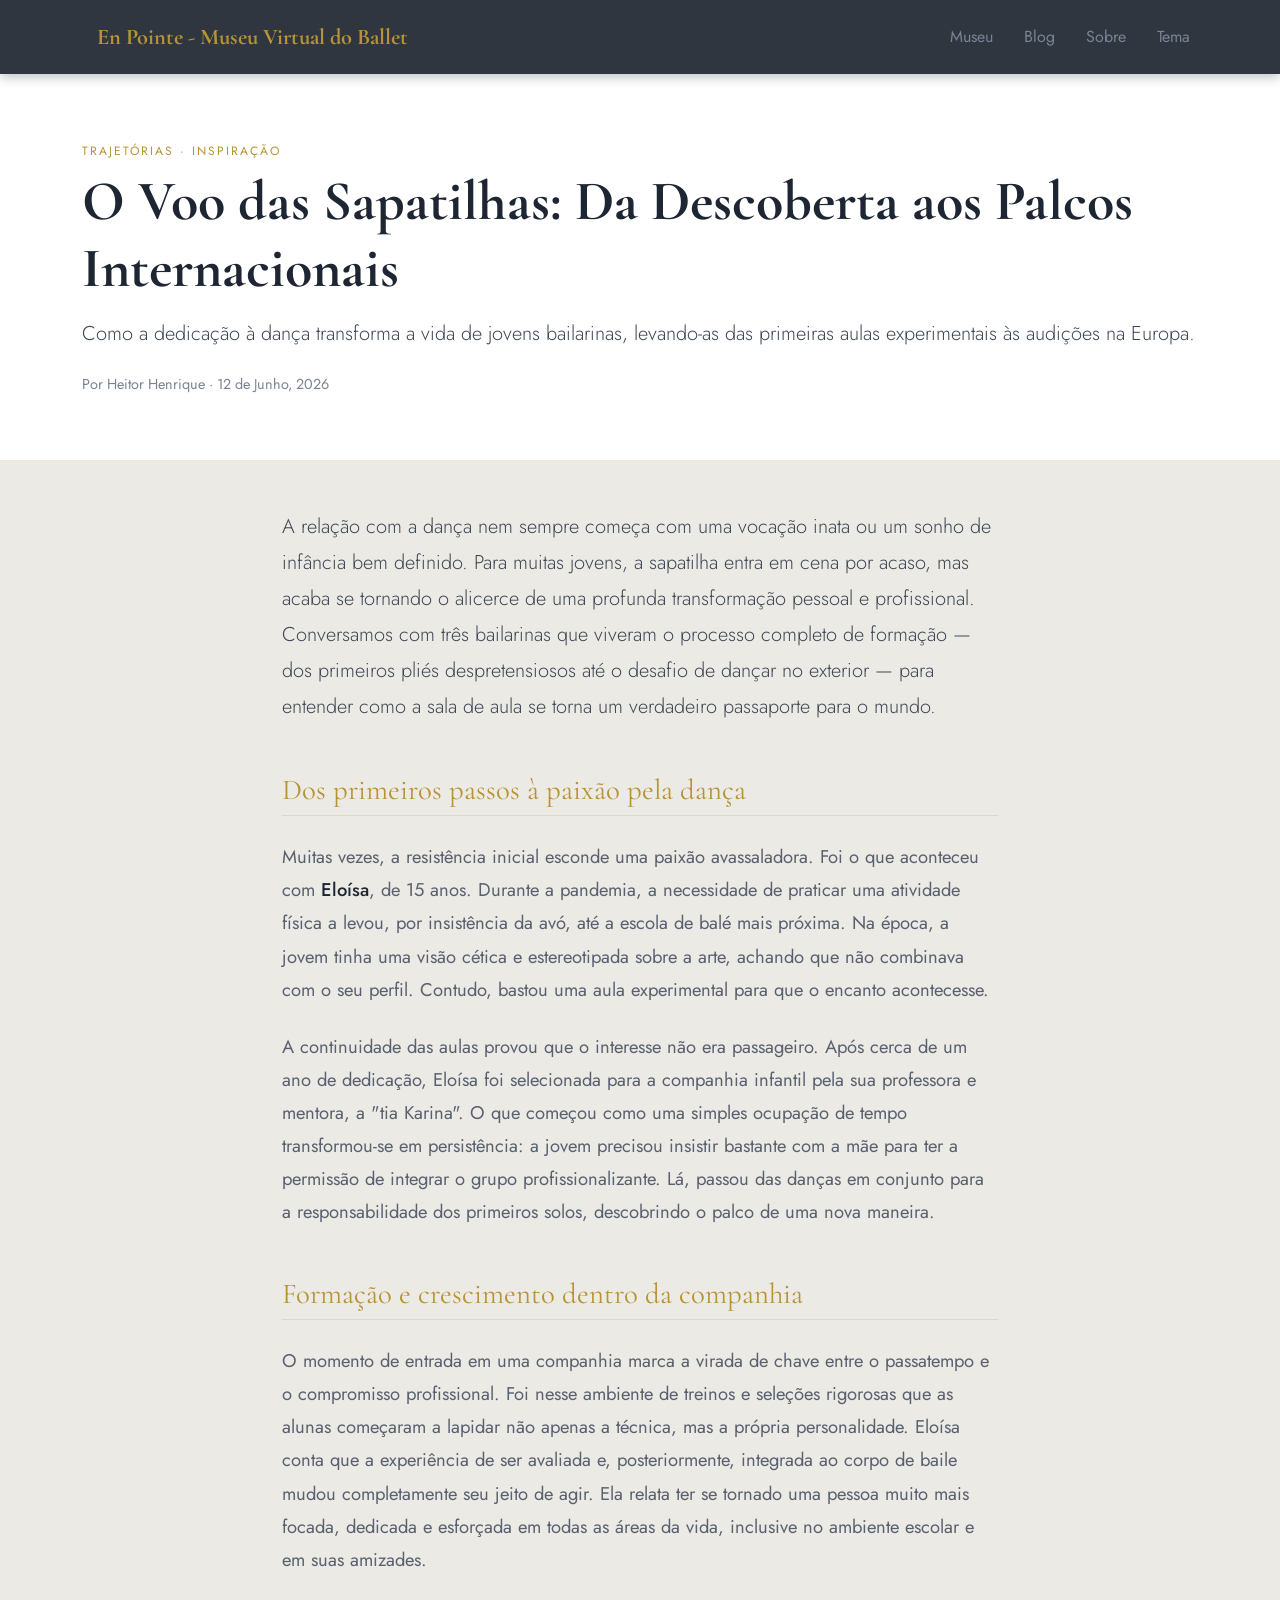
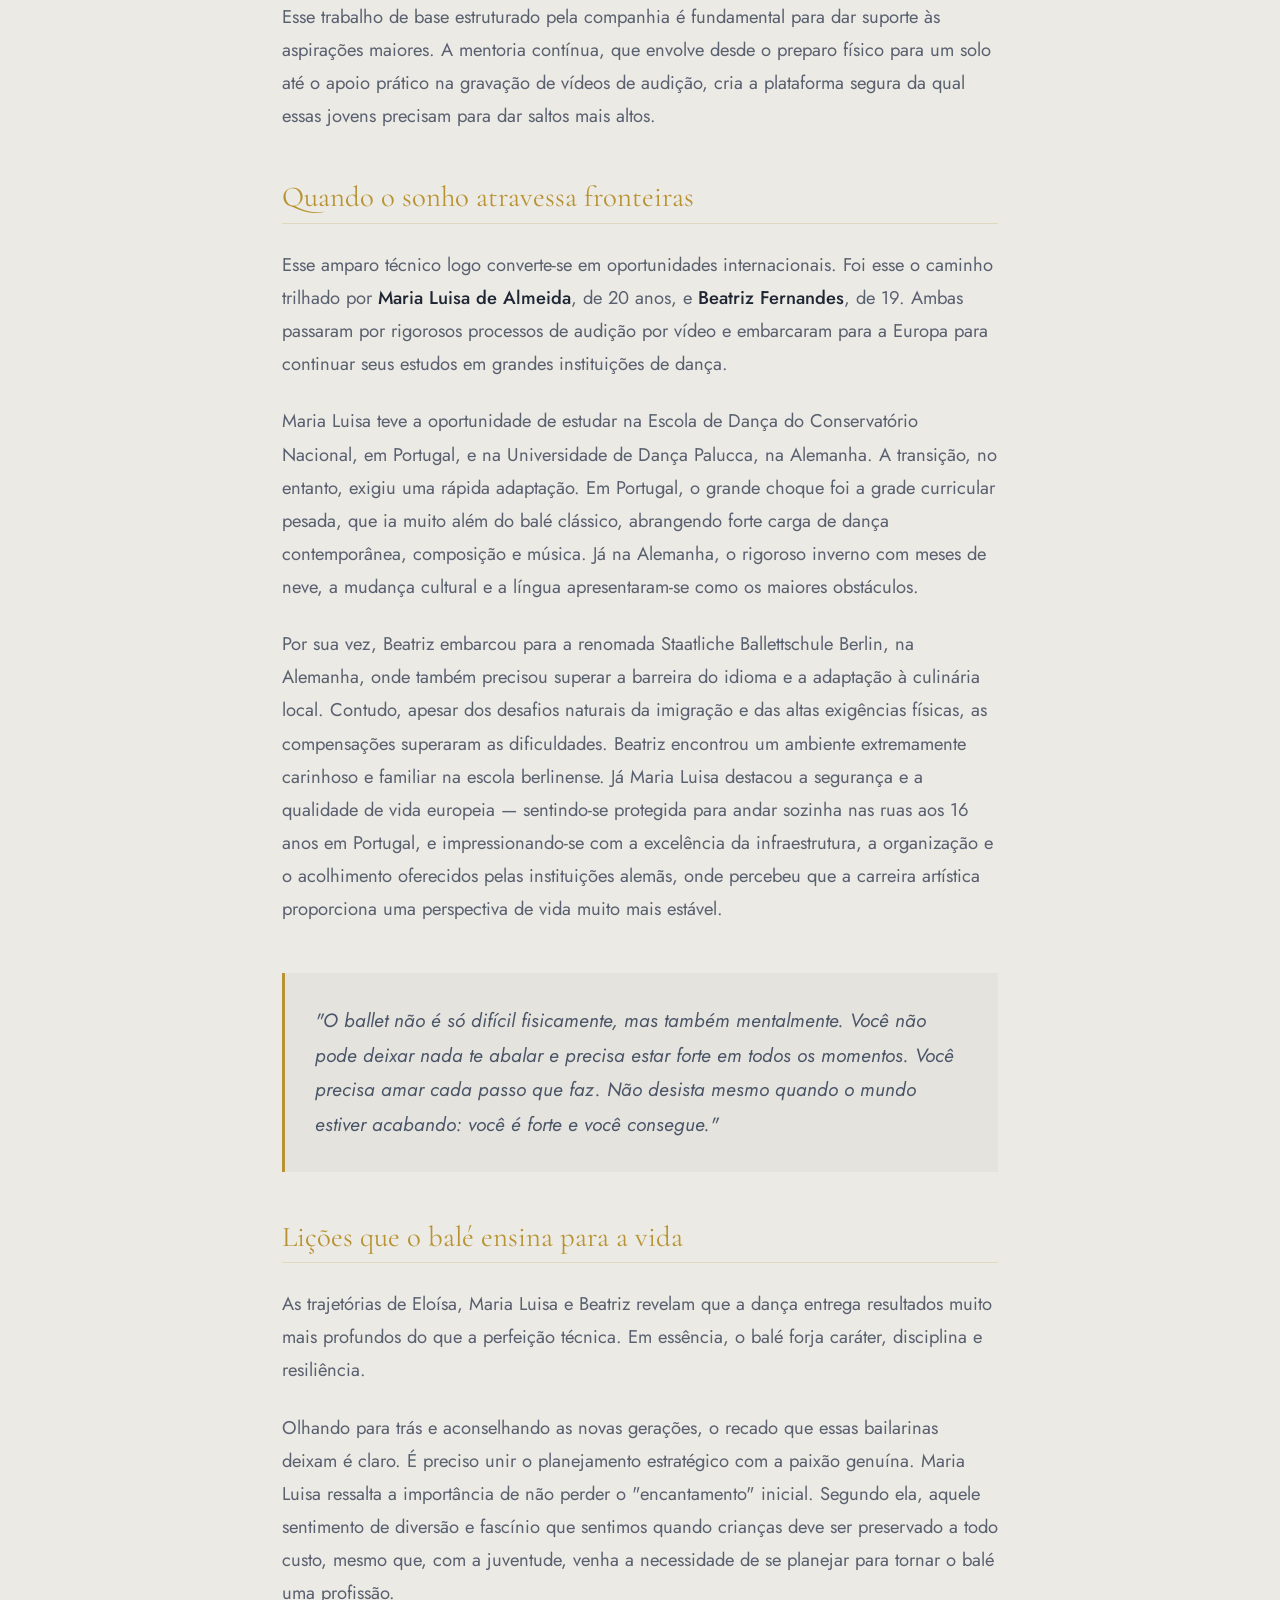
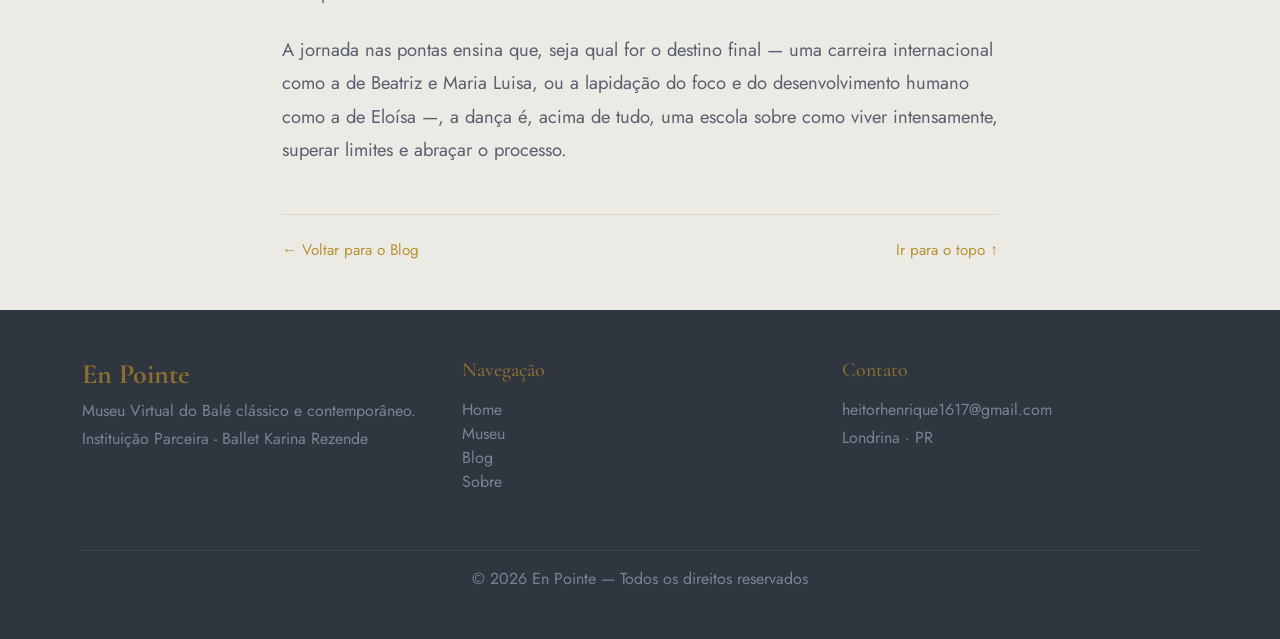
<file: post1.html>
<!DOCTYPE html>
<html lang="pt-br">
<head>
    <meta charset="UTF-8">
    <meta name="viewport" content="width=device-width, initial-scale=1.0">
    
    <title>O Voo das Sapatilhas: Da Descoberta aos Palcos Internacionais - En Pointe</title>
    <meta name="description" content="Descubra a trajetória inspiradora de bailarinas que transformaram a dança em estilo de vida, superando desafios até chegar aos palcos internacionais.">
    
    <link rel="icon" href="./images/logo.ico" type="image/x-icon">

    <link rel="preconnect" href="https://fonts.googleapis.com">
    <link rel="preconnect" href="https://fonts.gstatic.com" crossorigin>
    <link href="https://fonts.googleapis.com/css2?family=Cormorant+Garamond:wght@300;400;600&family=Jost:wght@400;500&display=swap" rel="stylesheet">
    
    <link href="https://cdn.jsdelivr.net/npm/bootstrap@5.3.0/dist/css/bootstrap.min.css" rel="stylesheet">
    <link rel="stylesheet" href="global.css">
    <link rel="stylesheet" href="post1-style.css">

    <style>
        .texto-narrativa {
            font-family: var(--font-sans);
            color: var(--text-desc);
            font-size: 1.15rem;
            line-height: 1.8;
            margin-bottom: 1.5rem;
            transition: color 0.3s;
        }
        .texto-narrativa strong {
            color: var(--text-title);
            font-weight: 500;
        }
    </style>
</head>
<body>

    <nav class="navbar navbar-expand-lg navbar-dark navbar-custom">
        <div class="container">
            <a class="navbar-brand" href="index.html">En Pointe - Museu Virtual do Ballet</a>
            <button class="navbar-toggler" type="button" data-bs-toggle="collapse" data-bs-target="#menu">
                <span class="navbar-toggler-icon"></span>
            </button>
            <div class="collapse navbar-collapse" id="menu">
                <div class="navbar-nav ms-auto">
                    <a class="nav-link" href="museu.html">Museu</a>
                    <a class="nav-link" href="blog.html">Blog</a>
                    <a class="nav-link" href="sobre.html">Sobre</a>
                    <a id="theme-toggle" class="nav-link" href="#" role="button">Tema</a>
                </div>
            </div>
        </div>
    </nav>

    <main>
        <section id="post-hero" class="py-5 bg-post-hero text-start">
            <div class="container py-3">
                <span class="blog-tag text-uppercase mb-2 d-inline-block">Trajetórias &middot; Inspiração</span>
                <h1 class="titulo-post display-4 fw-bold mb-3">O Voo das Sapatilhas: Da Descoberta aos Palcos Internacionais</h1>
                <p class="subtitulo-post lead fs-5 mb-4">Como a dedicação à dança transforma a vida de jovens bailarinas, levando-as das primeiras aulas experimentais às audições na Europa.</p>
                <div class="meta-texto">Por Heitor Henrique &middot; 12 de Junho, 2026</div>
            </div>
        </section>

        <section id="post-corpo" class="py-5 bg-blog-principal">
            <div class="container leitura-otimizada animar-scroll">
                
                <p class="intro-artigo lead mb-5">
                    A relação com a dança nem sempre começa com uma vocação inata ou um sonho de infância bem definido. Para muitas jovens, a sapatilha entra em cena por acaso, mas acaba se tornando o alicerce de uma profunda transformação pessoal e profissional. Conversamos com três bailarinas que viveram o processo completo de formação — dos primeiros pliés despretensiosos até o desafio de dançar no exterior — para entender como a sala de aula se torna um verdadeiro passaporte para o mundo.
                </p>

                <div class="mb-5">
                    <h3 class="titulo-categoria-post mb-4">Dos primeiros passos à paixão pela dança</h3>
                    <p class="texto-narrativa">
                        Muitas vezes, a resistência inicial esconde uma paixão avassaladora. Foi o que aconteceu com <strong>Eloísa</strong>, de 15 anos. Durante a pandemia, a necessidade de praticar uma atividade física a levou, por insistência da avó, até a escola de balé mais próxima. Na época, a jovem tinha uma visão cética e estereotipada sobre a arte, achando que não combinava com o seu perfil. Contudo, bastou uma aula experimental para que o encanto acontecesse. 
                    </p>
                    <p class="texto-narrativa">
                        A continuidade das aulas provou que o interesse não era passageiro. Após cerca de um ano de dedicação, Eloísa foi selecionada para a companhia infantil pela sua professora e mentora, a "tia Karina". O que começou como uma simples ocupação de tempo transformou-se em persistência: a jovem precisou insistir bastante com a mãe para ter a permissão de integrar o grupo profissionalizante. Lá, passou das danças em conjunto para a responsabilidade dos primeiros solos, descobrindo o palco de uma nova maneira.
                    </p>
                </div>

                <div class="mb-5">
                    <h3 class="titulo-categoria-post mb-4">Formação e crescimento dentro da companhia</h3>
                    <p class="texto-narrativa">
                        O momento de entrada em uma companhia marca a virada de chave entre o passatempo e o compromisso profissional. Foi nesse ambiente de treinos e seleções rigorosas que as alunas começaram a lapidar não apenas a técnica, mas a própria personalidade. Eloísa conta que a experiência de ser avaliada e, posteriormente, integrada ao corpo de baile mudou completamente seu jeito de agir. Ela relata ter se tornado uma pessoa muito mais focada, dedicada e esforçada em todas as áreas da vida, inclusive no ambiente escolar e em suas amizades.
                    </p>
                    <p class="texto-narrativa">
                        Esse trabalho de base estruturado pela companhia é fundamental para dar suporte às aspirações maiores. A mentoria contínua, que envolve desde o preparo físico para um solo até o apoio prático na gravação de vídeos de audição, cria a plataforma segura da qual essas jovens precisam para dar saltos mais altos.
                    </p>
                </div>

                <div class="mb-5">
                    <h3 class="titulo-categoria-post mb-4">Quando o sonho atravessa fronteiras</h3>
                    <p class="texto-narrativa">
                        Esse amparo técnico logo converte-se em oportunidades internacionais. Foi esse o caminho trilhado por <strong>Maria Luisa de Almeida</strong>, de 20 anos, e <strong>Beatriz Fernandes</strong>, de 19. Ambas passaram por rigorosos processos de audição por vídeo e embarcaram para a Europa para continuar seus estudos em grandes instituições de dança.
                    </p>
                    <p class="texto-narrativa">
                        Maria Luisa teve a oportunidade de estudar na Escola de Dança do Conservatório Nacional, em Portugal, e na Universidade de Dança Palucca, na Alemanha. A transição, no entanto, exigiu uma rápida adaptação. Em Portugal, o grande choque foi a grade curricular pesada, que ia muito além do balé clássico, abrangendo forte carga de dança contemporânea, composição e música. Já na Alemanha, o rigoroso inverno com meses de neve, a mudança cultural e a língua apresentaram-se como os maiores obstáculos.
                    </p>
                    <p class="texto-narrativa">
                        Por sua vez, Beatriz embarcou para a renomada Staatliche Ballettschule Berlin, na Alemanha, onde também precisou superar a barreira do idioma e a adaptação à culinária local. Contudo, apesar dos desafios naturais da imigração e das altas exigências físicas, as compensações superaram as dificuldades. Beatriz encontrou um ambiente extremamente carinhoso e familiar na escola berlinense. Já Maria Luisa destacou a segurança e a qualidade de vida europeia — sentindo-se protegida para andar sozinha nas ruas aos 16 anos em Portugal, e impressionando-se com a excelência da infraestrutura, a organização e o acolhimento oferecidos pelas instituições alemãs, onde percebeu que a carreira artística proporciona uma perspectiva de vida muito mais estável.
                    </p>
                </div>

                <div class="frase-destaque my-5">
                    <p class="mb-0">"O ballet não é só difícil fisicamente, mas também mentalmente. Você não pode deixar nada te abalar e precisa estar forte em todos os momentos. Você precisa amar cada passo que faz. Não desista mesmo quando o mundo estiver acabando: você é forte e você consegue."</p>
                </div>

                <div class="mb-5">
                    <h3 class="titulo-categoria-post mb-4">Lições que o balé ensina para a vida</h3>
                    <p class="texto-narrativa">
                        As trajetórias de Eloísa, Maria Luisa e Beatriz revelam que a dança entrega resultados muito mais profundos do que a perfeição técnica. Em essência, o balé forja caráter, disciplina e resiliência. 
                    </p>
                    <p class="texto-narrativa">
                        Olhando para trás e aconselhando as novas gerações, o recado que essas bailarinas deixam é claro. É preciso unir o planejamento estratégico com a paixão genuína. Maria Luisa ressalta a importância de não perder o "encantamento" inicial. Segundo ela, aquele sentimento de diversão e fascínio que sentimos quando crianças deve ser preservado a todo custo, mesmo que, com a juventude, venha a necessidade de se planejar para tornar o balé uma profissão.
                    </p>
                    <p class="texto-narrativa">
                        A jornada nas pontas ensina que, seja qual for o destino final — uma carreira internacional como a de Beatriz e Maria Luisa, ou a lapidação do foco e do desenvolvimento humano como a de Eloísa —, a dança é, acima de tudo, uma escola sobre como viver intensamente, superar limites e abraçar o processo.
                    </p>
                </div>

                <div class="d-flex justify-content-between border-gold border-top pt-4 mt-5">
                    <a href="blog.html" class="link-navegacao">&larr; Voltar para o Blog</a>
                    <a href="#post-hero" class="link-navegacao">Ir para o topo &uarr;</a>
                </div>

            </div>
        </section>
    </main>

    <footer class="bg-footer text-light py-5">
        <div class="container">
            <div class="row">
                <div class="col-lg-4 mb-4">
                    <h3 class="fw-bold titulo-footer">En Pointe</h3>
                    <p class="text-secondary-custom mb-1">Museu Virtual do Balé clássico e contemporâneo.</p>
                    <a href="https://www.karinarezende.com.br/" class="text-decoration-none text-secondary-custom">Instituição Parceira - Ballet Karina Rezende</a>
                </div>
                <div class="col-lg-4 mb-4">
                    <h5 class="mb-3 titulo-footer">Navegação</h5>
                    <ul class="list-unstyled">
                        <li><a href="index.html" class="text-decoration-none text-secondary-custom">Home</a></li>
                        <li><a href="museu.html" class="text-decoration-none text-secondary-custom">Museu</a></li>
                        <li><a href="blog.html" class="text-decoration-none text-secondary-custom">Blog</a></li>
                        <li><a href="sobre.html" class="text-decoration-none text-secondary-custom">Sobre</a></li>
                    </ul>
                </div>
                <div class="col-lg-4 mb-4">
                    <h5 class="mb-3 titulo-footer">Contato</h5>
                    <p class="text-secondary-custom mb-1">heitorhenrique1617@gmail.com</p>
                    <p class="text-secondary-custom">Londrina &middot; PR</p>
                </div>
            </div>
            <hr class="border-secondary">
            <div class="text-center text-secondary-custom">
                &copy; 2026 En Pointe &mdash; Todos os direitos reservados
            </div>
        </div>
    </footer>

    <script src="https://cdn.jsdelivr.net/npm/bootstrap@5.3.0/dist/js/bootstrap.bundle.min.js"></script>
    <script>
    document.addEventListener("DOMContentLoaded", function () {
        const observador = new IntersectionObserver((entradas) => {
            entradas.forEach((entrada) => {
                if (entrada.isIntersecting) {
                    entrada.target.classList.add("ativo");
                    observador.unobserve(entrada.target);
                }
            });
        }, {
            threshold: 0.05
        });

        document.querySelectorAll(".animar-scroll").forEach((elemento) => {
            observador.observe(elemento);
        });
    });

document.addEventListener("DOMContentLoaded", function () {
    const themeToggleBtn = document.getElementById('theme-toggle');
    

    let currentSessionTheme = sessionStorage.getItem('theme-session');
    

    if (!currentSessionTheme) {
        const prefersLight = window.matchMedia('(prefers-color-scheme: light)').matches;
        currentSessionTheme = prefersLight ? 'light' : 'dark';
    }
    
    document.documentElement.setAttribute('data-theme', currentSessionTheme);

    if (sessionStorage.getItem('theme-session') && themeToggleBtn) {
        themeToggleBtn.textContent = currentSessionTheme === 'dark' ? 'Escuro' : 'Claro';
    }

    if (themeToggleBtn) {
        themeToggleBtn.addEventListener('click', (e) => {
            e.preventDefault(); 
            
            const currentTheme = document.documentElement.getAttribute('data-theme');
            let newTheme = currentTheme === 'dark' ? 'light' : 'dark';
            
            document.documentElement.setAttribute('data-theme', newTheme);
            sessionStorage.setItem('theme-session', newTheme);
            
            themeToggleBtn.textContent = newTheme === 'dark' ? 'Escuro' : 'Claro';
        });
    }
});
    </script>
</body>
</html>
</file>
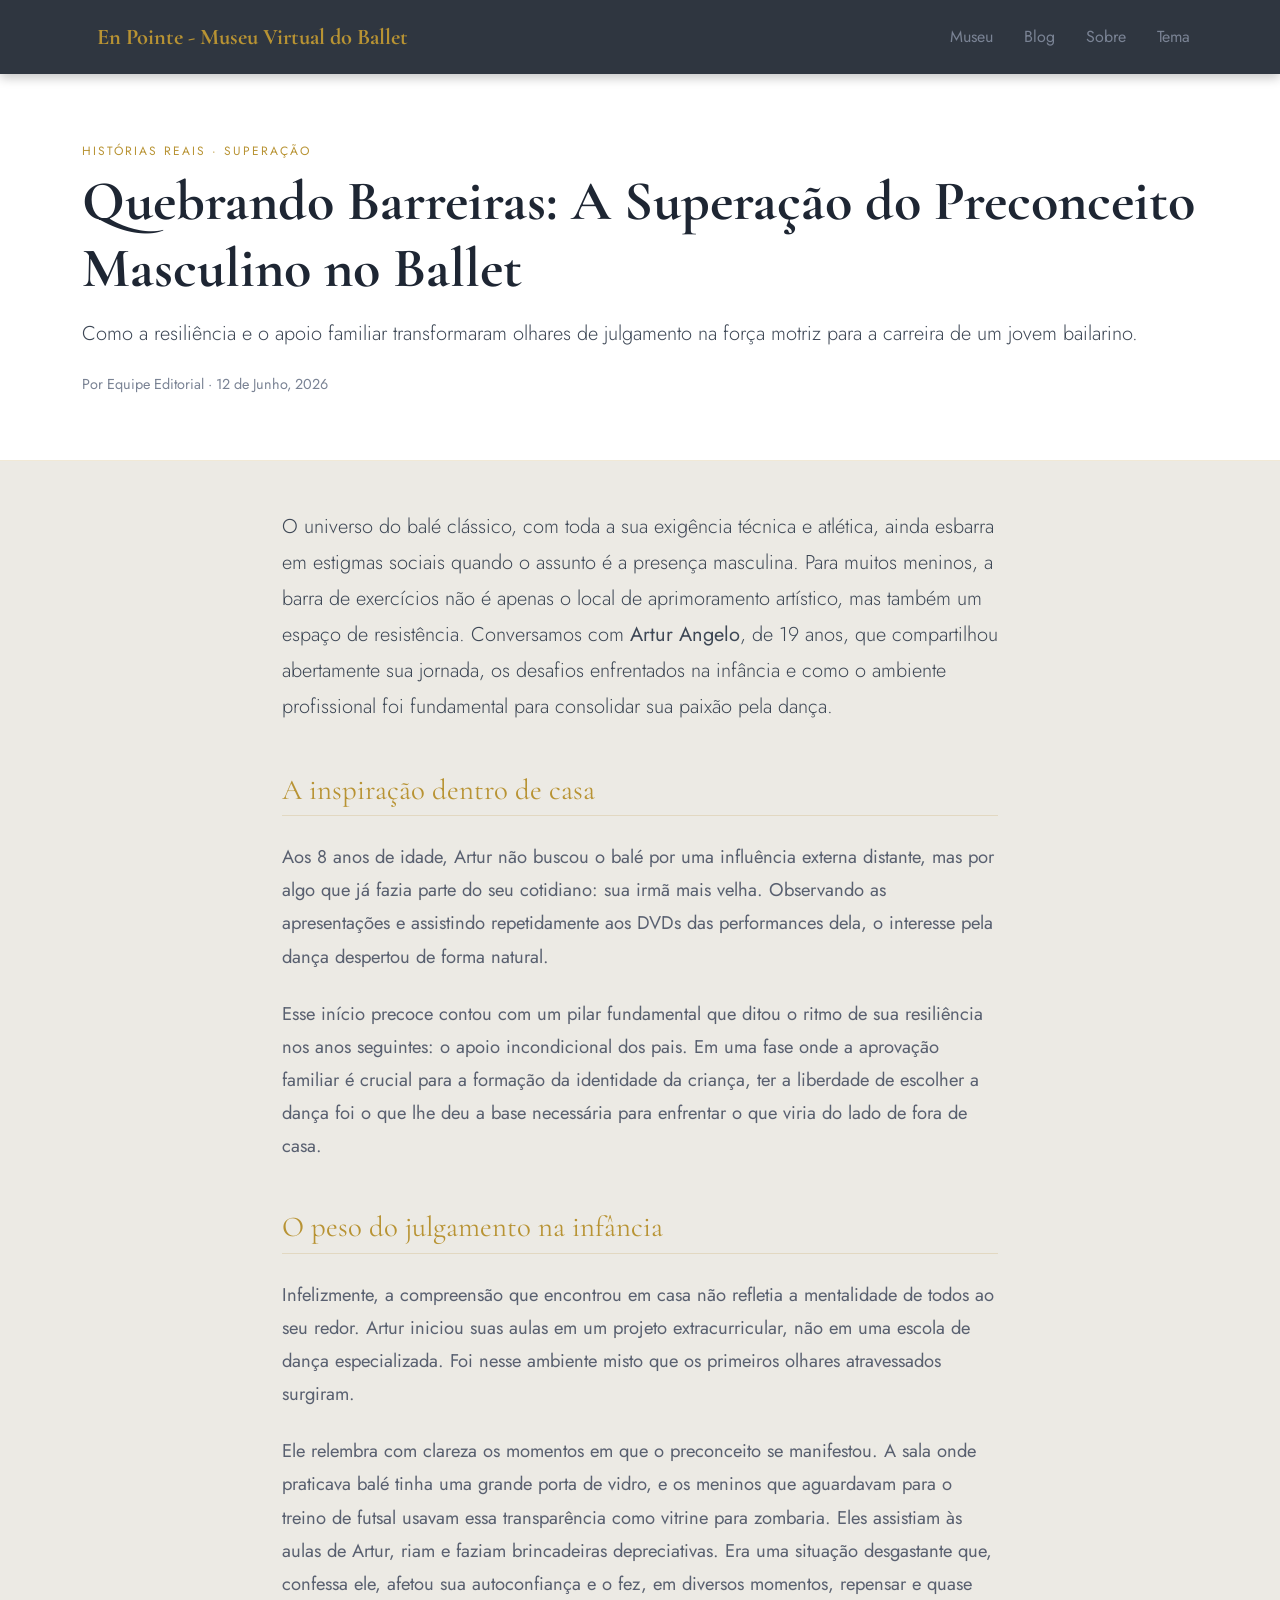
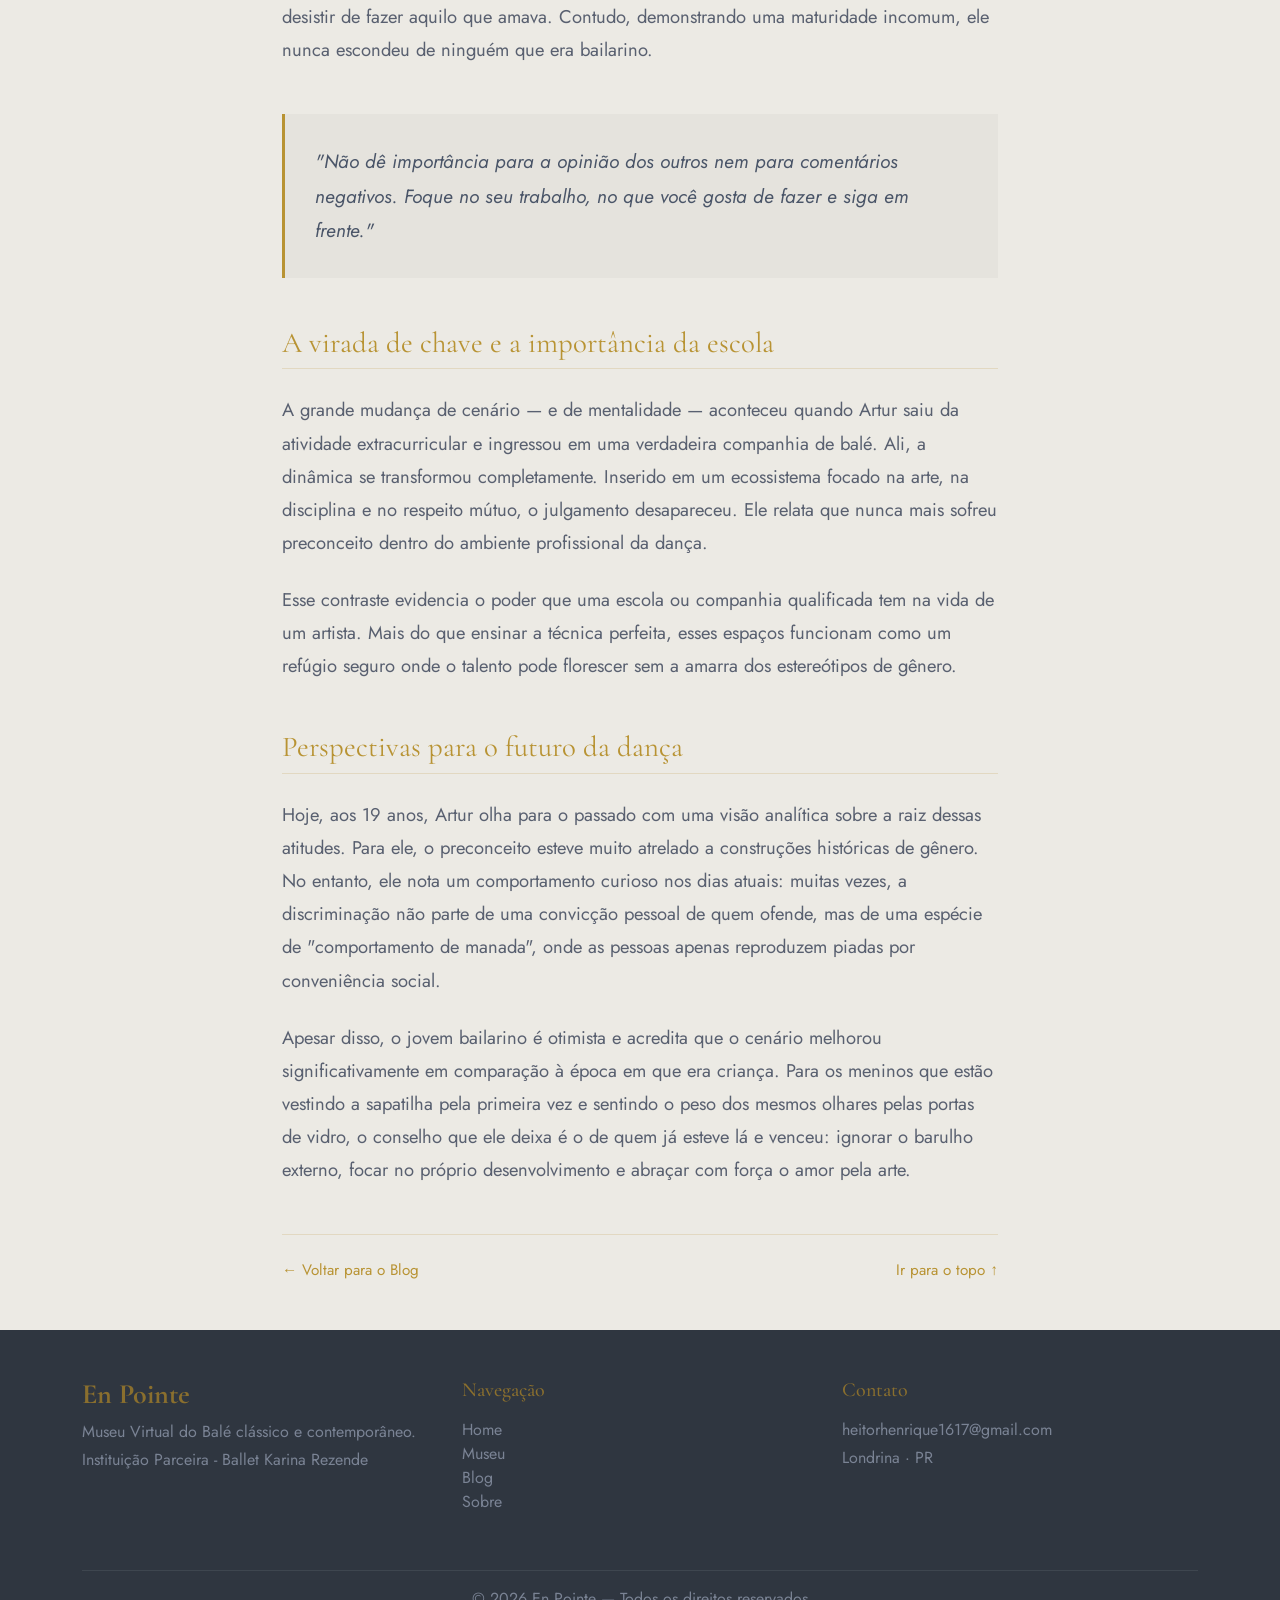
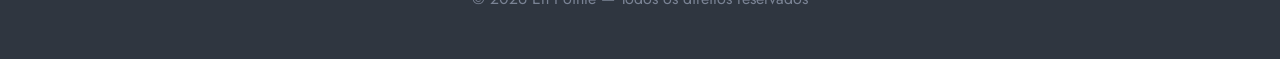
<file: post2.html>
<!DOCTYPE html>
<html lang="pt-br">
<head>
    <meta charset="UTF-8">
    <meta name="viewport" content="width=device-width, initial-scale=1.0">
    
    <title>Quebrando Barreiras: A Superação do Preconceito Masculino no Balé - En Pointe</title>
    <meta name="description" content="Conheça a história de Artur Angelo e como ele enfrentou e superou o preconceito para seguir sua paixão pelo balé clássico.">
    
    <link rel="icon" href="./images/logo.ico" type="image/x-icon">

    <link rel="preconnect" href="https://fonts.googleapis.com">
    <link rel="preconnect" href="https://fonts.gstatic.com" crossorigin>
    <link href="https://fonts.googleapis.com/css2?family=Cormorant+Garamond:wght@300;400;600&family=Jost:wght@400;500&display=swap" rel="stylesheet">
    
    <link href="https://cdn.jsdelivr.net/npm/bootstrap@5.3.0/dist/css/bootstrap.min.css" rel="stylesheet">
    <link rel="stylesheet" href="global.css">
    <link rel="stylesheet" href="post1-style.css">

    <style>
        .texto-narrativa {
            font-family: var(--font-sans);
            color: var(--text-desc);
            font-size: 1.15rem;
            line-height: 1.8;
            margin-bottom: 1.5rem;
            transition: color 0.3s;
        }
        .texto-narrativa strong {
            color: var(--text-title);
            font-weight: 500;
        }
    </style>
</head>
<body>

    <nav class="navbar navbar-expand-lg navbar-dark navbar-custom">
        <div class="container">
            <a class="navbar-brand" href="index.html">En Pointe - Museu Virtual do Ballet</a>
            <button class="navbar-toggler" type="button" data-bs-toggle="collapse" data-bs-target="#menu">
                <span class="navbar-toggler-icon"></span>
            </button>
            <div class="collapse navbar-collapse" id="menu">
                <div class="navbar-nav ms-auto">
                    <a class="nav-link" href="museu.html">Museu</a>
                    <a class="nav-link" href="blog.html">Blog</a>
                    <a class="nav-link" href="sobre.html">Sobre</a>
                    <a id="theme-toggle" class="nav-link" href="#" role="button">Tema</a>
                </div>
            </div>
        </div>
    </nav>

    <main>
        <section id="post-hero" class="py-5 bg-post-hero text-start">
            <div class="container py-3">
                <span class="blog-tag text-uppercase mb-2 d-inline-block">Histórias Reais &middot; Superação</span>
                <h1 class="titulo-post display-4 fw-bold mb-3">Quebrando Barreiras: A Superação do Preconceito Masculino no Ballet</h1>
                <p class="subtitulo-post lead fs-5 mb-4">Como a resiliência e o apoio familiar transformaram olhares de julgamento na força motriz para a carreira de um jovem bailarino.</p>
                <div class="meta-texto">Por Equipe Editorial &middot; 12 de Junho, 2026</div>
            </div>
        </section>

        <section id="post-corpo" class="py-5 bg-blog-principal">
            <div class="container leitura-otimizada animar-scroll">
                
                <p class="intro-artigo lead mb-5">
                    O universo do balé clássico, com toda a sua exigência técnica e atlética, ainda esbarra em estigmas sociais quando o assunto é a presença masculina. Para muitos meninos, a barra de exercícios não é apenas o local de aprimoramento artístico, mas também um espaço de resistência. Conversamos com <strong>Artur Angelo</strong>, de 19 anos, que compartilhou abertamente sua jornada, os desafios enfrentados na infância e como o ambiente profissional foi fundamental para consolidar sua paixão pela dança.
                </p>

                <div class="mb-5">
                    <h3 class="titulo-categoria-post mb-4">A inspiração dentro de casa</h3>
                    <p class="texto-narrativa">
                        Aos 8 anos de idade, Artur não buscou o balé por uma influência externa distante, mas por algo que já fazia parte do seu cotidiano: sua irmã mais velha. Observando as apresentações e assistindo repetidamente aos DVDs das performances dela, o interesse pela dança despertou de forma natural. 
                    </p>
                    <p class="texto-narrativa">
                        Esse início precoce contou com um pilar fundamental que ditou o ritmo de sua resiliência nos anos seguintes: o apoio incondicional dos pais. Em uma fase onde a aprovação familiar é crucial para a formação da identidade da criança, ter a liberdade de escolher a dança foi o que lhe deu a base necessária para enfrentar o que viria do lado de fora de casa.
                    </p>
                </div>

                <div class="mb-5">
                    <h3 class="titulo-categoria-post mb-4">O peso do julgamento na infância</h3>
                    <p class="texto-narrativa">
                        Infelizmente, a compreensão que encontrou em casa não refletia a mentalidade de todos ao seu redor. Artur iniciou suas aulas em um projeto extracurricular, não em uma escola de dança especializada. Foi nesse ambiente misto que os primeiros olhares atravessados surgiram.
                    </p>
                    <p class="texto-narrativa">
                        Ele relembra com clareza os momentos em que o preconceito se manifestou. A sala onde praticava balé tinha uma grande porta de vidro, e os meninos que aguardavam para o treino de futsal usavam essa transparência como vitrine para zombaria. Eles assistiam às aulas de Artur, riam e faziam brincadeiras depreciativas. Era uma situação desgastante que, confessa ele, afetou sua autoconfiança e o fez, em diversos momentos, repensar e quase desistir de fazer aquilo que amava. Contudo, demonstrando uma maturidade incomum, ele nunca escondeu de ninguém que era bailarino.
                    </p>
                </div>

                <div class="frase-destaque my-5">
                    <p class="mb-0">"Não dê importância para a opinião dos outros nem para comentários negativos. Foque no seu trabalho, no que você gosta de fazer e siga em frente."</p>
                </div>

                <div class="mb-5">
                    <h3 class="titulo-categoria-post mb-4">A virada de chave e a importância da escola</h3>
                    <p class="texto-narrativa">
                        A grande mudança de cenário — e de mentalidade — aconteceu quando Artur saiu da atividade extracurricular e ingressou em uma verdadeira companhia de balé. Ali, a dinâmica se transformou completamente. Inserido em um ecossistema focado na arte, na disciplina e no respeito mútuo, o julgamento desapareceu. Ele relata que nunca mais sofreu preconceito dentro do ambiente profissional da dança.
                    </p>
                    <p class="texto-narrativa">
                        Esse contraste evidencia o poder que uma escola ou companhia qualificada tem na vida de um artista. Mais do que ensinar a técnica perfeita, esses espaços funcionam como um refúgio seguro onde o talento pode florescer sem a amarra dos estereótipos de gênero.
                    </p>
                </div>

                <div class="mb-5">
                    <h3 class="titulo-categoria-post mb-4">Perspectivas para o futuro da dança</h3>
                    <p class="texto-narrativa">
                        Hoje, aos 19 anos, Artur olha para o passado com uma visão analítica sobre a raiz dessas atitudes. Para ele, o preconceito esteve muito atrelado a construções históricas de gênero. No entanto, ele nota um comportamento curioso nos dias atuais: muitas vezes, a discriminação não parte de uma convicção pessoal de quem ofende, mas de uma espécie de "comportamento de manada", onde as pessoas apenas reproduzem piadas por conveniência social.
                    </p>
                    <p class="texto-narrativa">
                        Apesar disso, o jovem bailarino é otimista e acredita que o cenário melhorou significativamente em comparação à época em que era criança. Para os meninos que estão vestindo a sapatilha pela primeira vez e sentindo o peso dos mesmos olhares pelas portas de vidro, o conselho que ele deixa é o de quem já esteve lá e venceu: ignorar o barulho externo, focar no próprio desenvolvimento e abraçar com força o amor pela arte.
                    </p>
                </div>

                <div class="d-flex justify-content-between border-gold border-top pt-4 mt-5">
                    <a href="blog.html" class="link-navegacao">&larr; Voltar para o Blog</a>
                    <a href="#post-hero" class="link-navegacao">Ir para o topo &uarr;</a>
                </div>

            </div>
        </section>
    </main>

    <footer class="bg-footer text-light py-5">
        <div class="container">
            <div class="row">
                <div class="col-lg-4 mb-4">
                    <h3 class="fw-bold titulo-footer">En Pointe</h3>
                    <p class="text-secondary-custom mb-1">Museu Virtual do Balé clássico e contemporâneo.</p>
                    <a href="https://www.karinarezende.com.br/" class="text-decoration-none text-secondary-custom">Instituição Parceira - Ballet Karina Rezende</a>
                </div>
                <div class="col-lg-4 mb-4">
                    <h5 class="mb-3 titulo-footer">Navegação</h5>
                    <ul class="list-unstyled">
                        <li><a href="index.html" class="text-decoration-none text-secondary-custom">Home</a></li>
                        <li><a href="museu.html" class="text-decoration-none text-secondary-custom">Museu</a></li>
                        <li><a href="blog.html" class="text-decoration-none text-secondary-custom">Blog</a></li>
                        <li><a href="sobre.html" class="text-decoration-none text-secondary-custom">Sobre</a></li>
                    </ul>
                </div>
                <div class="col-lg-4 mb-4">
                    <h5 class="mb-3 titulo-footer">Contato</h5>
                    <p class="text-secondary-custom mb-1">heitorhenrique1617@gmail.com</p>
                    <p class="text-secondary-custom">Londrina &middot; PR</p>
                </div>
            </div>
            <hr class="border-secondary">
            <div class="text-center text-secondary-custom">
                &copy; 2026 En Pointe &mdash; Todos os direitos reservados
            </div>
        </div>
    </footer>

    <script src="https://cdn.jsdelivr.net/npm/bootstrap@5.3.0/dist/js/bootstrap.bundle.min.js"></script>
    <script>
    document.addEventListener("DOMContentLoaded", function () {
        const observador = new IntersectionObserver((entradas) => {
            entradas.forEach((entrada) => {
                if (entrada.isIntersecting) {
                    entrada.target.classList.add("ativo");
                    observador.unobserve(entrada.target);
                }
            });
        }, {
            threshold: 0.05
        });

        document.querySelectorAll(".animar-scroll").forEach((elemento) => {
            observador.observe(elemento);
        });
    });

document.addEventListener("DOMContentLoaded", function () {
    const themeToggleBtn = document.getElementById('theme-toggle');
    

    let currentSessionTheme = sessionStorage.getItem('theme-session');
    

    if (!currentSessionTheme) {
        const prefersLight = window.matchMedia('(prefers-color-scheme: light)').matches;
        currentSessionTheme = prefersLight ? 'light' : 'dark';
    }
    
    document.documentElement.setAttribute('data-theme', currentSessionTheme);

    if (sessionStorage.getItem('theme-session') && themeToggleBtn) {
        themeToggleBtn.textContent = currentSessionTheme === 'dark' ? 'Escuro' : 'Claro';
    }

    if (themeToggleBtn) {
        themeToggleBtn.addEventListener('click', (e) => {
            e.preventDefault(); 
            
            const currentTheme = document.documentElement.getAttribute('data-theme');
            let newTheme = currentTheme === 'dark' ? 'light' : 'dark';
            
            document.documentElement.setAttribute('data-theme', newTheme);
            sessionStorage.setItem('theme-session', newTheme);
            
            themeToggleBtn.textContent = newTheme === 'dark' ? 'Escuro' : 'Claro';
        });
    }
});
    </script>
</body>
</html>
</file>
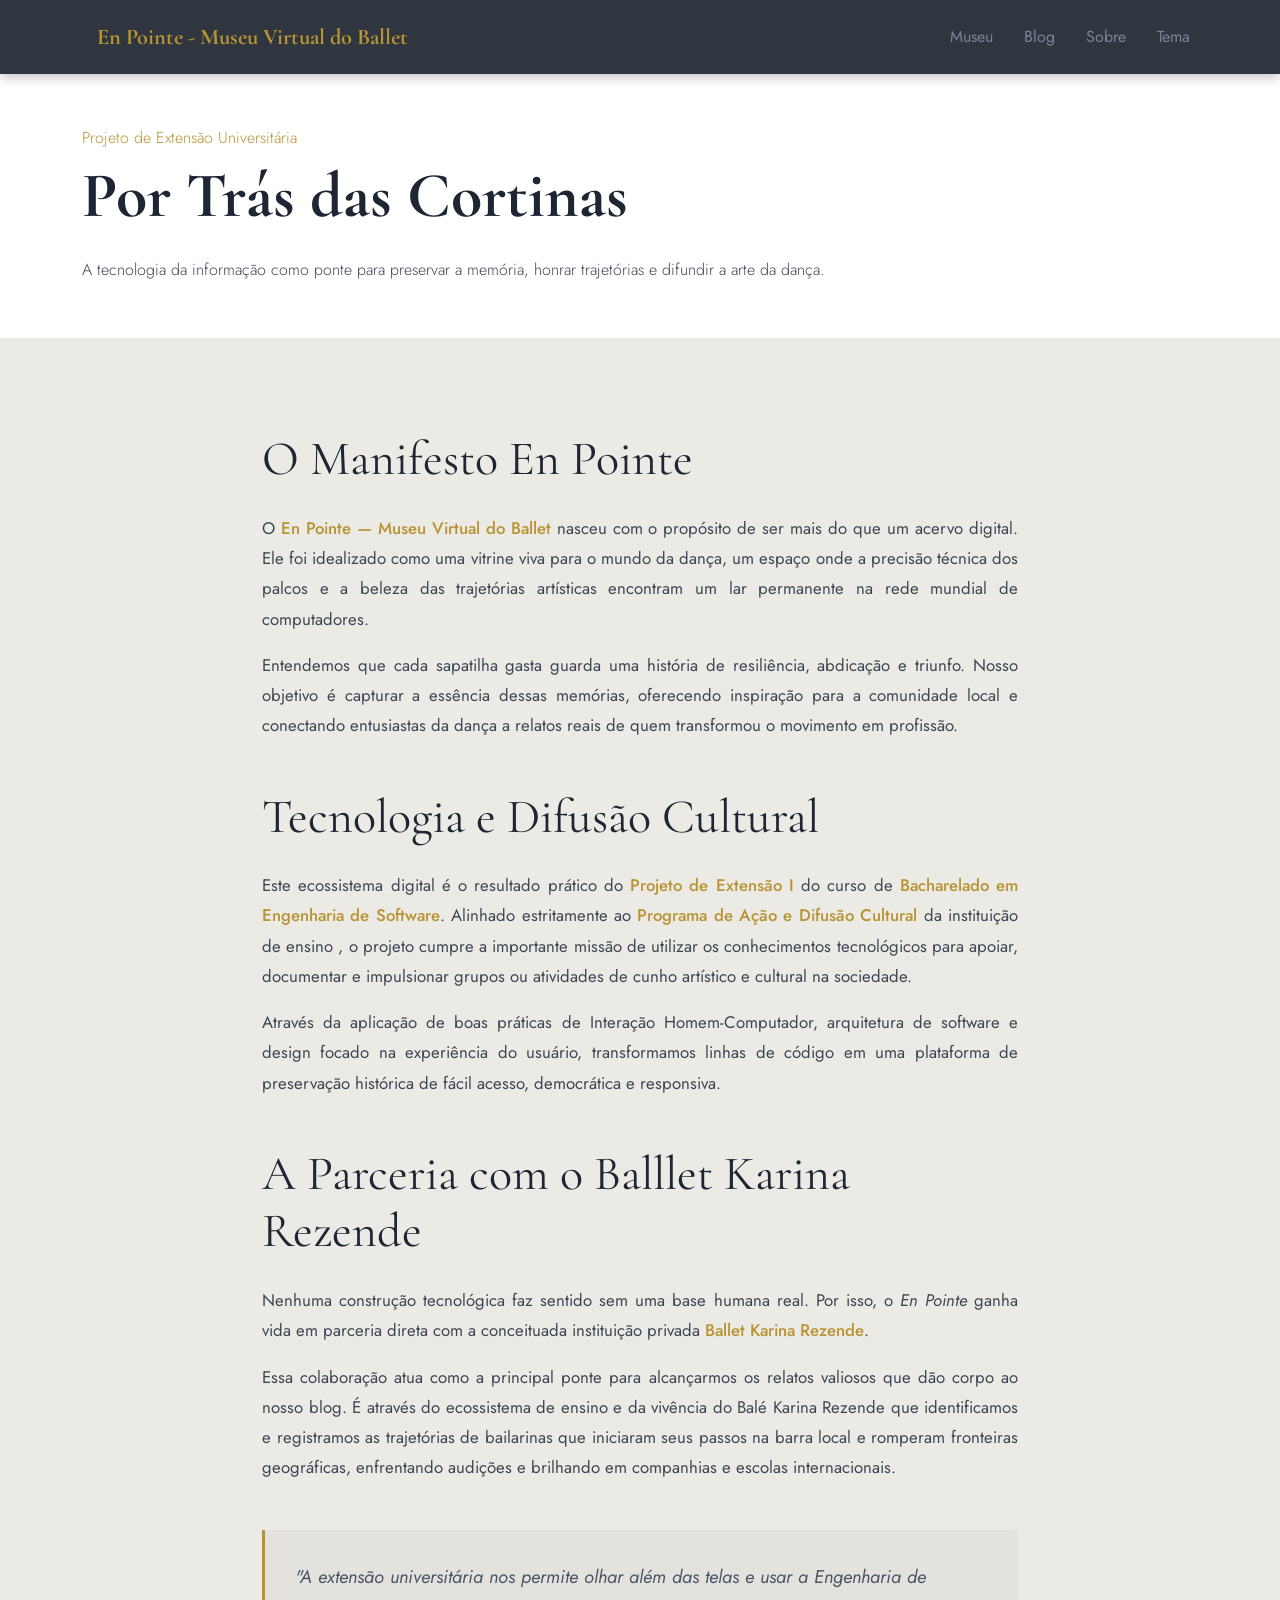
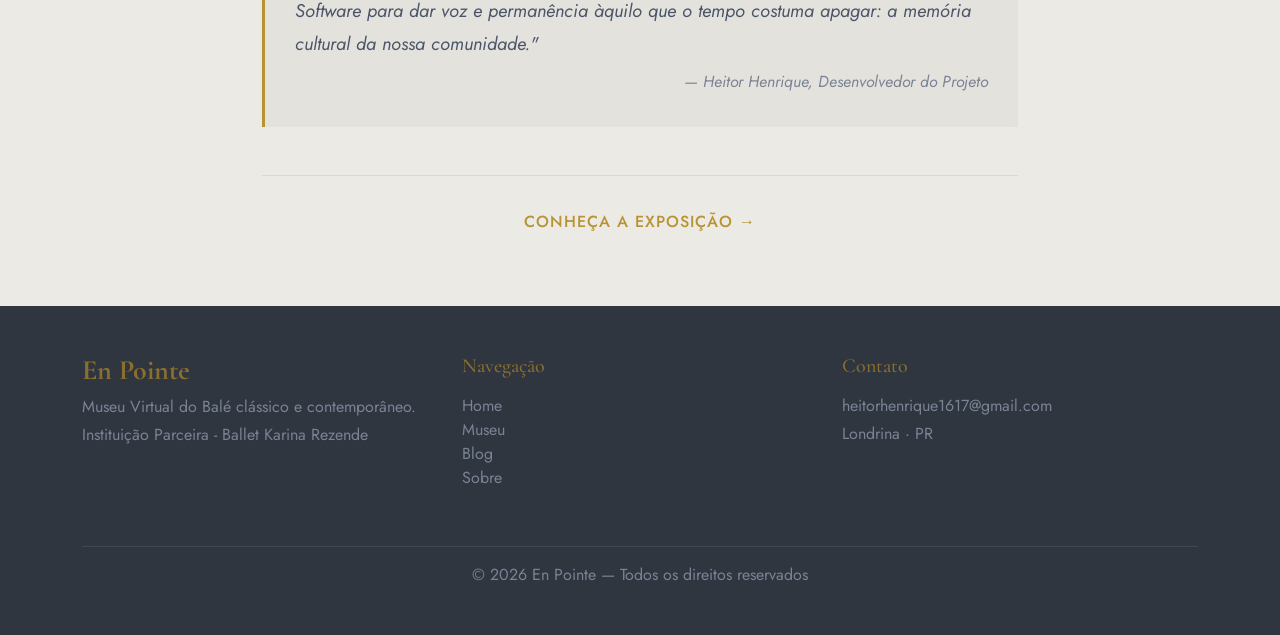
<file: sobre.html>
<!DOCTYPE html>
<html lang="pt-br">
<head>
    <meta charset="UTF-8">
    <meta name="viewport" content="width=device-width, initial-scale=1.0">
    
    <!-- SEO Básico -->
    <title>En Pointe - Sobre o Projeto</title>
    <meta name="description" content="Conheça a missão do projeto En Pointe, uma iniciativa de extensão universitária em parceria com o Ballet Karina Rezende para a difusão da arte.">
    <meta name="author" content="Heitor Henrique">
    
    <!-- Favicon -->
    <link rel="icon" href="./images/logo.ico" type="image/x-icon">

    <!-- Otimização de Performance -->
    <link rel="preconnect" href="https://fonts.googleapis.com">
    <link rel="preconnect" href="https://fonts.gstatic.com" crossorigin>
    <link href="https://fonts.googleapis.com/css2?family=Cormorant+Garamond:wght@300;400;600&family=Jost:wght@400;500&display=swap" rel="stylesheet">
    
    <link href="https://cdn.jsdelivr.net/npm/bootstrap@5.3.0/dist/css/bootstrap.min.css" rel="stylesheet">
    <link rel="stylesheet" href="global.css">
    <link rel="stylesheet" href="sobre-style.css">
</head>
<body>

    <nav class="navbar navbar-expand-lg navbar-dark navbar-custom">
        <div class="container">
            <a class="navbar-brand" href="index.html">En Pointe - Museu Virtual do Ballet</a>
            <button class="navbar-toggler" type="button" data-bs-toggle="collapse" data-bs-target="#menu">
                <span class="navbar-toggler-icon"></span>
            </button>
            <div class="collapse navbar-collapse" id="menu">
                <div class="navbar-nav ms-auto">
                    <a class="nav-link" href="museu.html">Museu</a>
                    <a class="nav-link" href="blog.html">Blog</a>
                    <a class="nav-link" href="sobre.html">Sobre</a>
                    <a id="theme-toggle" class="nav-link" href="#" role="button">Tema</a>
                </div>
            </div>
        </div>
    </nav>

    <main>
        <section id="sobre-intro" class="py-5 bg-sobre-hero text-start d-flex align-items-center">
            <div class="container py-1">
                <p class="texto-introducao lead text-start mb-2 fs-6 mx-auto">Projeto de Extensão Universitária</p>
                <h1 class="titulo-introducao display-3 fw-bold mb-4">Por Trás das Cortinas</h1>
                <p class="texto-principal lead text-start mb-1 fs-6 mx-auto">A tecnologia da informação como ponte para preservar a memória, honrar trajetórias e difundir a arte da dança.</p>
            </div>
        </section>

        <section id="sobre-conteudo" class="py-5 bg-sobre-principal">
            <div class="container py-4 leitura-otimizada">
                
                <div class="mb-5 animar-scroll">
                    <h2 class="titulo-secao-sobre display-5 mb-4">O Manifesto En Pointe</h2>
                    <p class="desc-texto mb-3">
                        O <strong>En Pointe — Museu Virtual do Ballet</strong> nasceu com o propósito de ser mais do que um acervo digital. Ele foi idealizado como uma vitrine viva para o mundo da dança, um espaço onde a precisão técnica dos palcos e a beleza das trajetórias artísticas encontram um lar permanente na rede mundial de computadores.
                    </p>
                    <p class="desc-texto">
                        Entendemos que cada sapatilha gasta guarda uma história de resiliência, abdicação e triunfo. Nosso objetivo é capturar a essência dessas memórias, oferecendo inspiração para a comunidade local e conectando entusiastas da dança a relatos reais de quem transformou o movimento em profissão.
                    </p>
                </div>

                <div class="mb-5 animar-scroll">
                    <h2 class="titulo-secao-sobre display-5 mb-4">Tecnologia e Difusão Cultural</h2>
                    <p class="desc-texto mb-3">
                        Este ecossistema digital é o resultado prático do <strong>Projeto de Extensão I</strong> do curso de <strong>Bacharelado em Engenharia de Software</strong>. Alinhado estritamente ao <strong>Programa de Ação e Difusão Cultural</strong> da instituição de ensino , o projeto cumpre a importante missão de utilizar os conhecimentos tecnológicos para apoiar, documentar e impulsionar grupos ou atividades de cunho artístico e cultural na sociedade.
                    </p>
                    <p class="desc-texto">
                        Através da aplicação de boas práticas de Interação Homem-Computador, arquitetura de software e design focado na experiência do usuário, transformamos linhas de código em uma plataforma de preservação histórica de fácil acesso, democrática e responsiva.
                    </p>
                </div>

                <div class="mb-5 animar-scroll">
                    <h2 class="titulo-secao-sobre display-5 mb-4">A Parceria com o Balllet Karina Rezende</h2>
                    <p class="desc-texto mb-3">
                        Nenhuma construção tecnológica faz sentido sem uma base humana real. Por isso, o <em>En Pointe</em> ganha vida em parceria direta com a conceituada instituição privada <a href="https://www.karinarezende.com.br/" class="text-decoration-none"><strong>Ballet Karina Rezende</strong></a>. 
                    </p>
                    <p class="desc-texto">
                        Essa colaboração atua como a principal ponte para alcançarmos os relatos valiosos que dão corpo ao nosso blog. É através do ecossistema de ensino e da vivência do Balé Karina Rezende que identificamos e registramos as trajetórias de bailarinas que iniciaram seus passos na barra local e romperam fronteiras geográficas, enfrentando audições e brilhando em companhias e escolas internacionais.
                    </p>
                </div>

                <div class="frase-destaque my-5 animar-scroll">
                    <p class="mb-2">"A extensão universitária nos permite olhar além das telas e usar a Engenharia de Software para dar voz e permanência àquilo que o tempo costuma apagar: a memória cultural da nossa comunidade."</p>
                    <span class="d-block text-end fs-6 text-secondary-custom">— Heitor Henrique, Desenvolvedor do Projeto</span>
                </div>

                <div class="text-center border-gold border-top pt-4 mt-5 animar-scroll">
                    <a href="index.html" class="btn-voltar-home">CONHEÇA A EXPOSIÇÃO &rarr;</a>
                </div>

            </div>
        </section>
    </main>

    <footer class="bg-footer text-light py-5">
        <div class="container">
            <div class="row">
                <div class="col-lg-4 mb-4">
                    <h3 class="fw-bold titulo-footer">En Pointe</h3>
                    <p class="text-secondary-custom mb-1">Museu Virtual do Balé clássico e contemporâneo.</p>
                    <a href="https://www.karinarezende.com.br/" class="text-decoration-none text-secondary-custom">Instituição Parceira - Ballet Karina Rezende</a>
                </div>
                <div class="col-lg-4 mb-4">
                    <h5 class="mb-3 titulo-footer">Navegação</h5>
                    <ul class="list-unstyled">
                        <li><a href="index.html" class="text-decoration-none text-secondary-custom">Home</a></li>
                        <li><a href="museu.html" class="text-decoration-none text-secondary-custom">Museu</a></li>
                        <li><a href="blog.html" class="text-decoration-none text-secondary-custom">Blog</a></li>
                        <li><a href="sobre.html" class="text-decoration-none text-secondary-custom">Sobre</a></li>
                    </ul>
                </div>
                <div class="col-lg-4 mb-4">
                    <h5 class="mb-3 titulo-footer">Contato</h5>
                    <p class="text-secondary-custom mb-1">heitorhenrique1617@gmail.com</p>
                    <p class="text-secondary-custom">Londrina &middot; PR</p>
                </div>
            </div>
            <hr class="border-secondary">
            <div class="text-center text-secondary-custom">
                &copy; 2026 En Pointe &mdash; Todos os direitos reservados
            </div>
        </div>
    </footer>

    <script src="https://cdn.jsdelivr.net/npm/bootstrap@5.3.0/dist/js/bootstrap.bundle.min.js"></script>
    <script>
    document.addEventListener("DOMContentLoaded", function () {
        const observador = new IntersectionObserver((entradas) => {
            entradas.forEach((entrada) => {
                if (entrada.isIntersecting) {
                    entrada.target.classList.add("ativo");
                    observador.unobserve(entrada.target);
                }
            });
        }, {
            threshold: 0.1
        });

        document.querySelectorAll(".animar-scroll").forEach((elemento) => {
            observador.observe(elemento);
        });
    });

document.addEventListener("DOMContentLoaded", function () {
    const themeToggleBtn = document.getElementById('theme-toggle');
    

    let currentSessionTheme = sessionStorage.getItem('theme-session');
    

    if (!currentSessionTheme) {
        const prefersLight = window.matchMedia('(prefers-color-scheme: light)').matches;
        currentSessionTheme = prefersLight ? 'light' : 'dark';
    }
    
    document.documentElement.setAttribute('data-theme', currentSessionTheme);

    if (sessionStorage.getItem('theme-session') && themeToggleBtn) {
        themeToggleBtn.textContent = currentSessionTheme === 'dark' ? 'Escuro' : 'Claro';
    }

    if (themeToggleBtn) {
        themeToggleBtn.addEventListener('click', (e) => {
            e.preventDefault(); 
            
            const currentTheme = document.documentElement.getAttribute('data-theme');
            let newTheme = currentTheme === 'dark' ? 'light' : 'dark';
            
            document.documentElement.setAttribute('data-theme', newTheme);
            sessionStorage.setItem('theme-session', newTheme);
            
            themeToggleBtn.textContent = newTheme === 'dark' ? 'Escuro' : 'Claro';
        });
    }
});

    </script>
</body>
</html>
</file>
<file: global.css>
/* ==========================================================================
   VARIÁVEIS GLOBAIS (DESIGN SYSTEM)
   ========================================================================== */
:root {
    /* Paleta de Cores Escura (Padrão) */
    --bg-pure: #0F0D0B;
    --bg-hero: #1C1917;
    --bg-principal: #27231E;
    --bg-card: #14110F;
    --bg-quote: rgba(255, 255, 255, 0.03);
    --bg-hover-gold: rgba(201, 168, 76, 0.05);
    
    --color-gold: #C9A84C;
    --color-gold-dark: #8A6F2E;
    --color-gold-glow: rgba(201, 168, 76, 0.3);
    
    --text-title: #F5EDD6;
    --text-body: #C8B99A;
    --text-muted: #7A6E62;
    --text-desc: #8F8376;
    --text-quote: #D8C7A5;

    /* Variáveis Auxiliares (Bordas e Sombras) */
    --border-subtle: rgba(201, 168, 76, 0.15);
    --border-medium: rgba(201, 168, 76, 0.4);
    --border-gray: rgba(122, 110, 98, 0.3);
    --shadow-nav: rgba(0,0,0,0.3);

    /* Tipografia */
    --font-serif: 'Cormorant Garamond', serif;
    --font-sans: 'Jost', sans-serif;
}

/* ==========================================================================
   TEMA CLARO (Classic Ivory & Gold)
   ========================================================================== */
[data-theme="light"] {
    --bg-pure: #F4F1EC;
    --bg-hero: #FFFFFF;
    --bg-principal: #ECEAE4;
    --bg-card: #FFFFFF;
    --bg-quote: rgba(0, 0, 0, 0.03);
    --bg-hover-gold: rgba(184, 147, 51, 0.08);
    --color-gold: #B89333;
    --color-gold-dark: #8A6F2E;
    --color-gold-glow: rgba(184, 147, 51, 0.15);
    --text-title: #1E2633;
    --text-body: #3D4755;
    --text-muted: #7A8394;
    --text-desc: #596070;
    --text-quote: #4A5568;
    --border-subtle: rgba(184, 147, 51, 0.2);
    --border-medium: rgba(184, 147, 51, 0.45);
    --border-gray: rgba(90, 100, 115, 0.25);
    --shadow-nav: rgba(0,0,0,0.22);
    /* navbar */ 
    --navbar-bg: #2F3640;
    --navbar-text: #F0ECE4;
}

/* ==========================================================================
   MENU DE NAVEGAÇÃO (NAVBAR)
   ========================================================================== */
.navbar-custom {
    background: var(--navbar-bg, var(--bg-pure));
    backdrop-filter: blur(10px);
    padding: 15px 0;
    box-shadow: 0 4px 10px var(--shadow-nav);
    transition: background 0.3s, box-shadow 0.3s;
}

.navbar-brand {
    font-family: var(--font-serif);
    font-size: 1.4rem;
    font-weight: bold;
    color: var(--color-gold);
    margin-left: 15px;
    transition: 0.3s;
}

.navbar-brand:hover {
    color: var(--color-gold-dark) !important;
}

.nav-link {
    color: var(--text-muted);
    font-family: var(--font-sans);
    margin-left: 15px;
    transition: 0.3s;
}

.nav-link:hover {
    color: var(--color-gold-dark) !important;
}

.navbar-toggler {
    border-color: var(--color-gold); 
    border-width: 2px;    
    padding: 5px;          
}

.navbar-toggler-icon {
    filter: invert(72%) sepia(50%) saturate(450%) hue-rotate(5deg) brightness(95%) contrast(90%);
}

.navbar-toggler:focus {
    box-shadow: 0 0 0 0.25rem var(--color-gold-glow); 
}

#theme-toggle {
    transition: transform 0.3s;
}

#theme-toggle:hover {
    transform: scale(1.01);
}

/* ==========================================================================
   RODAPÉ (FOOTER)
   ========================================================================== */
.bg-footer { 
    background: var(--navbar-bg, var(--bg-pure)); 
    transition: background 0.3s;
}

.titulo-footer { 
    color: var(--color-gold-dark); 
    font-family: var(--font-serif); 
}

.text-secondary-custom { 
    color: var(--text-muted); 
    font-family: var(--font-sans); 
}

.text-decoration-none {
    transition: all 0.3s;
}

.text-decoration-none:hover {
    color: var(--color-gold-dark);
}

/* ==========================================================================
   SISTEMA DE ANIMAÇÃO SCROLL
   ========================================================================== */
.animar-scroll {
    opacity: 0;
    transform: translateY(30px);
    transition: opacity 0.8s cubic-bezier(0.215, 0.610, 0.355, 1), 
                transform 0.8s cubic-bezier(0.215, 0.610, 0.355, 1);
}

.animar-scroll.ativo {
    opacity: 1;
    transform: translateY(0);
}

.delay-1 { transition-delay: 0.12s; }
.delay-2 { transition-delay: 0.24s; }
.delay-3 { transition-delay: 0.36s; }
.delay-4 { transition-delay: 0.48s; }
</file>
<file: style.css>
.bg-custom {
    background-color: var(--bg-hero);
    background-size: cover;
    background-position: center;
    min-height: 90vh;
    transition: background-color 0.3s;
}

.titulo-principal {
    opacity: 0;
    font-family: var(--font-serif) !important;
    animation: subirEntrada 0.5s ease-out forwards;
    animation-delay: 0.2s;
    color: var(--text-title);
}

.texto-dourado {
    color: var(--color-gold);
}

.linha {
    opacity: 0;
    animation: subirEntrada 0.5s ease-out forwards;
    animation-delay: 0.4s;
    border-top: 2px solid var(--color-gold) !important;
}

.deco {
    opacity: 0;
    font-family: var(--font-sans);
    letter-spacing: 4px; 
    color: var(--color-gold);      
    font-size: 0.7rem;
    animation: subirEntrada 0.5s ease-out forwards;
}

.texto-principal {
    opacity: 0;
    font-family: var(--font-sans);
    color: var(--text-body);
    animation: subirEntrada 0.5s ease-out forwards;
    animation-delay: 0.6s;
}

.container-botoes {
    opacity: 0;
    animation: subirEntrada 0.5s ease-out forwards;
    animation-delay: 0.8s;
}

.btn-explore {
    font-family: var(--font-sans);
    background-color: var(--color-gold);
    color: #FFFFFF;
    border: none;
    padding: 12px 30px;
    font-weight: bold;
    letter-spacing: 1px;
    transition: 0.3s;
}

[data-theme="dark"] .btn-explore {
    color: var(--bg-pure);
}

.btn-explore:hover {
    background-color: var(--color-gold-dark);
    color: #FFFFFF;
    transform: translateY(-3px);
}

.btn-explore:focus,
.btn-explore:active {
    background-color: var(--color-gold-dark) !important;
    color: #FFFFFF !important;
    border: none !important;
    box-shadow: none !important;
}

.btn-blog-link {
    font-family: var(--font-sans);
    background: transparent;
    color: var(--text-body);
    padding: 12px 30px;
    transition: 0.3s;
}

.btn-blog-link:hover {
    color: var(--text-title);
    transform: translateY(-3px);
}

.btn-blog-link:focus,
.btn-blog-link:active {
    color: var(--text-title) !important;
    border: none !important;
    box-shadow: none !important;
}

.emoji-fundo {
    font-size: clamp(200px, 20vw, 300px);
    opacity: 0.06;
    z-index: 0;
    position: absolute;
    background: radial-gradient(circle at center, var(--color-gold-glow) 0%, rgba(201, 168, 76, 0) 70%);
    overflow: hidden;
    user-select: none;
    pointer-events: none;
}

@keyframes subirEntrada {
    from {
        opacity: 0;
        transform: translateY(40px);
    }
    to {
        opacity: 1;
        transform: translateY(0);
    }
}

.bg-custom-destaque {
    background-color: var(--bg-principal);
    background-size: cover;
    background-position: center;
    min-height: 10vh !important;
    transition: background-color 0.3s;
}

.destaque {
    font-family: var(--font-serif);
    color: var(--text-body);
}

.texto-destaque {
    font-family: var(--font-sans);
    color: var(--color-gold);
}
</file>
<file: blog-style.css>
.bg-blog-introducao {
    background-color: var(--bg-hero);
    min-height: 20vh; 
    transition: background-color 0.3s;
}

.bg-blog-principal {
    background-color: var(--bg-principal); 
    min-height: 100vh;
    transition: background-color 0.3s;
}

.texto-introducao {
    font-family: var(--font-sans);
    color: var(--color-gold);
}

.titulo-introducao {
    font-family: var(--font-serif);
    color: var(--text-title);
}

.texto-principal {
    font-family: var(--font-sans);
    color: var(--text-body);
}

.img-destaque-placeholder {
    background-color: var(--bg-card);
    border: 1px solid var(--border-subtle);
    height: 350px;
    color: var(--text-muted);
    font-family: var(--font-sans);
    transition: background-color 0.3s, border-color 0.3s;
}

.titulo-artigo-destaque {
    font-family: var(--font-serif);
    color: var(--text-title);
}

.desc-texto {
    font-family: var(--font-sans);
    color: var(--text-body); 
    line-height: 1.7;
}

.meta-texto {
    font-family: var(--font-sans);
    color: var(--text-muted);
    font-size: 0.9rem;
}

.btn-ler-mais {
    font-family: var(--font-sans);
    color: var(--color-gold);
    text-decoration: none;
    font-weight: 500;
    letter-spacing: 1px;
    transition: 0.3s;
}

.btn-ler-mais:hover {
    color: var(--text-title);
    padding-left: 5px;
}

.blog-tag {
    color: var(--color-gold);
    font-family: var(--font-sans);
    font-size: 0.75rem;
    letter-spacing: 2px;
    border-bottom: 1px solid var(--border-medium);
    padding-bottom: 2px;
}

.filtro-tag {
    font-family: var(--font-sans);
    color: var(--text-muted);
    text-decoration: none;
    border: 1px solid var(--border-gray);
    padding: 6px 16px;
    border-radius: 20px;
    font-size: 0.85rem;
    transition: 0.3s;
}

.filtro-tag:hover, .filtro-tag.ativo {
    color: var(--color-gold);
    border-color: var(--color-gold);
    background-color: var(--bg-hover-gold);
}

.border-gold {
    border-color: var(--color-gold) !important;
}

.blog-card {
    background-color: var(--bg-card);
    border: 1px solid var(--border-subtle);
    height: 100%;
    transition: 0.3s;
    display: flex;
    flex-direction: column;
}

.blog-card:hover {
    background-color: var(--bg-hero);
    border-color: var(--color-gold);
    transform: translateY(-5px);
}

.card-img-placeholder {
    background-color: var(--bg-pure);
    height: 180px;
    font-size: 2rem;
    border-bottom: 1px solid var(--border-subtle);
    transition: background-color 0.3s, border-color 0.3s;
}

.card-corpo {
    padding: 25px;
    display: flex;
    flex-direction: column;
    flex-grow: 1;
}

.titulo-card-artigo {
    font-family: var(--font-serif);
    color: var(--text-title);
    font-size: 1.5rem;
    margin-top: 10px;
    margin-bottom: 15px;
}

.texto-card-artigo {
    color: var(--text-desc);
    font-family: var(--font-sans);
    font-size: 0.95rem;
    line-height: 1.6;
    margin-bottom: 20px;
    flex-grow: 1;
}

.btn-ler-mais-card {
    font-family: var(--font-sans);
    color: var(--text-body);
    text-decoration: none;
    font-size: 0.9rem;
    transition: 0.3s;
}

.btn-ler-mais-card:hover {
    color: var(--color-gold);
}
</file>
<file: museu-style.css>
.bg-custom-introducao {
    background-color: var(--bg-hero);
    background-size: cover;
    background-position: center;
    min-height: 20vh; 
    transition: background-color 0.3s;
}

.texto-introducao {
    font-family: var(--font-sans);
    color: var(--color-gold);
}

.titulo-introducao {
    font-family: var(--font-serif);
    color: var(--text-title);
}

.texto-principal {
    font-family: var(--font-sans);
    color: var(--text-body);
}

.bg-custom-museu {
    background-color: var(--bg-hero); 
    min-height: 100vh;
    transition: background-color 0.3s;
}

/* --- LINHA VERTICAL TIMELINE --- */
.timeline-bar {
    position: absolute;
    top: 14px; 
    bottom: -3.8rem; 
    left: 50%;
    transform: translateX(-50%);
    width: 1px;
    background-color: var(--border-medium);
    z-index: 1;
    opacity: 0;
    transition: opacity 0.8s ease-in-out, background-color 0.3s;
}

.timeline-bar.ativo {
    opacity: 1;
}

.ponto-marcador {
    width: 16px;
    height: 16px;
    border-radius: 50%;
    background-color: var(--color-gold);
    z-index: 2;
    margin-top: 5px; 
    box-shadow: 0 0 15px var(--color-gold-glow);
    transition: box-shadow 0.3s, background-color 0.3s;
}

.seculo-texto {
    font-family: var(--font-serif);
    color: var(--color-gold);
    font-size: 1.2rem;
    font-weight: 500;
}

.sub-texto {
    font-family: var(--font-sans);
    color: var(--text-muted);
    font-size: 0.7rem;
    letter-spacing: 3px;
}

.titulo-periodo {
    font-family: var(--font-serif) !important;
    color: var(--text-title); 
    font-weight: 400;
}

.desc-texto {
    font-family: var(--font-sans);
    color: var(--text-body); 
    font-size: 1.05rem;
    line-height: 1.7; 
    max-width: 800px;
}

.desc-texto em {
    font-family: var(--font-serif);
    font-style: italic;
    font-size: 1.15rem;
    color: var(--text-title);
}

.desc-texto strong {
    color: var(--text-body);
    font-weight: 600;
}

.frase-destaque {
    background: var(--bg-quote);
    border-left: 3px solid var(--color-gold);
    padding: 25px 30px;
    color: var(--text-quote);
    font-family: var(--font-sans);
    font-size: 1.1rem;
    line-height: 2;
    font-style: italic;
    backdrop-filter: blur(4px);
    transition: background 0.3s, color 0.3s;
}

.obra-tag {
    display: inline-block;
    padding: 10px 18px;
    border: 1px solid var(--color-gold);
    border-radius: 999px;
    color: var(--color-gold);
    font-family: var(--font-sans);
    font-size: 0.9rem;
    background-color: transparent;
}

/* --- GLOSSÁRIO --- */
.bg-custom-glossario {
    background-color: var(--bg-principal);
    min-height: 100vh; 
    display: flex;
    align-items: center;
    width: 100%;
    transition: background-color 0.3s;
}

.movimento-card {
    background-color: var(--bg-card); 
    border: 1px solid var(--border-subtle);
    padding: 40px;
    height: 100%;
    transition: 0.3s;
}

.movimento-card:hover {
    background-color: var(--bg-hero);
    border-color: var(--color-gold);
}

.movimento-titulo {
    font-family: var(--font-serif);
    font-size: 2.2rem;
    color: var(--text-title);
    margin-bottom: 20px;
}

.movimento-subtitulo {
    color: var(--color-gold);
    font-family: var(--font-sans);
    font-size: 0.9rem;
    margin-bottom: 20px;
}

.movimento-texto {
    color: var(--text-desc);
    font-family: var(--font-sans);
    line-height: 2;
    max-width: 300px;
}

.btn-ver-passo {
    font-family: var(--font-sans);
    color: var(--color-gold);
    font-size: 0.85rem;
    font-weight: 500;
    letter-spacing: 1px;
    transition: all 0.3s ease;
    cursor: pointer;
}

.btn-ver-passo:hover {
    color: var(--text-title);
    padding-left: 6px;
}
</file>
<file: post1-style.css>
.bg-post-hero {
    background-color: var(--bg-hero);
    border-bottom: 1px solid var(--border-subtle);
    transition: background-color 0.3s, border-color 0.3s;
}

.bg-blog-principal {
    background-color: var(--bg-principal);
    transition: background-color 0.3s;
}

.leitura-otimizada {
    max-width: 740px !important;
}

.titulo-post {
    font-family: var(--font-serif);
    color: var(--text-title);
    transition: color 0.3s;
}

.subtitulo-post {
    font-family: var(--font-sans);
    color: var(--text-body);
    line-height: 1.6;
    transition: color 0.3s;
}

.blog-tag {
    color: var(--color-gold);
    font-family: var(--font-sans);
    font-size: 0.75rem;
    letter-spacing: 2px;
}

.meta-texto {
    font-family: var(--font-sans);
    color: var(--text-muted);
    font-size: 0.9rem;
    transition: color 0.3s;
}

.intro-artigo {
    font-family: var(--font-sans);
    color: var(--text-body);
    line-height: 1.8;
    transition: color 0.3s;
}

.titulo-categoria-post {
    font-family: var(--font-serif);
    color: var(--color-gold);
    font-size: 1.8rem;
    font-weight: 400;
    border-bottom: 1px solid var(--border-subtle);
    padding-bottom: 8px;
    margin-top: 40px;
    transition: border-color 0.3s;
}

.pergunta {
    font-family: var(--font-sans);
    color: var(--text-title);
    font-weight: 500;
    font-size: 1.1rem;
    margin-top: 30px;
    margin-bottom: 10px;
    letter-spacing: 0.3px;
    transition: color 0.3s;
}

.resposta {
    font-family: var(--font-sans);
    color: var(--text-desc);
    font-size: 1.05rem;
    line-height: 1.8;
    margin-bottom: 30px;
    padding-left: 15px;
    border-left: 1px solid var(--border-gray); 
    transition: color 0.3s, border-color 0.3s;
}

.frase-destaque {
    background: var(--bg-quote);
    border-left: 3px solid var(--color-gold);
    padding: 30px;
    color: var(--text-quote);
    font-family: var(--font-sans);
    font-size: 1.2rem;
    line-height: 1.8;
    font-style: italic;
    transition: background 0.3s, color 0.3s;
}

.border-gold {
    border-color: var(--border-subtle) !important;
    transition: border-color 0.3s;
}

.link-navegacao {
    font-family: var(--font-sans);
    color: var(--color-gold);
    text-decoration: none;
    font-size: 0.95rem;
    transition: 0.3s;
}

.link-navegacao:hover {
    color: var(--text-title);
}
</file>
<file: sobre-style.css>
.bg-sobre-hero {
    background-color: var(--bg-hero);
    min-height: 20vh;
    border-bottom: 1px solid var(--border-subtle);
    transition: background-color 0.3s, border-color 0.3s;
}

.bg-sobre-principal {
    background-color: var(--bg-principal);
    min-height: 80vh;
    transition: background-color 0.3s;
}

.texto-introducao {
    font-family: var(--font-sans);
    color: var(--color-gold);
}

.titulo-introducao {
    font-family: var(--font-serif);
    color: var(--text-title);
}

.texto-principal {
    font-family: var(--font-sans);
    color: var(--text-body);
}

.leitura-otimizada {
    max-width: 780px !important;
}

.titulo-secao-sobre {
    font-family: var(--font-serif) !important;
    color: var(--text-title);
    font-weight: 400;
    margin-top: 20px;
}

.desc-texto {
    font-family: var(--font-sans);
    color: var(--text-body);
    font-size: 1.05rem;
    line-height: 1.8;
    text-align: justify;
}

.desc-texto strong {
    color: var(--color-gold);
    font-weight: 500;
}

.frase-destaque {
    background: var(--bg-quote);
    border-left: 3px solid var(--color-gold);
    padding: 30px;
    color: var(--text-quote);
    font-family: var(--font-sans);
    font-size: 1.15rem;
    line-height: 1.8;
    font-style: italic;
    backdrop-filter: blur(4px);
    transition: background 0.3s, color 0.3s;
}

.border-gold {
    border-color: var(--border-subtle) !important;
}

.btn-voltar-home {
    font-family: var(--font-sans);
    color: var(--color-gold);
    text-decoration: none;
    font-weight: 500;
    letter-spacing: 1px;
    transition: 0.3s;
    display: inline-block;
    margin-top: 10px;
}

.btn-voltar-home:hover {
    color: var(--text-title);
    transform: translateY(-2px);
}
</file>
